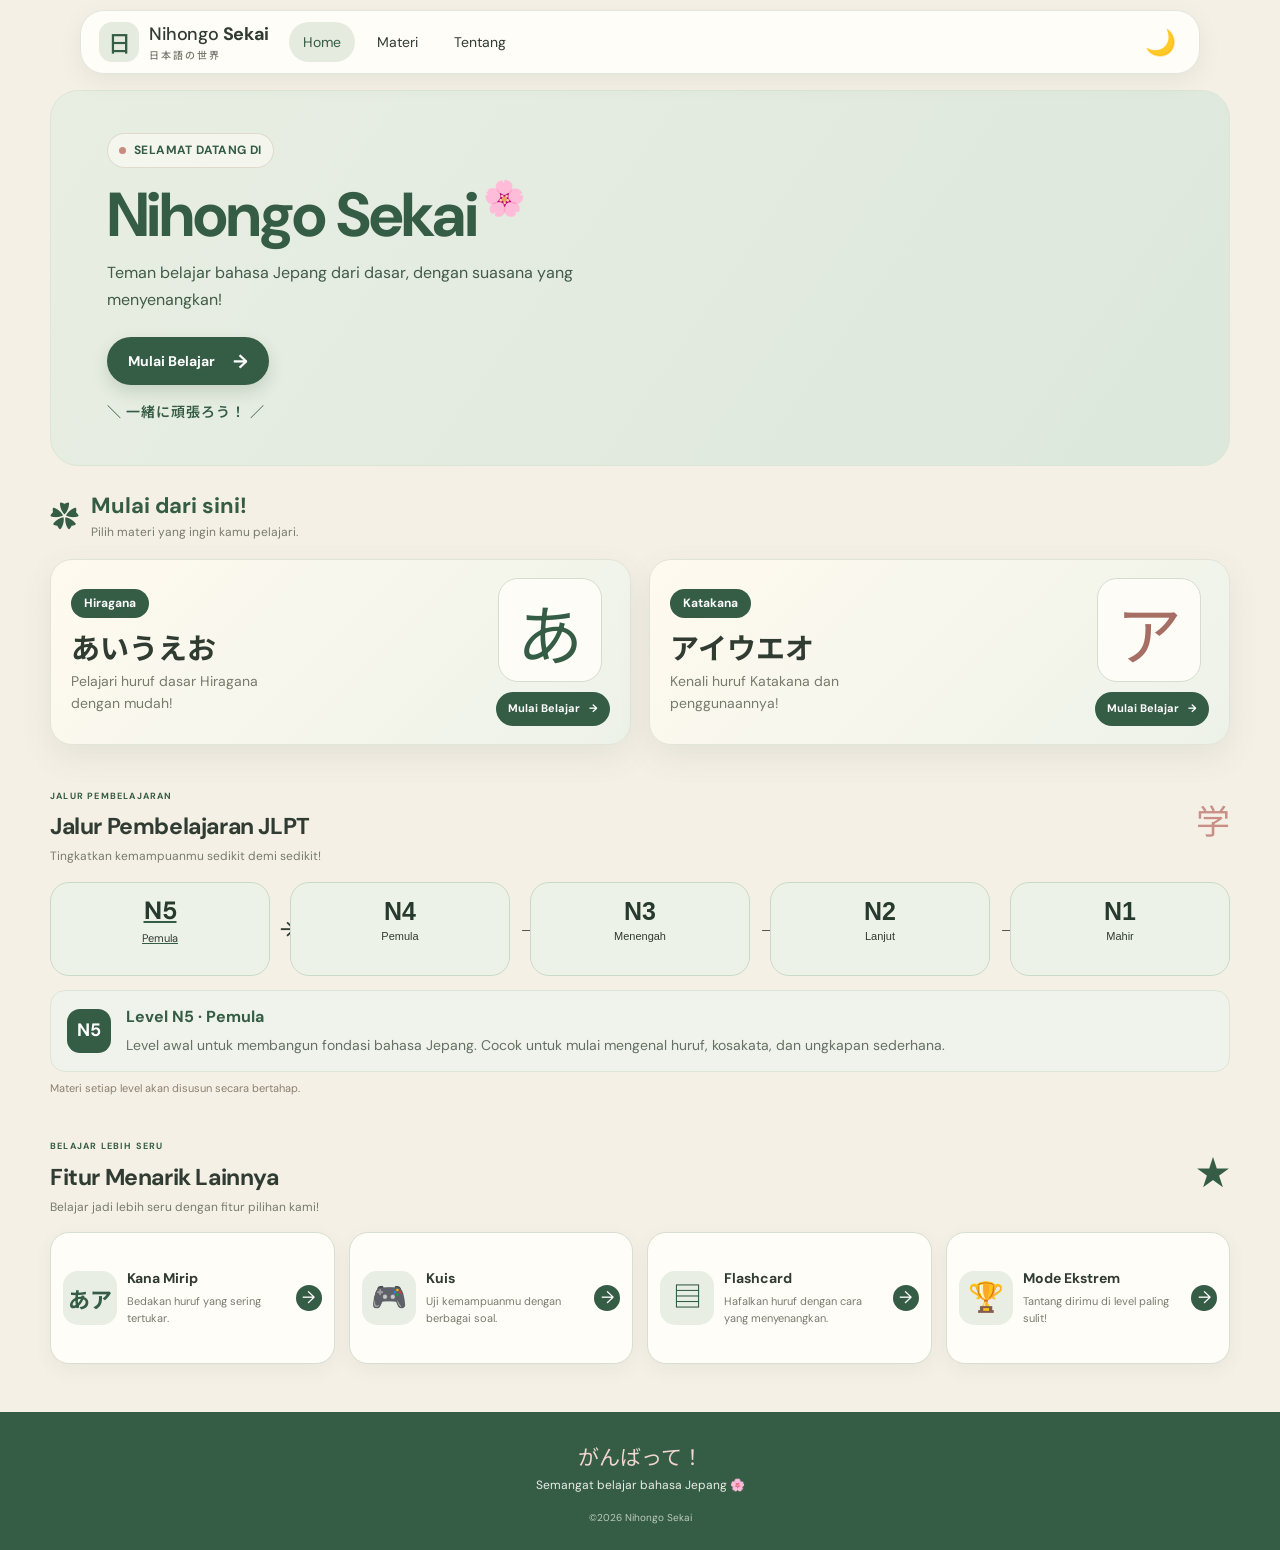
<file: Nihongo-Sekai/index.html>
<!DOCTYPE html>
<html lang="id">
<head>
  <meta charset="UTF-8">
  <meta name="viewport" content="width=device-width, initial-scale=1.0">
  <meta name="theme-color" content="#355C45">
  <meta name="description" content="Nihongo Sekai — teman belajar bahasa Jepang dari dasar dengan suasana yang menyenangkan.">

  <title>Nihongo Sekai — Selamat Datang</title>

  <!-- FONT -->
  <link rel="preconnect" href="https://fonts.googleapis.com">
  <link rel="preconnect" href="https://fonts.gstatic.com" crossorigin>
  <link href="https://fonts.googleapis.com/css2?family=DM+Sans:wght@400;500;600;700&family=Noto+Sans+JP:wght@500;600;700&display=swap" rel="stylesheet">

  <!-- CSS UTAMA -->
  <link rel="stylesheet" href="css/style.css">
</head>

<body>

  <!-- HEADER BARU — NAVIGASI UTAMA -->
  <header class="site-header" id="home">
    <nav class="navbar" aria-label="Navigasi utama">

      <!-- LOGO -->
      <a class="logo" href="#home" aria-label="Nihongo Sekai, kembali ke beranda">
        <span class="logo-mark" aria-hidden="true">日</span>
        <span>
          Nihongo <strong>Sekai</strong>
          <small>日本語の世界</small>
        </span>
      </a>

      <div class="nav-links" id="navLinks">
        <a class="active" href="#home">Home</a>
        <a href="materi.html">Materi</a>
        <a href="tentang.html">Tentang</a>
      </div>
      <div class="nav-actions">
        <!-- DARK MODE BARU -->
        <button class="theme-toggle" id="themeToggle" type="button" aria-label="Aktifkan mode gelap">
          <span id="themeIcon">🌙</span>
        </button>

        <!-- HAMBURGER -->
        <button class="menu-toggle" id="menuToggle" type="button" aria-label="Buka menu" aria-controls="navLinks" aria-expanded="false">
          ☰
        </button>
      </div>
    </nav>
  </header>


  <!-- MAIN — KONTEN UTAMA -->
  <main>

    <!-- HERO BARU — TEKS KIRI, ILUSTRASI KANAN -->
    <section class="hero page-width" aria-labelledby="heroTitle">

      <div class="hero-copy">

        <span class="eyebrow">
          <span class="eyebrow-dot" aria-hidden="true"></span>
          SELAMAT DATANG DI
        </span>

        <h1 id="heroTitle">
          Nihongo Sekai<span>🌸</span>
        </h1>

        <p class="hero-description">
          Teman belajar bahasa Jepang dari dasar,
          dengan suasana yang menyenangkan!
        </p>

        <!-- TOMBOL MULAI BELAJAR -->
        <a class="primary-button" href="#mulai-belajar">
          Mulai Belajar
          <span aria-hidden="true">→</span>
        </a>

        <p class="hero-note">＼ 一緒に頑張ろう！ ／</p>

      </div>

      <!-- AREA ILUSTRASI HERO — BACKGROUND MENYUSUL -->
      <div class="hero-visual" aria-hidden="true"></div>

    </section>


    <!-- KONTEN BERANDA -->
    <div class="page-width home-content">

      <!-- MULAI DARI SINI — PILIHAN MATERI -->
      <section
        class="home-section"
        id="mulai-belajar"
        aria-labelledby="learningTitle"
      >

        <div class="learning-heading">
          <span class="learning-heading-mark" aria-hidden="true">✿</span>

          <div>
            <h2 id="learningTitle">Mulai dari sini!</h2>
            <p>Pilih materi yang ingin kamu pelajari.</p>
          </div>
        </div>

        <!-- KARTU MATERI -->
        <div class="learning-materials">

          <!-- KARTU HIRAGANA -->
          <a class="item item-hiragana learning-card" href="hiragana.html">

            <div class="learning-card-copy">
              <span class="learning-card-label">Hiragana</span>
              <h3>あいうえお</h3>
              <p>Pelajari huruf dasar Hiragana dengan mudah!</p>
            </div>

            <span class="item-symbol learning-card-symbol" aria-hidden="true">
              あ
            </span>

            <span class="learning-card-action">
              Mulai Belajar
              <span aria-hidden="true">→</span>
            </span>

          </a>


          <!-- KARTU KATAKANA -->
          <a class="item item-katakana learning-card" href="katakana.html">

            <div class="learning-card-copy">
              <span class="learning-card-label">Katakana</span>
              <h3>アイウエオ</h3>
              <p>Kenali huruf Katakana dan penggunaannya!</p>
            </div>

            <span class="item-symbol learning-card-symbol" aria-hidden="true">
              ア
            </span>

            <span class="learning-card-action">
              Mulai Belajar
              <span aria-hidden="true">→</span>
            </span>

          </a>

        </div>
      </section>


      <!-- JALUR PEMBELAJARAN JLPT — N5 SAMPAI N1 -->
      <section
        class="jlpt-section home-section"
        aria-labelledby="jlptTitle"
      >

        <div class="section-heading">

          <div>
            <span class="section-kicker">JALUR PEMBELAJARAN</span>

            <h2 id="jlptTitle">Jalur Pembelajaran JLPT</h2>

            <p>Tingkatkan kemampuanmu sedikit demi sedikit!</p>
          </div>

          <span class="heading-flower" aria-hidden="true">学</span>

        </div>


        <!-- PILIHAN LEVEL JLPT -->
        <div class="jlpt-grid jlpt-path">

          <!-- MATERI BARU — TOMBOL MENUJU HALAMAN N5 -->
          <a href="n5.html" class="level-card">
            <strong>N5</strong>
            <span>Pemula</span>
          </a>

          <button
            class="level-card"
            type="button"
            data-level="N4"
            aria-pressed="false"
          >
            <strong>N4</strong>
            <span>Pemula</span>
          </button>

          <button
            class="level-card"
            type="button"
            data-level="N3"
            aria-pressed="false"
          >
            <strong>N3</strong>
            <span>Menengah</span>
          </button>

          <button
            class="level-card"
            type="button"
            data-level="N2"
            aria-pressed="false"
          >
            <strong>N2</strong>
            <span>Lanjut</span>
          </button>

          <button
            class="level-card"
            type="button"
            data-level="N1"
            aria-pressed="false"
          >
            <strong>N1</strong>
            <span>Mahir</span>
          </button>

        </div>


        <!-- INFORMASI LEVEL — DIGUNAKAN OLEH materi.js -->
        <div class="level-info" id="levelInfo" aria-live="polite">

          <span class="level-info-mark">N5</span>

          <div>
            <strong>Level N5 · Pemula</strong>

            <p>
              Level awal untuk membangun fondasi bahasa Jepang.
              Cocok untuk mulai mengenal huruf, kosakata,
              dan ungkapan sederhana.
            </p>
          </div>

        </div>

        <p class="coming-note">
          Materi setiap level akan disusun secara bertahap.
        </p>

      </section>


      <!-- FITUR MENARIK LAINNYA -->
      <section
        class="features-section home-section"
        id="fitur-unggulan"
        aria-labelledby="featuresTitle"
      >

        <div class="section-heading">

          <div>
            <span class="section-kicker">BELAJAR LEBIH SERU</span>

            <h2 id="featuresTitle">Fitur Menarik Lainnya</h2>

            <p>Belajar jadi lebih seru dengan fitur pilihan kami!</p>
          </div>

          <span
            class="heading-flower feature-heading-mark"
            aria-hidden="true"
          >★</span>

        </div>


        <!-- DAFTAR FITUR -->
        <div class="features-grid">

          <!-- FITUR KANA MIRIP — HALAMAN MENYUSUL -->
          <a href="kana-mirip.html" class="feature-card" id="kana-mirip">
            
            <span class="feature-card-icon kana-mirip-icon" aria-hidden="true">
              あア
            </span>
            
            <div class="feature-card-copy">
              <h3>Kana Mirip</h3>
              <p>Bedakan huruf yang sering tertukar.</p>
            </div>

            <span class="feature-card-arrow" aria-hidden="true">→</span>

          </a>

          <!-- FITUR KUIS -->
          <a class="feature-card" href="quiz-hiragana.html">

            <span class="feature-card-icon" aria-hidden="true">🎮</span>

            <div class="feature-card-copy">
              <h3>Kuis</h3>
              <p>Uji kemampuanmu dengan berbagai soal.</p>
            </div>

            <span class="feature-card-arrow" aria-hidden="true">→</span>

          </a>


          <!-- FITUR FLASHCARD — FUNGSI MENYUSUL -->
          <article class="feature-card">

            <span class="feature-card-icon" aria-hidden="true">▤</span>

            <div class="feature-card-copy">
              <h3>Flashcard</h3>
              <p>Hafalkan huruf dengan cara yang menyenangkan.</p>
            </div>

            <span class="feature-card-arrow" aria-hidden="true">→</span>

          </article>


          <!-- FITUR MODE EKSTREM — FUNGSI MENYUSUL -->
          <article class="feature-card">

            <span class="feature-card-icon" aria-hidden="true">🏆</span>

            <div class="feature-card-copy">
              <h3>Mode Ekstrem</h3>
              <p>Tantang dirimu di level paling sulit!</p>
            </div>

            <span class="feature-card-arrow" aria-hidden="true">→</span>

          </article>

        </div>
      </section>


      <!-- PROGRES BELAJAR — DISEMBUNYIKAN SEMENTARA -->
      <section
        class="progress-section home-section"
        aria-labelledby="progressTitle"
        hidden
      >

        <div class="progress-main">

          <div class="progress-heading">
            <span class="progress-heading-icon" aria-hidden="true">▥</span>

            <div>
              <h2 id="progressTitle">Progres Belajarmu</h2>
              <p>Terus semangat, kamu sudah sejauh ini!</p>
            </div>
          </div>


          <div class="progress-meter">

            <div
              class="progress-track"
              role="progressbar"
              aria-label="Contoh progres belajar"
              aria-valuemin="0"
              aria-valuemax="100"
              aria-valuenow="60"
            >
              <span></span>
            </div>

            <strong>60%</strong>

          </div>

          <p class="progress-demo-note">
            Contoh tampilan — belum terhubung ke data belajar.
          </p>

        </div>


        <p class="progress-quote">
          “Belajar hari ini,<br>
          untuk petualangan di Jepang nanti.”
          <span aria-hidden="true">♥</span>
        </p>

        <!-- AREA MASKOT PROGRES — ILUSTRASI MENYUSUL -->
        <div class="progress-visual" aria-hidden="true"></div>

      </section>
      <!-- AKHIR PROGRES BELAJAR — AKTIFKAN NANTI -->

    </div>
    <!-- AKHIR KONTEN BERANDA -->

  </main>


  <!-- FOOTER — ILUSTRASI/ORNAMEN MENYUSUL -->
  <!-- FOOTER — VERSI SEMULA -->
  <footer class="footer">
    <p class="footer-jp">がんばって！</p>
    <p>Semangat belajar bahasa Jepang 🌸</p>

    <small>©<span id="year">2026</span>
    Nihongo Sekai
  </small>
</footer>


  <!-- JAVASCRIPT UTAMA -->
  <script src="js/script.js"></script>
  <script src="js/materi.js"></script>

</body>
</html>
</file>
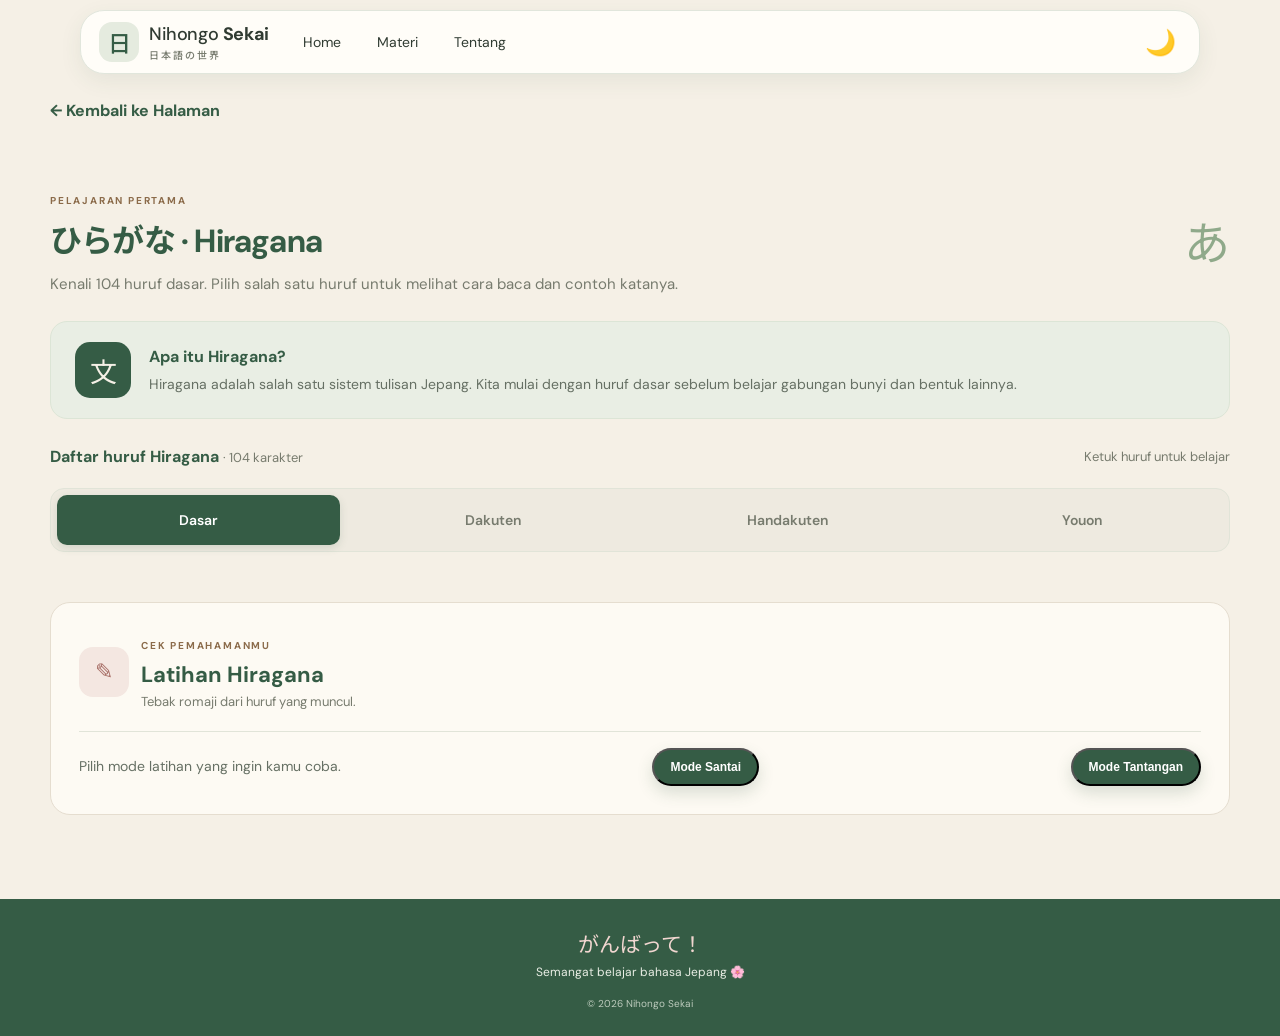
<file: Nihongo-Sekai/hiragana.html>
<!DOCTYPE html>
<html lang="id">
<head>
  <meta charset="UTF-8">
  <meta name="viewport" content="width=device-width, initial-scale=1.0">
  <meta name="theme-color" content="#355C45">
  <meta name="description" content="Nihongo Sekai — teman belajar bahasa Jepang dari dasar dengan suasana yang menyenangkan.">
  <title>Belajar Hiragana — Nihongo Sekai</title>
  <link rel="preconnect" href="https://fonts.googleapis.com">
  <link rel="preconnect" href="https://fonts.gstatic.com" crossorigin>
  <link href="https://fonts.googleapis.com/css2?family=DM+Sans:wght@400;500;600;700&family=Noto+Sans+JP:wght@500;600;700&display=swap" rel="stylesheet">
  <link rel="stylesheet" href="css/style.css">
</head>
<body>
  <header class="site-header" id="home">
    <nav class="navbar" aria-label="Navigasi utama">
      <a class="logo" href="index.html" aria-label="Nihongo Sekai, kembali ke beranda">
        <span class="logo-mark" aria-hidden="true">日</span>
        <span>Nihongo <strong>Sekai</strong><small>日本語の世界</small></span>
      </a>

      <div class="nav-links" id="navLinks">
        <a href="index.html">Home</a>
        <a href="materi.html">Materi</a>
        <a href="tentang.html">Tentang</a>
      </div>
      <div class="nav-actions">
        <!-- DARK MODE BARU -->
        <button class="theme-toggle" id="themeToggle" type="button" aria-label="Aktifkan mode gelap">
          <span id="themeIcon">🌙</span>
        </button>

        <!-- HAMBURGER -->
        <button class="menu-toggle" id="menuToggle" type="button" aria-label="Buka menu" aria-controls="navLinks" aria-expanded="false">
          ☰
        </button>
      </div>
    </nav>
  </header>

  <main>
    <div class="page-width" style="padding-top:24px">
      <a class="back-link" href="index.html">← Kembali ke Halaman</a>
    </div>
    <section class="hiragana-section page-width" id="hiragana" aria-labelledby="hiraganaTitle">
      <div class="section-heading hiragana-heading">
        <div>
          <span class="section-kicker">PELAJARAN PERTAMA</span>
          <h2 id="hiraganaTitle">ひらがな · Hiragana</h2>
          <p>Kenali 104 huruf dasar. Pilih salah satu huruf untuk melihat cara baca dan contoh katanya.</p>
        </div>
        <span class="heading-flower" aria-hidden="true">あ</span>
      </div>

      <div class="lesson-intro">
        <span class="lesson-intro-mark" aria-hidden="true">文</span>
        <div><strong>Apa itu Hiragana?</strong><p>Hiragana adalah salah satu sistem tulisan Jepang. Kita mulai dengan huruf dasar sebelum belajar gabungan bunyi dan bentuk lainnya.</p></div>
      </div>

      <div class="kana-toolbar">
        <div>
          <strong>Daftar huruf Hiragana</strong>
          <span id="kanaCount"> · 104 karakter</span>
        </div>
        <span class="tap-hint">Ketuk huruf untuk belajar</span>
      </div>

      <div class="kana-tabs" role="tablist" aria-label="Kategori Hiragana">
      <button class="kana-tab active" type="button"
        data-category="basic" aria-selected="true">
        Dasar
      </button>

      <button class="kana-tab" type="button"
        data-category="dakuten" aria-selected="false">
        Dakuten
      </button>

      <button class="kana-tab" type="button"
        data-category="handakuten" aria-selected="false">
        Handakuten
      </button>
      
      <button class="kana-tab" type="button"
        data-category="youon" aria-selected="false">
        Youon
      </button>

</div>

      <div class="kana-grid" id="kanaGrid"
      aria-label="Daftar huruf Hiragana"></div>
      <!-- HINA BARU — DETAIL HURUF DISEMBUNYIKAN SAAT AWAL -->
      
      <!-- HIRAGANA BARU — DETAIL HURUF + PANEL STROKE ORDER -->
      <article class="kana-detail" id="kanaDetail" aria-live="polite" hidden>
          <div class="kana-detail-character" id="detailKana">あ</div>

          <div class="kana-detail-copy">
            <span class="detail-label">HURUF YANG DIPILIH</span>
            <h3 id="detailRomaji">a</h3>

            <p id="detailDescription">
            Dibaca seperti bunyi “a” pada kata “anak”.
            </p>

          <div class="example-word">
            <span>CONTOH KATA</span>
              <strong id="detailWord">あさ · asa</strong>
            <small id="detailMeaning">pagi</small>
          </div>

          <!-- HIRAGANA BARU — AREA ANIMASI URUTAN CORETAN -->
          <div class="stroke-order-panel" id="strokeOrderPanel">
            <h4>URUTAN CORETAN</h4>

          <div class="stroke-order-animation" id="strokeAnimation">
            <!-- Animasi huruf akan ditampilkan melalui JavaScript -->
          </div>

          <p class="stroke-order-info" id="strokeInfo">
            Pelajari urutan penulisan huruf Jepang.
          </p>

            <button type="button" id="replayStroke">
        ↻ Ulangi Animasi
            </button>
          </div>
        </div>
      </article>

      <section class="hiragana-quiz" aria-labelledby="quizTitle">
        <div class="quiz-heading"><span class="quiz-icon" aria-hidden="true">✎</span><div><span class="section-kicker">CEK PEMAHAMANMU</span><h3 id="quizTitle">Latihan Hiragana</h3><p>Tebak romaji dari huruf yang muncul.</p></div></div>
        
<div class="quiz-content">

  <!-- HALAMAN 1: PILIH MODE -->
  <div class="quiz-start" id="quizStart">
    <p>Pilih mode latihan yang ingin kamu coba.</p>

    <button class="primary-button quiz-start-button"
      id="startRelaxedQuiz" type="button">
      Mode Santai
    </button>

    <button class="primary-button quiz-start-button"
      id="startChallengeQuiz" type="button">
      Mode Tantangan
    </button>
  </div>

  <!-- HALAMAN 2: PILIH JUMLAH SOAL -->
  <div id="quizCountSelect" hidden>
    <h3>Pilih Jumlah Soal</h3>
    <p id="quizModeDescription"></p>

    <div class="quiz-count-options">
      <button type="button" data-count="10">10 Soal</button>
      <button type="button" data-count="20">20 Soal</button>
      <button type="button" data-count="30">30 Soal</button>
      <button type="button" data-count="40">40 Soal</button>
      <button type="button" data-count="50">50 Soal</button>
      <button type="button" data-count="60">60 Soal</button>
      <button type="button" data-count="70">70 Soal</button>
      <button type="button" data-count="80">80 Soal</button>
      <button type="button" data-count="90">90 Soal</button>
      <button type="button" data-count="100">100 Soal</button>
    </div>

    <button type="button" id="backToQuizMode">
      ← Kembali
    </button>
  </div>

  <!-- HALAMAN 3: QUIZ -->
  <div id="quizContent" hidden></div>

</div>


      </section>
    </section>

  </main>
  <footer class="footer">
    <p class="footer-jp">がんばって！</p>
    <p>Semangat belajar bahasa Jepang 🌸</p>
    <small>© <span id="year">2026</span> Nihongo Sekai</small>
  </footer>
  <!-- COMMON — SCRIPT UTAMA -->
    <script src="js/script.js"></script>

<!-- HINA BARU — SCRIPT HIRAGANA -->
    <script src="js/hiragana.js"></script>
</body>
</html>
</file>
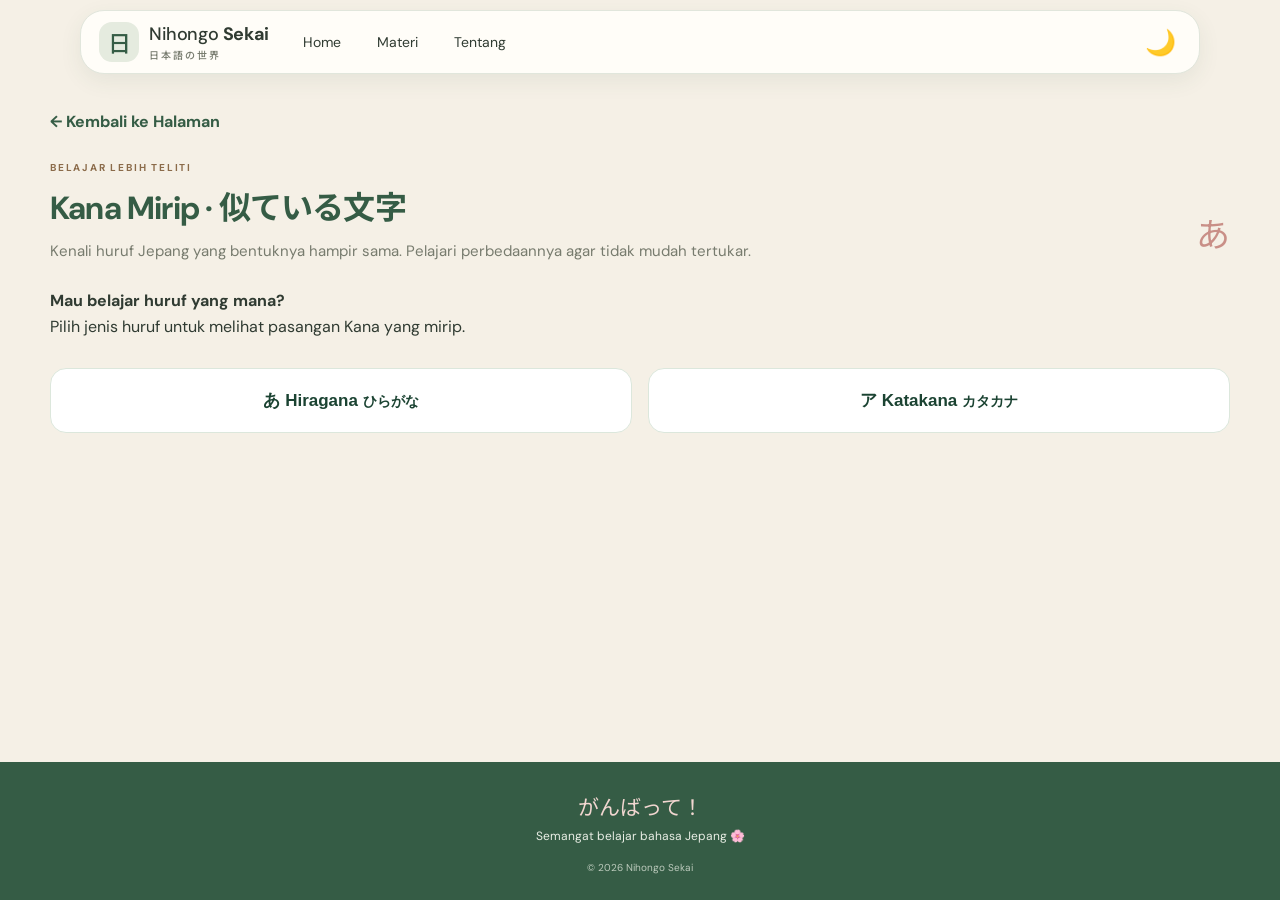
<file: Nihongo-Sekai/kana-mirip.html>
<!DOCTYPE html>
<html lang="id">
<head>
  <meta charset="UTF-8">
  <meta name="viewport" content="width=device-width, initial-scale=1.0">
  <meta name="theme-color" content="#355C45">
  <meta name="description" content="Belajar membedakan huruf Hiragana dan Katakana yang mirip di Nihongo Sekai.">

  <title>Kana Mirip — Nihongo Sekai</title>

  <link rel="preconnect" href="https://fonts.googleapis.com">
  <link rel="preconnect" href="https://fonts.gstatic.com" crossorigin>
  <link href="https://fonts.googleapis.com/css2?family=DM+Sans:wght@400;500;600;700&family=Noto+Sans+JP:wght@500;600;700&display=swap" rel="stylesheet">

  <link rel="stylesheet" href="css/style.css">
</head>

<body>

  <!-- KANA MIRIP BARU — HEADER -->
  <header class="site-header" id="home">
    <nav class="navbar" aria-label="Navigasi utama">

      <a class="logo" href="index.html" aria-label="Nihongo Sekai, kembali ke beranda">
        <span class="logo-mark" aria-hidden="true">日</span>
        <span>
          Nihongo <strong>Sekai</strong>
          <small>日本語の世界</small>
        </span>
      </a>

      <div class="nav-links" id="navLinks">
        <a href="index.html">Home</a>
        <a href="materi.html">Materi</a>
        <a href="tentang.html">Tentang</a>
      </div>
      <div class="nav-actions">
        <!-- DARK MODE BARU -->
        <button class="theme-toggle" id="themeToggle" type="button" aria-label="Aktifkan mode gelap">
          <span id="themeIcon">🌙</span>
        </button>

        <!-- HAMBURGER -->
        <button class="menu-toggle" id="menuToggle" type="button" aria-label="Buka menu" aria-controls="navLinks" aria-expanded="false">
          ☰
        </button>
      </div>
    </nav>
  </header>

  <main>

    <!-- KANA MIRIP BARU — KONTEN UTAMA -->
    <section class="kana-mirip-section page-width" id="kanaMirip">

      <div class="kana-mirip-back">
        <a class="back-link" href="index.html">← Kembali ke Halaman</a>
      </div>

      <!-- KANA MIRIP BARU — JUDUL UTAMA -->
      <div class="section-heading kana-mirip-heading">
        <div>
          <span class="section-kicker">BELAJAR LEBIH TELITI</span>
          <h2>Kana Mirip · 似ている文字</h2>
          <p>
            Kenali huruf Jepang yang bentuknya hampir sama.
            Pelajari perbedaannya agar tidak mudah tertukar.
          </p>
        </div>

        <span class="heading-flower" aria-hidden="true">あ</span>
      </div>

      <!-- KANA MIRIP BARU — PILIH JENIS KANA -->
      <div class="kana-mirip-intro">
        <strong>Mau belajar huruf yang mana?</strong>
        <p>Pilih jenis huruf untuk melihat pasangan Kana yang mirip.</p>

        <div class="kana-type-options" role="group" aria-label="Pilih jenis Kana">

          <button class="kana-type-button"
            id="chooseHiragana" type="button" data-type="hiragana"
            aria-pressed="false">
            <span>あ</span>
            <strong>Hiragana</strong>
            <small>ひらがな</small>
          </button>

          <button class="kana-type-button"
            id="chooseKatakana" type="button" data-type="katakana"
            aria-pressed="false">
            <span>ア</span>
            <strong>Katakana</strong>
            <small>カタカナ</small>
          </button>

        </div>
      </div>

      <!-- KANA MIRIP BARU — DAFTAR PASANGAN -->
      <div class="similar-kana-area">

        <!-- JUDUL DAFTAR DISEMBUNYIKAN SAAT PERTAMA MASUK -->
        <div class="kana-mirip-toolbar" id="similarPairHeading" hidden>
          <div>
            <span class="section-kicker">PILIH PASANGAN</span>
            <h3 id="pairListTitle">Pasangan Kana</h3>
          </div>

          <span class="tap-hint">Ketuk untuk mempelajari</span>
        </div>

        <!-- DAFTAR PASANGAN DISEMBUNYIKAN SAAT PERTAMA MASUK -->
        <div class="similar-kana-grid" id="similarKanaGrid" hidden></div>

      </div>

      <!-- KANA MIRIP BARU — PENJELASAN PASANGAN -->
      <article class="similar-kana-detail" id="similarKanaDetail"
        hidden aria-live="polite">

        <div class="kana-detail-heading">
          <span class="section-kicker">KENALI PERBEDAANNYA</span>
          <h3 id="similarDetailTitle">Perbedaan Huruf</h3>
          <p id="similarDetailIntro">
            Perhatikan bentuk kedua huruf berikut.
          </p>
        </div>

        <div class="similar-kana-comparison">

          <div class="similar-kana-character">
            <span class="similar-kana-symbol" id="similarKanaFirst">ぬ</span>
            <strong id="similarKanaFirstRomaji">NU</strong>
            <small>Huruf pertama</small>
          </div>

          <div class="similar-kana-divider">VS</div>

          <div class="similar-kana-character">
            <span class="similar-kana-symbol" id="similarKanaSecond">め</span>
            <strong id="similarKanaSecondRomaji">ME</strong>
            <small>Huruf kedua</small>
          </div>

        </div>

        <div class="similar-kana-explanation">
          <div>
            <strong>Perbedaan bentuk</strong>
            <p id="similarDifference">
              Penjelasan perbedaan kedua huruf akan muncul di sini.
            </p>
          </div>

          <div>
            <strong>Tips mengingat</strong>
            <p id="similarMemoryTip">
              Tips mengingat kedua huruf akan muncul di sini.
            </p>
          </div>
        </div>

        <!-- KANA MIRIP BARU — TOMBOL MENUJU KUIS -->
        <button class="primary-button" id="startSimilarQuiz" type="button">
          Coba Kuis Pasangan Ini →
        </button>

      </article>

      <!-- KANA MIRIP BARU — AREA KUIS -->
      <section class="similar-kana-quiz" id="similarKanaQuiz"
        aria-labelledby="similarQuizTitle" hidden>

        <div class="quiz-heading">
          <span class="quiz-icon" aria-hidden="true">✎</span>
          <div>
            <span class="section-kicker">UJI PEMAHAMANMU</span>
            <h3 id="similarQuizTitle">Kuis Kana Mirip</h3>
            <p>Pilih romaji yang sesuai dengan huruf di bawah ini.</p>
          </div>
        </div>

        <div class="similar-quiz-content">

          <!-- KANA MIRIP BARU — INFORMASI SOAL -->
          <div class="similar-quiz-progress">
            <span id="similarQuestionNumber">Soal 1</span>
            <span id="similarQuizScore">Poin: 0</span>
          </div>

          <!-- KANA MIRIP BARU — PEMBUNGKUS PERTANYAAN -->
          <div class="similar-quiz-question" id="similarQuizQuestion">

            <span class="detail-label">HURUF APAKAH INI?</span>

            <div class="similar-quiz-kana" id="similarQuizKana">
              め
            </div>

            <div class="similar-quiz-options" id="similarQuizOptions"></div>

          </div>

          <!-- KANA MIRIP BARU — FEEDBACK JAWABAN -->
          <div class="similar-quiz-feedback" id="similarQuizFeedback"
            aria-live="polite" hidden>

            <h4 id="similarFeedbackTitle">Hebat!</h4>

            <p id="similarFeedbackMessage">
              Jawabanmu benar.
            </p>

            <div class="similar-feedback-explanation"
              id="similarFeedbackExplanation">
              Penjelasan jawaban akan muncul di sini.
            </div>

            <!-- KANA MIRIP BARU — LANJUT MANUAL -->
            <button class="primary-button" id="nextSimilarQuestion"
              type="button">
              Berikutnya →
            </button>

          </div>

          <!-- KANA MIRIP BARU — HASIL AKHIR -->
          <div class="similar-quiz-result" id="similarQuizResult" hidden>

            <span class="section-kicker">LATIHAN SELESAI</span>
            <h3>おめでとう！</h3>

            <p id="similarResultMessage">
              Kamu sudah menyelesaikan latihan.
            </p>

            <div class="similar-result-stats">
              <div>
                <strong id="similarFinalScore">0</strong>
                <span>Total Poin</span>
              </div>

              <div>
                <strong id="similarCorrectCount">0</strong>
                <span>Jawaban Benar</span>
              </div>

              <div>
                <strong id="similarWrongCount">0</strong>
                <span>Jawaban Salah</span>
              </div>
            </div>

            <button class="primary-button" id="retrySimilarQuiz"
              type="button">
              Ulangi Kuis
            </button>

          </div>

        </div>
      </section>

    </section>

  </main>

  <!-- KANA MIRIP BARU — FOOTER -->
  <footer class="footer">
    <p class="footer-jp">がんばって！</p>
    <p>Semangat belajar bahasa Jepang 🌸</p>
    <small>© <span id="year">2026</span> Nihongo Sekai</small>
  </footer>

  <!-- KANA MIRIP BARU — SCRIPT -->
  <script src="js/script.js"></script>
  <script src="js/kana-mirip.js"></script>

</body>
</html>
</file>
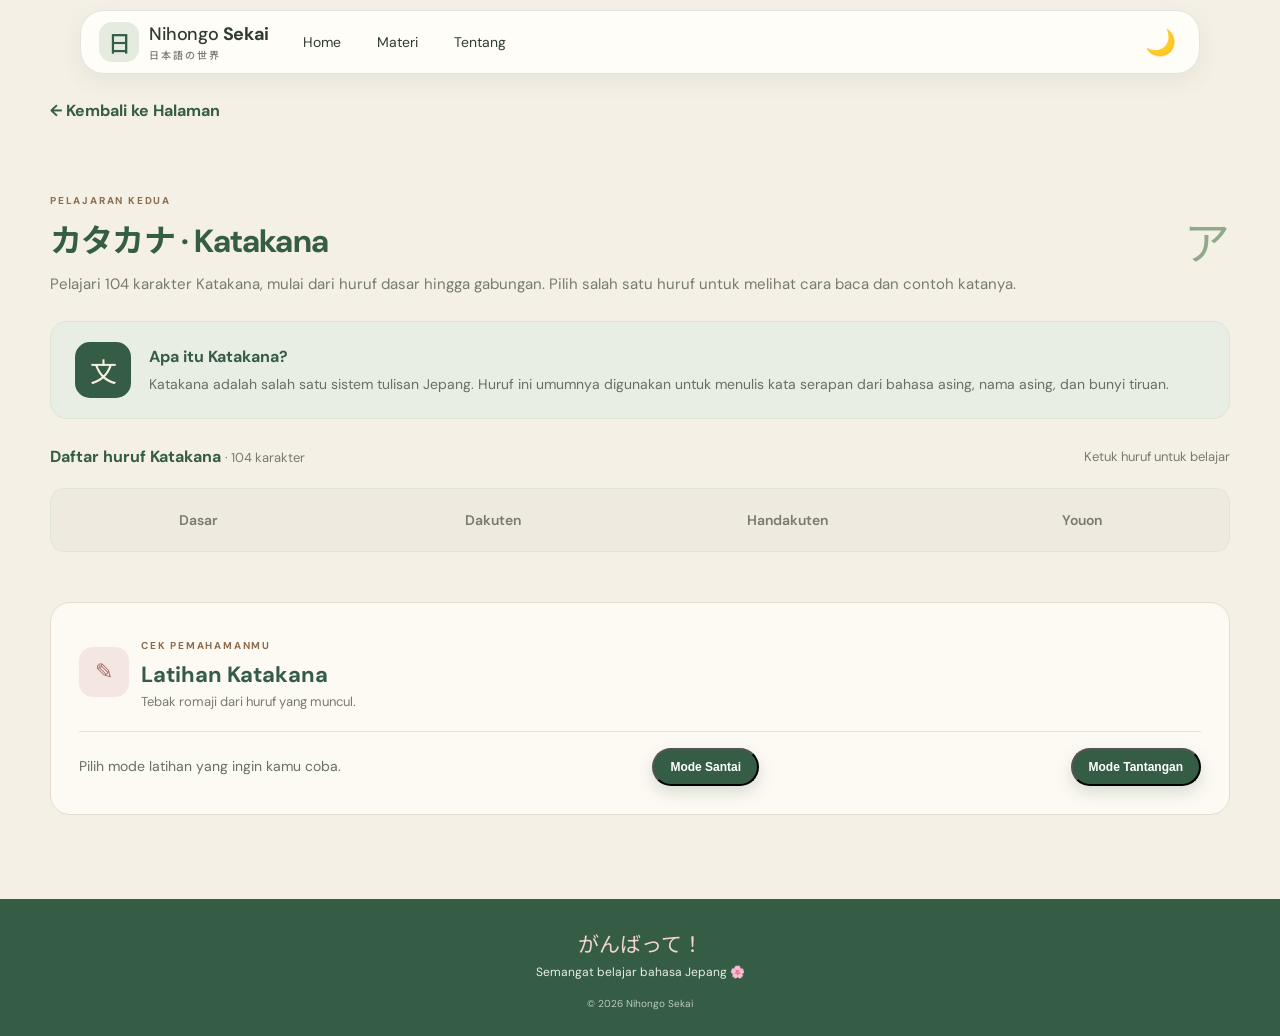
<file: Nihongo-Sekai/katakana.html>
<!DOCTYPE html>
<html lang="id">
<head>
  <meta charset="UTF-8">
  <meta name="viewport" content="width=device-width, initial-scale=1.0">
  <meta name="theme-color" content="#355C45">
  <meta name="description" content="Nihongo Sekai — teman belajar Katakana bahasa Jepang.">

  <title>Belajar Katakana — Nihongo Sekai</title>

  <link rel="preconnect" href="https://fonts.googleapis.com">
  <link rel="preconnect" href="https://fonts.gstatic.com" crossorigin>
  <link href="https://fonts.googleapis.com/css2?family=DM+Sans:wght@400;500;600;700&family=Noto+Sans+JP:wght@500;600;700&display=swap" rel="stylesheet">

  <link rel="stylesheet" href="css/style.css">
</head>
<body>

  <!-- KATAKANA BARU — HEADER DAN NAVIGASI -->
  <header class="site-header" id="home">
    <nav class="navbar" aria-label="Navigasi utama">
      <a class="logo" href="index.html" aria-label="Nihongo Sekai, kembali ke beranda">
        <span class="logo-mark" aria-hidden="true">日</span>
        <span>Nihongo <strong>Sekai</strong><small>日本語の世界</small></span>
      </a>

      <div class="nav-links" id="navLinks">
        <a href="index.html">Home</a>
        <a href="materi.html">Materi</a>
        <a href="tentang.html">Tentang</a>
      </div>
      <div class="nav-actions">
        <!-- DARK MODE BARU -->
        <button class="theme-toggle" id="themeToggle" type="button" aria-label="Aktifkan mode gelap">
          <span id="themeIcon">🌙</span>
        </button>

        <!-- HAMBURGER -->
        <button class="menu-toggle" id="menuToggle" type="button" aria-label="Buka menu" aria-controls="navLinks" aria-expanded="false">
          ☰
        </button>
      </div>
    </nav>
  </header>

  <main>

    <!-- KATAKANA BARU — TOMBOL KEMBALI -->
    <div class="page-width" style="padding-top:24px">
      <a class="back-link" href="index.html">← Kembali ke Halaman</a>
    </div>

    <!-- KATAKANA BARU — BAGIAN MATERI -->
    <section class="hiragana-section page-width" id="katakana"
      aria-labelledby="katakanaTitle">

      <div class="section-heading hiragana-heading">
        <div>
          <span class="section-kicker">PELAJARAN KEDUA</span>
          <h2 id="katakanaTitle">カタカナ · Katakana</h2>

          <!-- KATAKANA BARU — DESKRIPSI JUMLAH KARAKTER -->
          <p>Pelajari 104 karakter Katakana, mulai dari huruf dasar hingga gabungan. Pilih salah satu huruf untuk melihat cara baca dan contoh katanya.</p>
        </div>
        <span class="heading-flower" aria-hidden="true">ア</span>
      </div>

      <!-- KATAKANA BARU — PENJELASAN -->
      <div class="lesson-intro">
        <span class="lesson-intro-mark" aria-hidden="true">文</span>
        <div>
          <strong>Apa itu Katakana?</strong>
          <p>Katakana adalah salah satu sistem tulisan Jepang. Huruf ini umumnya digunakan untuk menulis kata serapan dari bahasa asing, nama asing, dan bunyi tiruan.</p>
        </div>
      </div>

      <!-- KATAKANA BARU — TOOLBAR -->
      <div class="kana-toolbar">
        <div>
          <strong>Daftar huruf Katakana</strong>
          <!-- KATAKANA BARU — JUMLAH HURUF -->
          <span id="kanaCount"> · 104 karakter</span>
        </div>
        <span class="tap-hint">Ketuk huruf untuk belajar</span>
      </div>

        
<!-- KATAKANA BARU — TAB KATEGORI -->

<div class="kana-tabs" aria-label="Kategori Katakana">

  <!-- KATAKANA BARU — TAB DASAR -->
  <button class="kana-tab" type="button"
    data-category="basic" aria-pressed="false">
    Dasar
  </button>

  <!-- KATAKANA BARU — TAB DAKUTEN -->
  <button class="kana-tab" type="button"
    data-category="dakuten" aria-pressed="false">
    Dakuten
  </button>

  <!-- KATAKANA BARU — TAB HANDAKUTEN -->
  <button class="kana-tab" type="button"
    data-category="handakuten" aria-pressed="false">
    Handakuten
  </button>

  <!-- KATAKANA BARU — TAB YOUON -->
  <button class="kana-tab" type="button"
    data-category="youon" aria-pressed="false">
    Youon
  </button>

      </div>

      <!-- KATAKANA BARU — GRID HURUF -->
      <div class="kana-grid" id="kanaGrid"
        aria-label="Daftar huruf Katakana"></div>


      <!-- KATAKANA BARU — DETAIL HURUF + PANEL STROKE ORDER -->
      <article class="kana-detail" id="kanaDetail" aria-live="polite" hidden>
        <div class="kana-detail-character" id="detailKana">ア</div>

        <div class="kana-detail-copy">
          <span class="detail-label">HURUF YANG DIPILIH</span>
          <h3 id="detailRomaji">a</h3>

          <p id="detailDescription">Dibaca seperti bunyi a.</p>

        <div class="example-word">
          <span>CONTOH KATA</span>
            <strong id="detailWord">アイス  </strong>
            <small id="detailMeaning">Es krim</small>
        </div>

        <!-- KATAKANA BARU — AREA ANIMASI URUTAN CORETAN -->
        <div class="stroke-order-panel" id="strokeOrderPanel">
          <h4>URUTAN CORETAN</h4>

        <div class="stroke-order-animation" id="strokeAnimation">
          <!-- Animasi ditampilkan melalui JavaScript -->
        </div>

            <p class="stroke-order-info" id="strokeInfo">
              Pelajari urutan penulisan huruf Jepang.
            </p>

            <button type="button" id="replayStroke">
               ↻ Ulangi Animasi
            </button>
          </div>
        </div>
      </article>


      <!-- KATAKANA BARU — BAGIAN LATIHAN -->
      <section class="hiragana-quiz" aria-labelledby="quizTitle">

        <div class="quiz-heading">
          <span class="quiz-icon" aria-hidden="true">✎</span>
          <div>
            <span class="section-kicker">CEK PEMAHAMANMU</span>
            <h3 id="quizTitle">Latihan Katakana</h3>
            <p>Tebak romaji dari huruf yang muncul.</p>
          </div>
        </div>

        <div class="quiz-content">

        <!-- KATAKANA BARU — TOMBOL PILIH MODE -->
        <div class="quiz-start" id="quizStart">
          <p>Pilih mode latihan yang ingin kamu coba.</p>

          <button class="primary-button quiz-start-button"
            id="startRelaxedKatakana" type="button">
            Mode Santai
          </button>

          <button class="primary-button quiz-start-button"
            id="startChallengeKatakana" type="button">
            Mode Tantangan
          </button>
        </div>
        </div>
      </section>

    </section>
  </main>

  <!-- KATAKANA BARU — FOOTER -->
  <footer class="footer">
    <p class="footer-jp">がんばって！</p>
    <p>Semangat belajar bahasa Jepang 🌸</p>
    <small>© <span id="year">2026</span> Nihongo Sekai</small>
  </footer>

  <!-- KATAKANA BARU — JAVASCRIPT -->
  <script src="js/script.js"></script>
  <script src="js/katakana.js"></script>

</body>
</html>
</file>
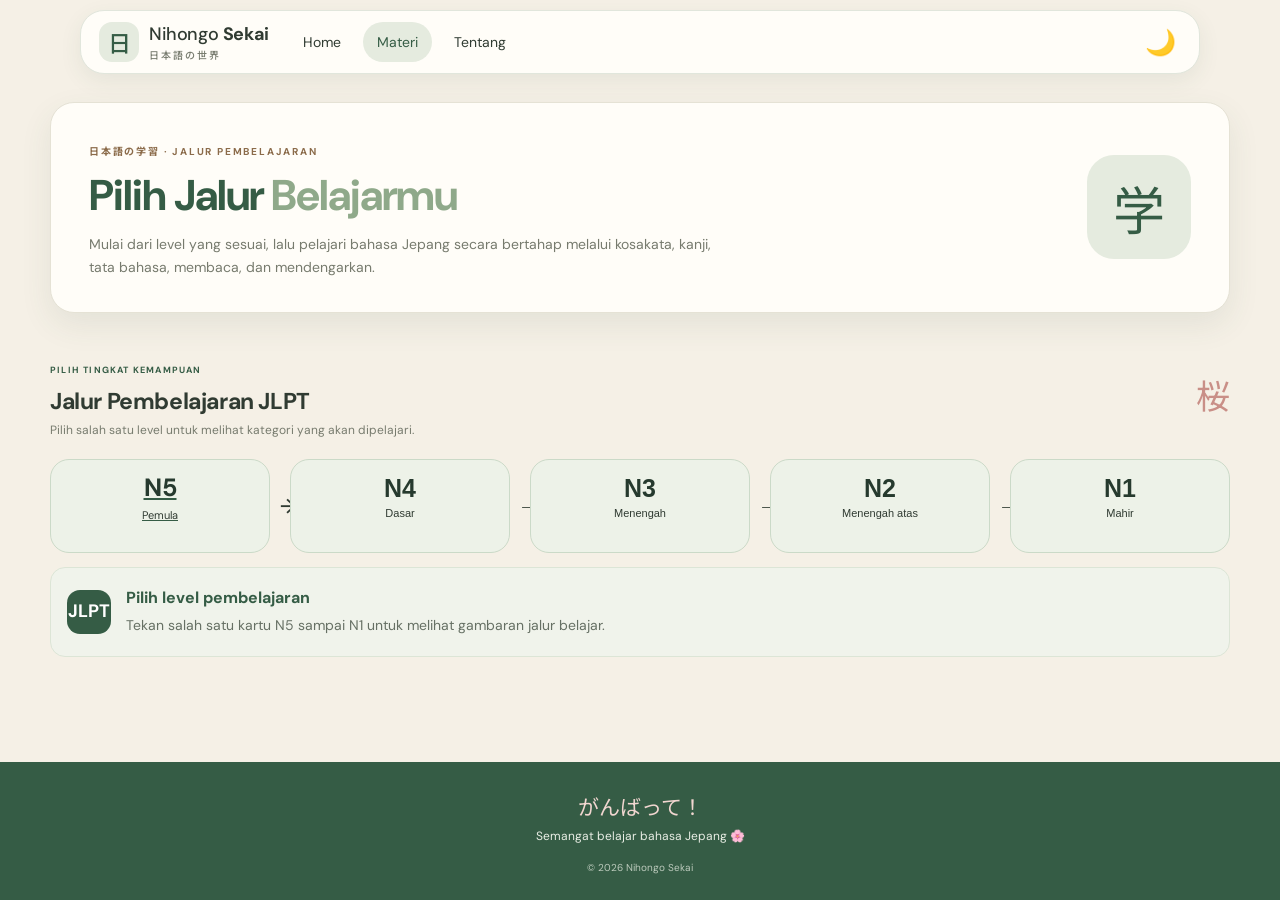
<file: Nihongo-Sekai/materi.html>
<!DOCTYPE html>
<html lang="id">
<head>
  <meta charset="UTF-8">
  <meta name="viewport" content="width=device-width, initial-scale=1.0">
  <meta name="theme-color" content="#355C45">
  <meta name="description" content="Pilih jalur pembelajaran JLPT N5 sampai N1 di Nihongo Sekai.">

  <title>Materi JLPT — Nihongo Sekai</title>

  <!-- MATERI BARU — FONT SAMA DENGAN HALAMAN V4.9 -->
  <link rel="preconnect" href="https://fonts.googleapis.com">
  <link rel="preconnect" href="https://fonts.gstatic.com" crossorigin>
  <link href="https://fonts.googleapis.com/css2?family=DM+Sans:wght@400;500;600;700&family=Noto+Sans+JP:wght@500;600;700&display=swap" rel="stylesheet">

  <!-- MATERI BARU — CSS UTAMA DAN CSS KHUSUS HALAMAN -->
  <link rel="stylesheet" href="css/style.css">
  <link rel="stylesheet" href="css/materi-page.css">
</head>

<body>

  <!-- MATERI BARU — HEADER MENGIKUTI STRUKTUR V4.9 -->
  <header class="site-header" id="home">
    <nav class="navbar" aria-label="Navigasi utama">
      <a class="logo" href="index.html" aria-label="Nihongo Sekai, kembali ke beranda">
        <span class="logo-mark" aria-hidden="true">日</span>
        <span>
          Nihongo <strong>Sekai</strong>
          <small>日本語の世界</small>
        </span>
      </a>

      <div class="nav-links" id="navLinks">
        <a href="index.html">Home</a>
        <a class="active" href="materi.html" aria-current="page">Materi</a>
        <a href="tentang.html">Tentang</a>
      </div>

      <div class="nav-actions">
        <!-- DARK MODE — FITUR BERSAMA -->
        <button class="theme-toggle" id="themeToggle" type="button" aria-label="Aktifkan mode gelap">
          <span id="themeIcon">🌙</span>
        </button>

        <!-- HAMBURGER — FITUR BERSAMA -->
        <button class="menu-toggle" id="menuToggle" type="button" aria-label="Buka menu" aria-controls="navLinks" aria-expanded="false">
          ☰
        </button>
      </div>
    </nav>
  </header>

  <main class="materi-main">

    <!-- MATERI BARU — PEMBUKA HALAMAN -->
    <section class="materi-hero page-width" aria-labelledby="materiTitle">
      <div class="materi-hero-copy">
        <span class="section-kicker">日本語の学習 · JALUR PEMBELAJARAN</span>
        <h1 id="materiTitle">Pilih Jalur <span>Belajarmu</span></h1>
        <p>
          Mulai dari level yang sesuai, lalu pelajari bahasa Jepang secara
          bertahap melalui kosakata, kanji, tata bahasa, membaca, dan mendengarkan.
        </p>
      </div>
      <span class="materi-hero-mark" aria-hidden="true">学</span>
    </section>

    <!-- MATERI BARU — PILIHAN LEVEL JLPT -->
    <section class="jlpt-section page-width materi-level-section" aria-labelledby="levelTitle">
      <div class="section-heading">
        <div>
          <span class="section-kicker">PILIH TINGKAT KEMAMPUAN</span>
          <h2 id="levelTitle">Jalur Pembelajaran JLPT</h2>
          <p>Pilih salah satu level untuk melihat kategori yang akan dipelajari.</p>
        </div>
        <span class="heading-flower" aria-hidden="true">桜</span>
      </div>

      <div class="jlpt-grid jlpt-path materi-level-grid" role="group" aria-label="Pilihan level JLPT">
        <!-- MATERI BARU — TOMBOL MENUJU HALAMAN N5 -->
          <a href="n5.html" class="level-card">
            <strong>N5</strong>
            <span>Pemula</span>
          </a>

        <button class="level-card" type="button" data-level="N4" aria-pressed="false">
          <strong>N4</strong>
          <span>Dasar</span>
        </button>

        <button class="level-card" type="button" data-level="N3" aria-pressed="false">
          <strong>N3</strong>
          <span>Menengah</span>
        </button>

        <button class="level-card" type="button" data-level="N2" aria-pressed="false">
          <strong>N2</strong>
          <span>Menengah atas</span>
        </button>

        <button class="level-card" type="button" data-level="N1" aria-pressed="false">
          <strong>N1</strong>
          <span>Mahir</span>
        </button>
      </div>

      <!-- MATERI BARU — INFORMASI LEVEL TERPILIH -->
      <div class="level-info materi-level-info" id="levelInfo" aria-live="polite">
        <span class="level-info-mark">JLPT</span>
        <div>
          <strong id="levelInfoTitle">Pilih level pembelajaran</strong>
          <p id="levelInfoDescription">
            Tekan salah satu kartu N5 sampai N1 untuk melihat gambaran jalur belajar.
          </p>
        </div>
      </div>

      <!-- MATERI BARU — LIMA KATEGORI, MUNCUL SETELAH LEVEL DIPILIH -->
      <section class="materi-categories" id="levelCategories" aria-labelledby="categoryTitle" hidden>
        <div class="materi-category-heading">
          <div>
            <span class="section-kicker">ISI PEMBELAJARAN</span>
            <h2 id="categoryTitle">Kategori Level N5</h2>
            <p>Lima bagian utama yang akan dipelajari secara bertahap.</p>
          </div>
          <span class="materi-category-mark" aria-hidden="true">五</span>
        </div>

        <div class="materi-category-grid">
          <article class="materi-category-card">
            <span class="materi-category-icon" aria-hidden="true">あ</span>
            <div>
              <h3>Kosakata</h3>
              <p>Mempelajari kata dan ungkapan berdasarkan kelompok tema.</p>
            </div>
            <span class="materi-category-note">Kategori belajar</span>
          </article>

          <article class="materi-category-card">
            <span class="materi-category-icon" aria-hidden="true">字</span>
            <div>
              <h3>Kanji</h3>
              <p>Mengenal bentuk, cara baca, arti, dan penggunaan kanji.</p>
            </div>
            <span class="materi-category-note">Kategori belajar</span>
          </article>

          <article class="materi-category-card">
            <span class="materi-category-icon" aria-hidden="true">文</span>
            <div>
              <h3>Tata Bahasa</h3>
              <p>Memahami partikel, pola kalimat, dan cara penggunaannya.</p>
            </div>
            <span class="materi-category-note">Kategori belajar</span>
          </article>

          <article class="materi-category-card">
            <span class="materi-category-icon" aria-hidden="true">読</span>
            <div>
              <h3>Membaca</h3>
              <p>Berlatih memahami kalimat, teks pendek, dan informasi tertulis.</p>
            </div>
            <span class="materi-category-note">Kategori belajar</span>
          </article>

          <article class="materi-category-card">
            <span class="materi-category-icon" aria-hidden="true">聴</span>
            <div>
              <h3>Mendengarkan</h3>
              <p>Berlatih memahami pengucapan, percakapan, dan informasi lisan.</p>
            </div>
            <span class="materi-category-note">Kategori belajar</span>
          </article>
        </div>

        <p class="coming-note materi-coming-note">
          Bab, materi, latihan, pembahasan, dan penanda perkembangan akan
          dihubungkan pada tahap pengembangan kategori berikutnya.
        </p>
      </section>
    </section>

  </main>

  <!-- MATERI BARU — FOOTER MENGIKUTI V4.9 -->
  <footer class="footer">
    <p class="footer-jp">がんばって！</p>
    <p>Semangat belajar bahasa Jepang 🌸</p>
    <small>© <span id="year">2026</span> Nihongo Sekai</small>
  </footer>

  <!-- MATERI BARU — SCRIPT BERSAMA DAN SCRIPT KHUSUS HALAMAN -->
  <script src="js/script.js"></script>
  <script src="js/materi-page.js"></script>

</body>
</html>
</file>
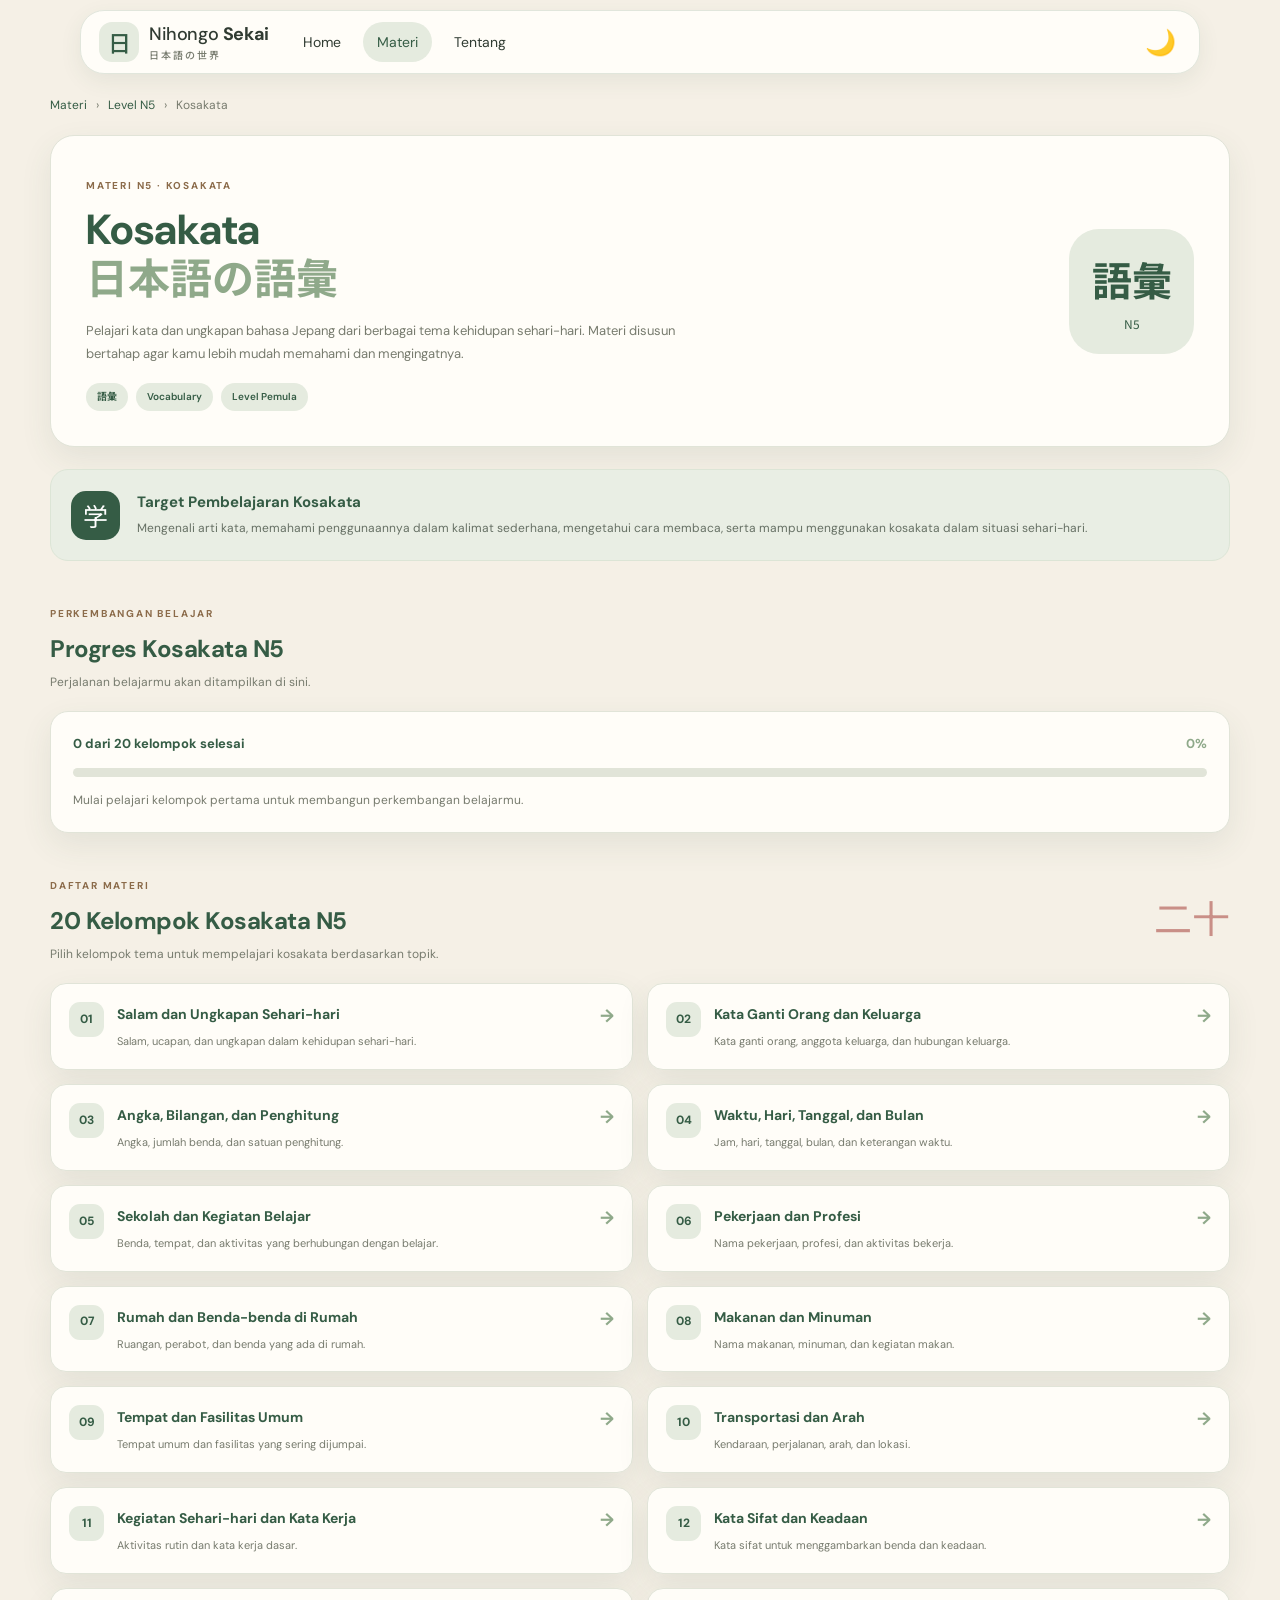
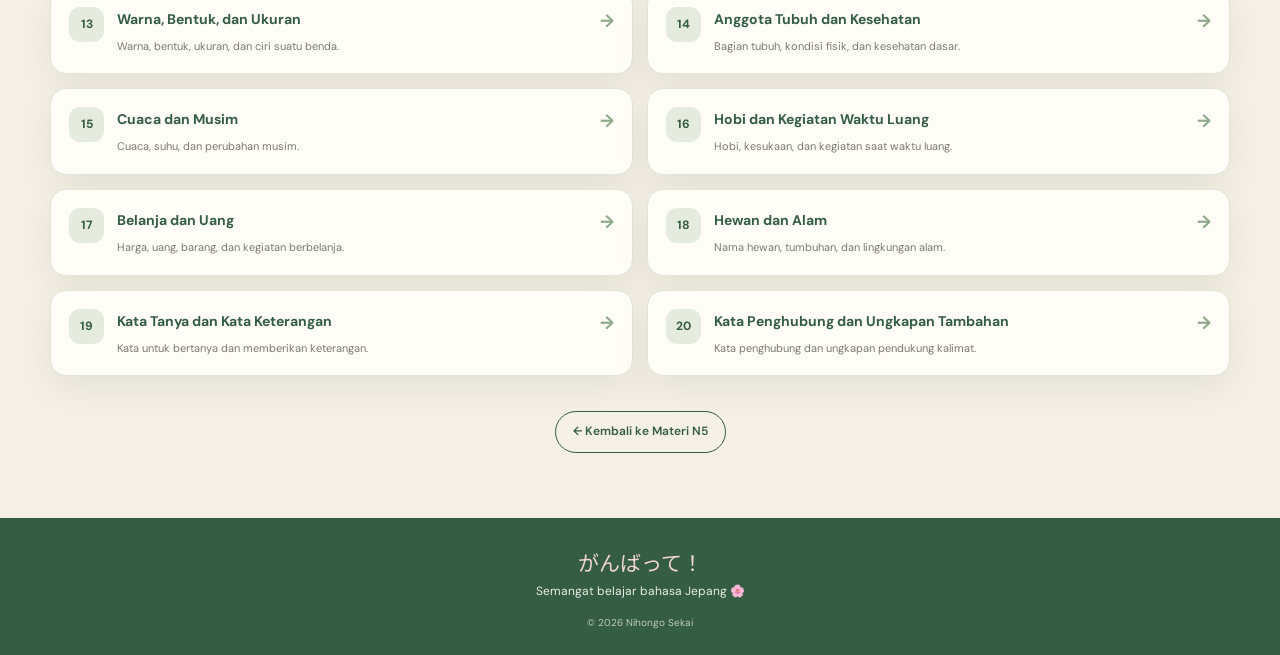
<file: Nihongo-Sekai/n5-kosakata.html>
<!DOCTYPE html>
<html lang="id">
<head>
  <meta charset="UTF-8">
  <meta name="viewport" content="width=device-width, initial-scale=1.0">
  <meta name="theme-color" content="#355C45">
  <meta name="description" content="Materi Kosakata N5 Nihongo Sekai.">

  <title>Kosakata N5 — Nihongo Sekai</title>

  <!-- KOSAKATA N5 BARU — FONT -->
  <link rel="preconnect" href="https://fonts.googleapis.com">
  <link rel="preconnect" href="https://fonts.gstatic.com" crossorigin>
  <link href="https://fonts.googleapis.com/css2?family=DM+Sans:wght@400;500;600;700&family=Noto+Sans+JP:wght@500;600;700&display=swap" rel="stylesheet">

  <!-- KOSAKATA N5 BARU — CSS -->
  <link rel="stylesheet" href="css/style.css">
  <link rel="stylesheet" href="css/n5-page.css">
  <link rel="stylesheet" href="css/n5-kosakata.css">
</head>

<body>

  <!-- KOSAKATA N5 BARU — HEADER -->
  <header class="site-header" id="home">
    <nav class="navbar" aria-label="Navigasi utama">

      <a class="logo" href="index.html" aria-label="Nihongo Sekai, kembali ke beranda">
        <span class="logo-mark" aria-hidden="true">日</span>
        <span>
          Nihongo <strong>Sekai</strong>
          <small>日本語の世界</small>
        </span>
      </a>

      <div class="nav-links" id="navLinks">
        <a href="index.html">Home</a>
        <a class="active" href="materi.html">Materi</a>
        <a href="tentang.html">Tentang</a>
      </div>

      <div class="nav-actions">
        <button class="theme-toggle" id="themeToggle" type="button" aria-label="Aktifkan mode gelap">
          <span id="themeIcon">🌙</span>
        </button>

        <button class="menu-toggle" id="menuToggle" type="button" aria-label="Buka menu" aria-controls="navLinks" aria-expanded="false">
          ☰
        </button>
      </div>

    </nav>
  </header>


  <main class="n5-main page-width">

    <!-- KOSAKATA N5 BARU — BREADCRUMB -->
    <nav class="n5-breadcrumb" aria-label="Breadcrumb">
      <a href="materi.html">Materi</a>
      <span aria-hidden="true">›</span>
      <a href="n5.html">Level N5</a>
      <span aria-hidden="true">›</span>
      <span aria-current="page">Kosakata</span>
    </nav>


    <!-- KOSAKATA N5 BARU — HERO -->
    <section class="n5-hero">

      <div class="n5-hero-content">

        <span class="section-kicker">MATERI N5 · KOSAKATA</span>

        <h1>
          Kosakata
          <span>日本語の語彙</span>
        </h1>

        <p>
          Pelajari kata dan ungkapan bahasa Jepang dari berbagai
          tema kehidupan sehari-hari. Materi disusun bertahap
          agar kamu lebih mudah memahami dan mengingatnya.
        </p>

        <div class="n5-hero-tags">
          <span>語彙</span>
          <span>Vocabulary</span>
          <span>Level Pemula</span>
        </div>

      </div>

      <div class="n5-hero-mark" aria-hidden="true">
        <span>語彙</span>
        <small>N5</small>
      </div>

    </section>


    <!-- KOSAKATA N5 BARU — TARGET -->
    <section class="n5-objective">

      <div class="n5-objective-icon" aria-hidden="true">学</div>

      <div>
        <h2>Target Pembelajaran Kosakata</h2>

        <p>
          Mengenali arti kata, memahami penggunaannya dalam
          kalimat sederhana, mengetahui cara membaca,
          serta mampu menggunakan kosakata dalam situasi sehari-hari.
        </p>
      </div>

    </section>


    <!-- KOSAKATA N5 BARU — RINGKASAN PERKEMBANGAN -->
    <section class="vocab-progress">

      <div class="n5-section-heading">
        <div>
          <span class="section-kicker">PERKEMBANGAN BELAJAR</span>
          <h2>Progres Kosakata N5</h2>
          <p>Perjalanan belajarmu akan ditampilkan di sini.</p>
        </div>
      </div>

      <div class="vocab-progress-card">
        <div class="vocab-progress-info">
          <strong>0 dari 20 kelompok selesai</strong>
          <span>0%</span>
        </div>

        <div class="vocab-progress-track">
          <div class="vocab-progress-fill"></div>
        </div>

        <p>
          Mulai pelajari kelompok pertama untuk membangun
          perkembangan belajarmu.
        </p>
      </div>

    </section>


    <!-- KOSAKATA N5 BARU — DAFTAR 20 KELOMPOK -->
    <section class="vocab-groups">

      <div class="n5-section-heading">
        <div>
          <span class="section-kicker">DAFTAR MATERI</span>
          <h2>20 Kelompok Kosakata N5</h2>
          <p>
            Pilih kelompok tema untuk mempelajari kosakata
            berdasarkan topik.
          </p>
        </div>

        <span class="n5-heading-mark" aria-hidden="true">二十</span>
      </div>


      <div class="vocab-group-grid">

        <article class="vocab-group-card">
          <span class="vocab-group-number">01</span>
          <div>
            <h3>Salam dan Ungkapan Sehari-hari</h3>
            <p>Salam, ucapan, dan ungkapan dalam kehidupan sehari-hari.</p>
          </div>
          <span class="vocab-group-arrow">→</span>
        </article>

        <article class="vocab-group-card">
          <span class="vocab-group-number">02</span>
          <div>
            <h3>Kata Ganti Orang dan Keluarga</h3>
            <p>Kata ganti orang, anggota keluarga, dan hubungan keluarga.</p>
          </div>
          <span class="vocab-group-arrow">→</span>
        </article>

        <article class="vocab-group-card">
          <span class="vocab-group-number">03</span>
          <div>
            <h3>Angka, Bilangan, dan Penghitung</h3>
            <p>Angka, jumlah benda, dan satuan penghitung.</p>
          </div>
          <span class="vocab-group-arrow">→</span>
        </article>

        <article class="vocab-group-card">
          <span class="vocab-group-number">04</span>
          <div>
            <h3>Waktu, Hari, Tanggal, dan Bulan</h3>
            <p>Jam, hari, tanggal, bulan, dan keterangan waktu.</p>
          </div>
          <span class="vocab-group-arrow">→</span>
        </article>

        <article class="vocab-group-card">
          <span class="vocab-group-number">05</span>
          <div>
            <h3>Sekolah dan Kegiatan Belajar</h3>
            <p>Benda, tempat, dan aktivitas yang berhubungan dengan belajar.</p>
          </div>
          <span class="vocab-group-arrow">→</span>
        </article>

        <article class="vocab-group-card">
          <span class="vocab-group-number">06</span>
          <div>
            <h3>Pekerjaan dan Profesi</h3>
            <p>Nama pekerjaan, profesi, dan aktivitas bekerja.</p>
          </div>
          <span class="vocab-group-arrow">→</span>
        </article>

        <article class="vocab-group-card">
          <span class="vocab-group-number">07</span>
          <div>
            <h3>Rumah dan Benda-benda di Rumah</h3>
            <p>Ruangan, perabot, dan benda yang ada di rumah.</p>
          </div>
          <span class="vocab-group-arrow">→</span>
        </article>

        <article class="vocab-group-card">
          <span class="vocab-group-number">08</span>
          <div>
            <h3>Makanan dan Minuman</h3>
            <p>Nama makanan, minuman, dan kegiatan makan.</p>
          </div>
          <span class="vocab-group-arrow">→</span>
        </article>

        <article class="vocab-group-card">
          <span class="vocab-group-number">09</span>
          <div>
            <h3>Tempat dan Fasilitas Umum</h3>
            <p>Tempat umum dan fasilitas yang sering dijumpai.</p>
          </div>
          <span class="vocab-group-arrow">→</span>
        </article>

        <article class="vocab-group-card">
          <span class="vocab-group-number">10</span>
          <div>
            <h3>Transportasi dan Arah</h3>
            <p>Kendaraan, perjalanan, arah, dan lokasi.</p>
          </div>
          <span class="vocab-group-arrow">→</span>
        </article>

        <article class="vocab-group-card">
          <span class="vocab-group-number">11</span>
          <div>
            <h3>Kegiatan Sehari-hari dan Kata Kerja</h3>
            <p>Aktivitas rutin dan kata kerja dasar.</p>
          </div>
          <span class="vocab-group-arrow">→</span>
        </article>

        <article class="vocab-group-card">
          <span class="vocab-group-number">12</span>
          <div>
            <h3>Kata Sifat dan Keadaan</h3>
            <p>Kata sifat untuk menggambarkan benda dan keadaan.</p>
          </div>
          <span class="vocab-group-arrow">→</span>
        </article>

        <article class="vocab-group-card">
          <span class="vocab-group-number">13</span>
          <div>
            <h3>Warna, Bentuk, dan Ukuran</h3>
            <p>Warna, bentuk, ukuran, dan ciri suatu benda.</p>
          </div>
          <span class="vocab-group-arrow">→</span>
        </article>

        <article class="vocab-group-card">
          <span class="vocab-group-number">14</span>
          <div>
            <h3>Anggota Tubuh dan Kesehatan</h3>
            <p>Bagian tubuh, kondisi fisik, dan kesehatan dasar.</p>
          </div>
          <span class="vocab-group-arrow">→</span>
        </article>

        <article class="vocab-group-card">
          <span class="vocab-group-number">15</span>
          <div>
            <h3>Cuaca dan Musim</h3>
            <p>Cuaca, suhu, dan perubahan musim.</p>
          </div>
          <span class="vocab-group-arrow">→</span>
        </article>

        <article class="vocab-group-card">
          <span class="vocab-group-number">16</span>
          <div>
            <h3>Hobi dan Kegiatan Waktu Luang</h3>
            <p>Hobi, kesukaan, dan kegiatan saat waktu luang.</p>
          </div>
          <span class="vocab-group-arrow">→</span>
        </article>

        <article class="vocab-group-card">
          <span class="vocab-group-number">17</span>
          <div>
            <h3>Belanja dan Uang</h3>
            <p>Harga, uang, barang, dan kegiatan berbelanja.</p>
          </div>
          <span class="vocab-group-arrow">→</span>
        </article>

        <article class="vocab-group-card">
          <span class="vocab-group-number">18</span>
          <div>
            <h3>Hewan dan Alam</h3>
            <p>Nama hewan, tumbuhan, dan lingkungan alam.</p>
          </div>
          <span class="vocab-group-arrow">→</span>
        </article>

        <article class="vocab-group-card">
          <span class="vocab-group-number">19</span>
          <div>
            <h3>Kata Tanya dan Kata Keterangan</h3>
            <p>Kata untuk bertanya dan memberikan keterangan.</p>
          </div>
          <span class="vocab-group-arrow">→</span>
        </article>

        <article class="vocab-group-card">
          <span class="vocab-group-number">20</span>
          <div>
            <h3>Kata Penghubung dan Ungkapan Tambahan</h3>
            <p>Kata penghubung dan ungkapan pendukung kalimat.</p>
          </div>
          <span class="vocab-group-arrow">→</span>
        </article>

      </div>

    </section>


    <!-- KOSAKATA N5 BARU — KEMBALI -->
    <div class="n5-back-area">
      <a href="n5.html" class="n5-back-link">
        ← Kembali ke Materi N5
      </a>
    </div>

  </main>


  <!-- KOSAKATA N5 BARU — FOOTER -->
  <footer class="footer">
    <p class="footer-jp">がんばって！</p>
    <p>Semangat belajar bahasa Jepang 🌸</p>
    <small>© <span id="year">2026</span> Nihongo Sekai</small>
  </footer>

  <script src="js/script.js"></script>
  <script src="js/n5-kosakata.js"></script>

</body>
</html>
</file>
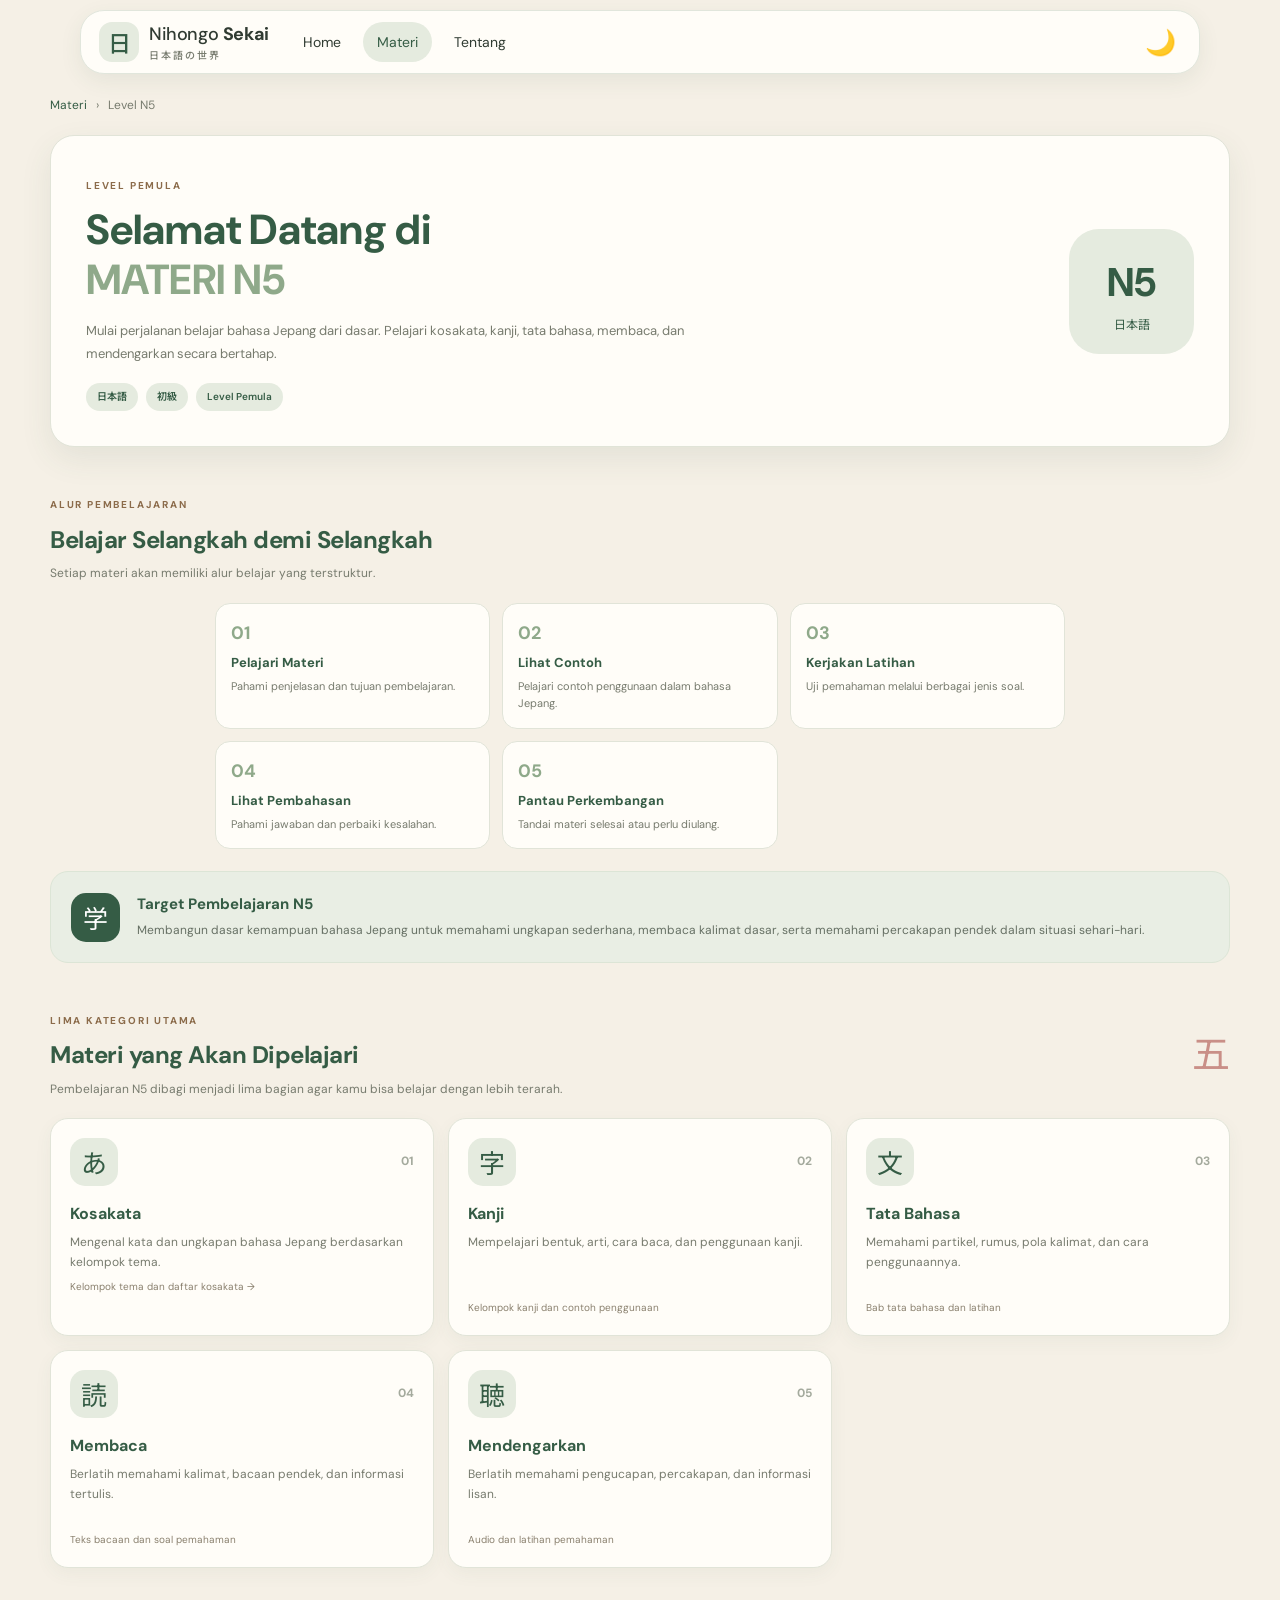
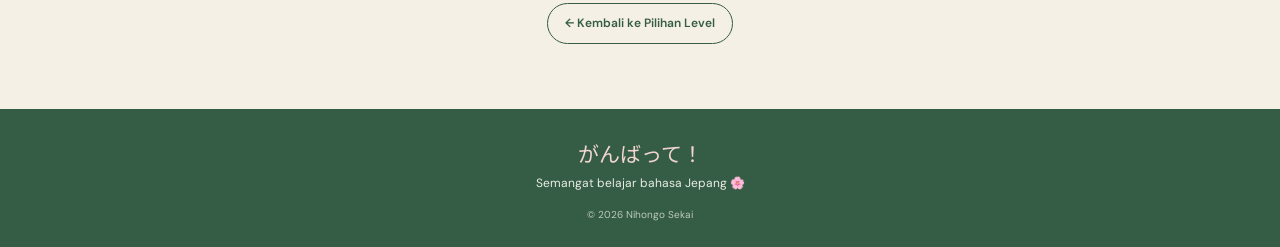
<file: Nihongo-Sekai/n5.html>
<!DOCTYPE html>
<html lang="id">
<head>
  <meta charset="UTF-8">
  <meta name="viewport" content="width=device-width, initial-scale=1.0">
  <meta name="theme-color" content="#355C45">
  <meta name="description" content="Jalur pembelajaran materi N5 Nihongo Sekai.">

  <title>MATERI N5 — Nihongo Sekai</title>

  <!-- N5 BARU — FONT -->
  <link rel="preconnect" href="https://fonts.googleapis.com">
  <link rel="preconnect" href="https://fonts.gstatic.com" crossorigin>
  <link href="https://fonts.googleapis.com/css2?family=DM+Sans:wght@400;500;600;700&family=Noto+Sans+JP:wght@500;600;700&display=swap" rel="stylesheet">

  <!-- N5 BARU — CSS -->
  <link rel="stylesheet" href="css/style.css">
  <link rel="stylesheet" href="css/n5-page.css">
</head>

<body>

  <!-- N5 BARU — HEADER -->
  <header class="site-header" id="home">
    <nav class="navbar" aria-label="Navigasi utama">

      <a class="logo" href="index.html" aria-label="Nihongo Sekai, kembali ke beranda">
        <span class="logo-mark" aria-hidden="true">日</span>
        <span>
          Nihongo <strong>Sekai</strong>
          <small>日本語の世界</small>
        </span>
      </a>

      <div class="nav-links" id="navLinks">
        <a href="index.html">Home</a>
        <a class="active" href="materi.html">Materi</a>
        <a href="tentang.html">Tentang</a>
      </div>

      <div class="nav-actions">

        <button class="theme-toggle" id="themeToggle" type="button" aria-label="Aktifkan mode gelap">
          <span id="themeIcon">🌙</span>
        </button>

        <button class="menu-toggle" id="menuToggle" type="button" aria-label="Buka menu" aria-controls="navLinks" aria-expanded="false">
          ☰
        </button>

      </div>
    </nav>
  </header>


  <main class="n5-main page-width">

    <!-- N5 BARU — BREADCRUMB -->
    <nav class="n5-breadcrumb" aria-label="Breadcrumb">
      <a href="materi.html">Materi</a>
      <span aria-hidden="true">›</span>
      <span aria-current="page">Level N5</span>
    </nav>


    <!-- 01 — SELAMAT DATANG DI Materi N5 -->
    <section class="n5-hero">

      <div class="n5-hero-content">

        <span class="section-kicker">LEVEL PEMULA</span>

        <h1>
          Selamat Datang di
          <span>MATERI N5</span>
        </h1>

        <p>
          Mulai perjalanan belajar bahasa Jepang dari dasar.
          Pelajari kosakata, kanji, tata bahasa, membaca,
          dan mendengarkan secara bertahap.
        </p>

        <div class="n5-hero-tags">
          <span>日本語</span>
          <span>初級</span>
          <span>Level Pemula</span>
        </div>

      </div>

      <div class="n5-hero-mark" aria-hidden="true">
        <span>N5</span>
        <small>日本語</small>
      </div>

    </section>


    <!-- 02 — ALUR PEMBELAJARAN -->
    <section class="n5-learning-flow">

      <div class="n5-section-heading">
        <div>
          <span class="section-kicker">ALUR PEMBELAJARAN</span>
          <h2>Belajar Selangkah demi Selangkah</h2>
          <p>
            Setiap materi akan memiliki alur belajar yang terstruktur.
          </p>
        </div>
      </div>

      <div class="n5-flow-grid">

        <article class="n5-flow-item">
          <span>01</span>
          <h3>Pelajari Materi</h3>
          <p>Pahami penjelasan dan tujuan pembelajaran.</p>
        </article>

        <article class="n5-flow-item">
          <span>02</span>
          <h3>Lihat Contoh</h3>
          <p>Pelajari contoh penggunaan dalam bahasa Jepang.</p>
        </article>

        <article class="n5-flow-item">
          <span>03</span>
          <h3>Kerjakan Latihan</h3>
          <p>Uji pemahaman melalui berbagai jenis soal.</p>
        </article>

        <article class="n5-flow-item">
          <span>04</span>
          <h3>Lihat Pembahasan</h3>
          <p>Pahami jawaban dan perbaiki kesalahan.</p>
        </article>

        <article class="n5-flow-item">
          <span>05</span>
          <h3>Pantau Perkembangan</h3>
          <p>Tandai materi selesai atau perlu diulang.</p>
        </article>

      </div>

    </section>


    <!-- 03 — TARGET PEMBELAJARAN N5 -->
    <section class="n5-objective">

      <div class="n5-objective-icon" aria-hidden="true">学</div>

      <div>
        <h2>Target Pembelajaran N5</h2>

        <p>
          Membangun dasar kemampuan bahasa Jepang untuk memahami
          ungkapan sederhana, membaca kalimat dasar, serta memahami
          percakapan pendek dalam situasi sehari-hari.
        </p>
      </div>

    </section>


    <!-- 04 — PILIHAN LIMA KATEGORI MATERI -->
    <section class="n5-category-section">

      <div class="n5-section-heading">
        <div>
          <span class="section-kicker">LIMA KATEGORI UTAMA</span>
          <h2>Materi yang Akan Dipelajari</h2>

          <p>
            Pembelajaran N5 dibagi menjadi lima bagian agar
            kamu bisa belajar dengan lebih terarah.
          </p>
        </div>

        <span class="n5-heading-mark" aria-hidden="true">五</span>
      </div>


      <div class="n5-category-grid">

        <!-- KATEGORI 1 — KOSAKATA BARU: BISA DIKLIK -->
        <a href="n5-kosakata.html" class="n5-category-card">
          <div class="n5-card-top">
            <span class="n5-card-icon" aria-hidden="true">あ</span>
            <span class="n5-card-number">01</span>
          </div>

          <h3>Kosakata</h3>

          <p>
            Mengenal kata dan ungkapan bahasa Jepang
            berdasarkan kelompok tema.
          </p>

          <span class="n5-card-detail">
            Kelompok tema dan daftar kosakata →
          </span>
        </a>


        <!-- KATEGORI 2 — KANJI -->
        <article class="n5-category-card">
          <div class="n5-card-top">
            <span class="n5-card-icon" aria-hidden="true">字</span>
            <span class="n5-card-number">02</span>
          </div>

          <h3>Kanji</h3>

          <p>
            Mempelajari bentuk, arti, cara baca,
            dan penggunaan kanji.
          </p>

          <span class="n5-card-detail">
            Kelompok kanji dan contoh penggunaan
          </span>
        </article>


        <!-- KATEGORI 3 — TATA BAHASA -->
        <article class="n5-category-card">
          <div class="n5-card-top">
            <span class="n5-card-icon" aria-hidden="true">文</span>
            <span class="n5-card-number">03</span>
          </div>

          <h3>Tata Bahasa</h3>

          <p>
            Memahami partikel, rumus, pola kalimat,
            dan cara penggunaannya.
          </p>

          <span class="n5-card-detail">
            Bab tata bahasa dan latihan
          </span>
        </article>


        <!-- KATEGORI 4 — MEMBACA -->
        <article class="n5-category-card">
          <div class="n5-card-top">
            <span class="n5-card-icon" aria-hidden="true">読</span>
            <span class="n5-card-number">04</span>
          </div>

          <h3>Membaca</h3>

          <p>
            Berlatih memahami kalimat, bacaan pendek,
            dan informasi tertulis.
          </p>

          <span class="n5-card-detail">
            Teks bacaan dan soal pemahaman
          </span>
        </article>


        <!-- KATEGORI 5 — MENDENGARKAN -->
        <article class="n5-category-card">
          <div class="n5-card-top">
            <span class="n5-card-icon" aria-hidden="true">聴</span>
            <span class="n5-card-number">05</span>
          </div>

          <h3>Mendengarkan</h3>

          <p>
            Berlatih memahami pengucapan,
            percakapan, dan informasi lisan.
          </p>

          <span class="n5-card-detail">
            Audio dan latihan pemahaman
          </span>
        </article>

      </div>

    </section>


    <!-- N5 BARU — KEMBALI KE MATERI -->
    <div class="n5-back-area">
      <a href="materi.html" class="n5-back-link">
        ← Kembali ke Pilihan Level
      </a>
    </div>

  </main>


  <!-- N5 BARU — FOOTER -->
  <footer class="footer">
    <p class="footer-jp">がんばって！</p>
    <p>Semangat belajar bahasa Jepang 🌸</p>
    <small>© <span id="year">2026</span> Nihongo Sekai</small>
  </footer>


  <!-- N5 BARU — JAVASCRIPT BERSAMA -->
  <script src="js/script.js"></script>

</body>
</html>
</file>
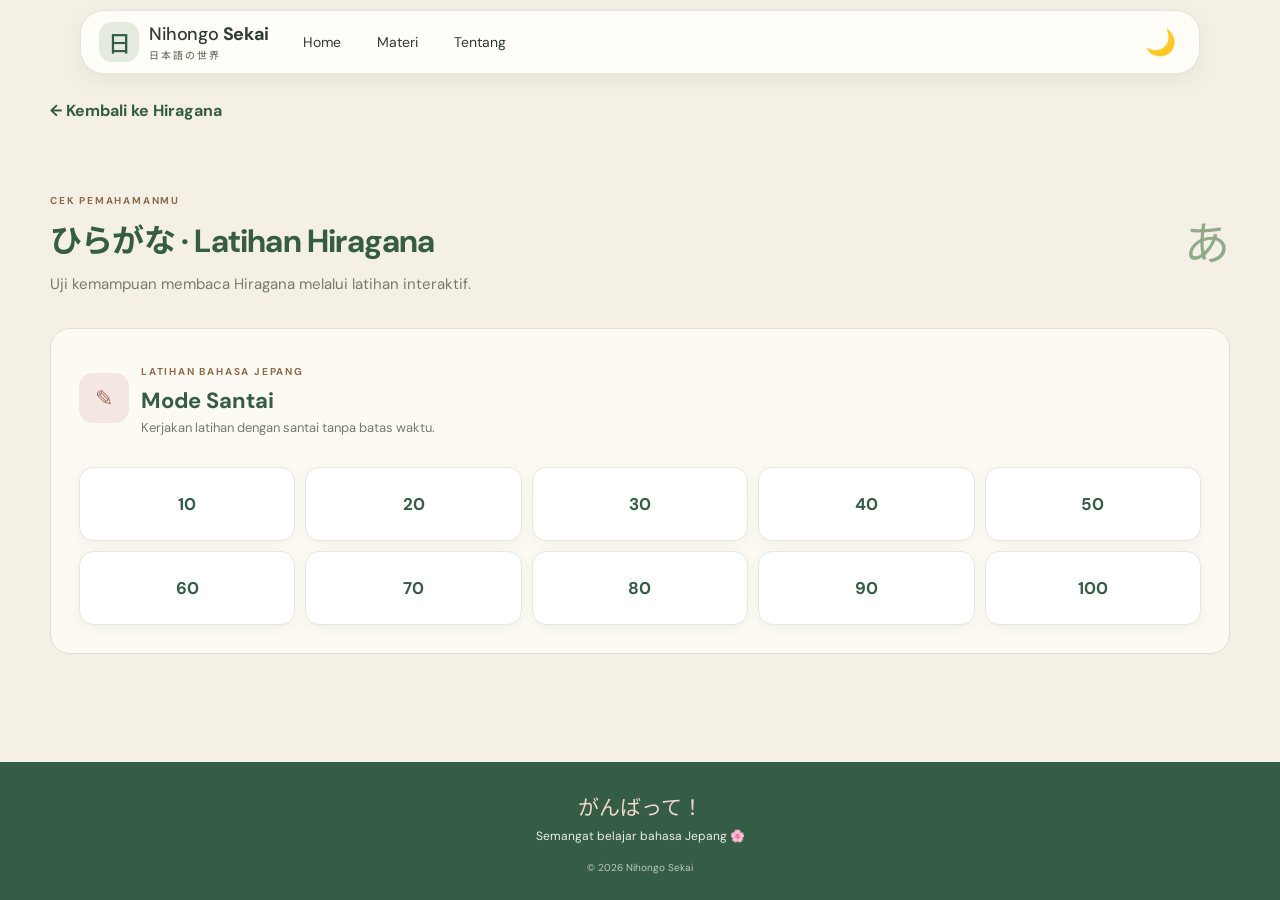
<file: Nihongo-Sekai/quiz-hiragana.html>
<!DOCTYPE html>
<html lang="id">
<head>
  <meta charset="UTF-8">
  <meta name="viewport" content="width=device-width, initial-scale=1.0">
  <meta name="theme-color" content="#355C45">
  <meta name="description" content="Latihan Hiragana Nihongo Sekai.">
  <title>Latihan Hiragana — Nihongo Sekai</title>

  <link rel="preconnect" href="https://fonts.googleapis.com">
  <link rel="preconnect" href="https://fonts.gstatic.com" crossorigin>
  <link href="https://fonts.googleapis.com/css2?family=DM+Sans:wght@400;500;600;700&family=Noto+Sans+JP:wght@500;600;700&display=swap" rel="stylesheet">

  <link rel="stylesheet" href="css/style.css">
</head>
<body>

  <header class="site-header">
    <nav class="navbar" aria-label="Navigasi utama">
      <a class="logo" href="index.html">
        <span class="logo-mark" aria-hidden="true">日</span>
        <span>
          Nihongo <strong>Sekai</strong>
          <small>日本語の世界</small>
        </span>
      </a>

      <div class="nav-links" id="navLinks">
        <a href="index.html">Home</a>
        <a href="materi.html">Materi</a>
        <a href="tentang.html">Tentang</a>
      </div>
      <div class="nav-actions">
        <!-- DARK MODE BARU -->
        <button class="theme-toggle" id="themeToggle" type="button" aria-label="Aktifkan mode gelap">
          <span id="themeIcon">🌙</span>
        </button>

        <!-- HAMBURGER -->
        <button class="menu-toggle" id="menuToggle" type="button" aria-label="Buka menu" aria-controls="navLinks" aria-expanded="false">
          ☰
        </button>
      </div>
    </nav>
  </header>

  <main>
    <div class="page-width" style="padding-top:24px">
      <a class="back-link" href="hiragana.html">
        ← Kembali ke Hiragana
      </a>
    </div>

    <section class="hiragana-section page-width">

      <div class="section-heading hiragana-heading">
        <div>
          <span class="section-kicker">CEK PEMAHAMANMU</span>
          <h2>ひらがな · Latihan Hiragana</h2>
          <p>Uji kemampuan membaca Hiragana melalui latihan interaktif.</p>
        </div>
        <span class="heading-flower" aria-hidden="true">あ</span>
      </div>

      <section class="hiragana-quiz">
        <div class="quiz-heading">
          <span class="quiz-icon" aria-hidden="true">✎</span>
          <div>
            <span class="section-kicker">LATIHAN BAHASA JEPANG</span>
            <h3 id="quizTitle">Mulai Latihan</h3>
            <p id="quizModeDescription">
              Pilih jumlah quiz yang ingin kamu kerjakan.
            </p>
          </div>
        </div>

<div class="quiz-content">

  <!-- PILIH JUMLAH SOAL -->
  <div id="quizSetup">
    <div class="quiz-count-options" id="questionCountOptions">
      <button type="button" data-count="10">10</button>
      <button type="button" data-count="20">20</button>
      <button type="button" data-count="30">30</button>
      <button type="button" data-count="40">40</button>
      <button type="button" data-count="50">50</button>
      <button type="button" data-count="60">60</button>
      <button type="button" data-count="70">70</button>
      <button type="button" data-count="80">80</button>
      <button type="button" data-count="90">90</button>
      <button type="button" data-count="100">100</button>
    </div>
  </div>

  <!-- TEMPAT PERTANYAAN DAN HASIL -->
  <div id="quizContent" hidden></div>

</div>

      </section>

    </section>
  </main>

  <footer class="footer">
    <p class="footer-jp">がんばって！</p>
    <p>Semangat belajar bahasa Jepang 🌸</p>
    <small>© <span id="year">2026</span> Nihongo Sekai</small>
  </footer>

  <script src="js/script.js"></script>
  <script src="js/quiz-hiragana.js"></script>
</body>
</html>
</file>
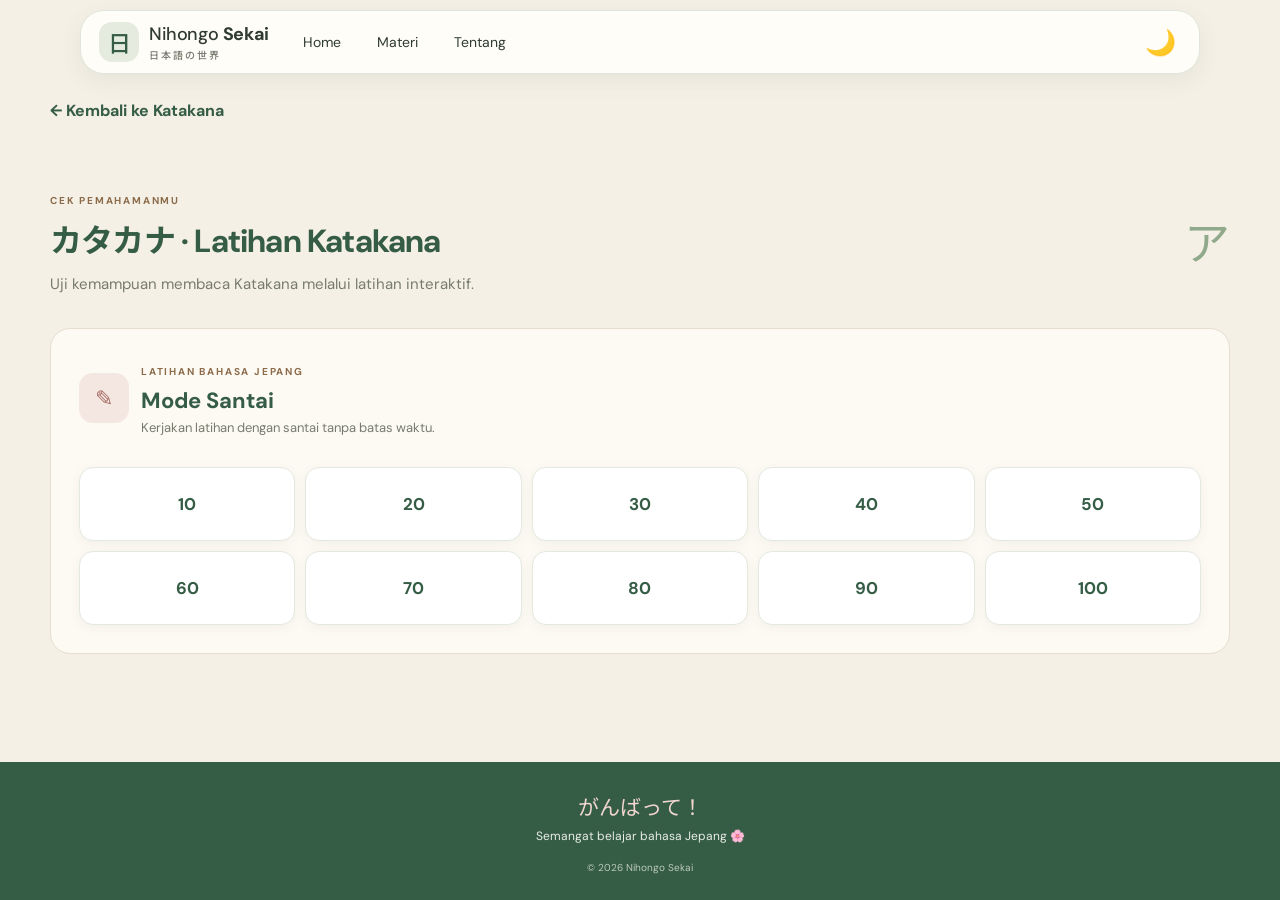
<file: Nihongo-Sekai/quiz-katakana.html>
<!DOCTYPE html>
<html lang="id">
<head>
  <meta charset="UTF-8">
  <meta name="viewport" content="width=device-width, initial-scale=1.0">
  <meta name="theme-color" content="#355C45">

  <!-- KUIS KATAKANA BARU — IDENTITAS HALAMAN -->
  <meta name="description" content="Latihan Katakana Nihongo Sekai.">
  <title>Latihan Katakana — Nihongo Sekai</title>

  <link rel="preconnect" href="https://fonts.googleapis.com">
  <link rel="preconnect" href="https://fonts.gstatic.com" crossorigin>
  <link href="https://fonts.googleapis.com/css2?family=DM+Sans:wght@400;500;600;700&family=Noto+Sans+JP:wght@500;600;700&display=swap" rel="stylesheet">

  <link rel="stylesheet" href="css/style.css">
</head>
<body>

  <!-- NAVIGASI -->
  <header class="site-header">
    <nav class="navbar" aria-label="Navigasi utama">
      <a class="logo" href="index.html">
        <span class="logo-mark" aria-hidden="true">日</span>
        <span>
          Nihongo <strong>Sekai</strong>
          <small>日本語の世界</small>
        </span>
      </a>

      <div class="nav-links" id="navLinks">
        <a href="index.html">Home</a>
        <a href="materi.html">Materi</a>
        <a href="tentang.html">Tentang</a>
      </div>
      <div class="nav-actions">
        <!-- DARK MODE BARU -->
        <button class="theme-toggle" id="themeToggle" type="button" aria-label="Aktifkan mode gelap">
          <span id="themeIcon">🌙</span>
        </button>

        <!-- HAMBURGER -->
        <button class="menu-toggle" id="menuToggle" type="button" aria-label="Buka menu" aria-controls="navLinks" aria-expanded="false">
          ☰
        </button>
      </div>
    </nav>
  </header>

  <main>
    <div class="page-width" style="padding-top:24px">

      <!-- KUIS KATAKANA BARU — TOMBOL KEMBALI -->
      <a class="back-link" href="katakana.html">
        ← Kembali ke Katakana
      </a>

    </div>

    <section class="hiragana-section page-width">

      <!-- KUIS KATAKANA BARU — JUDUL HALAMAN -->
      <div class="section-heading hiragana-heading">
        <div>
          <span class="section-kicker">CEK PEMAHAMANMU</span>
          <h2>カタカナ · Latihan Katakana</h2>
          <p>Uji kemampuan membaca Katakana melalui latihan interaktif.</p>
        </div>
        <span class="heading-flower" aria-hidden="true">ア</span>
      </div>

      <section class="hiragana-quiz">

        <div class="quiz-heading">
          <span class="quiz-icon" aria-hidden="true">✎</span>
          <div>
            <span class="section-kicker">LATIHAN BAHASA JEPANG</span>

            <!-- KUIS KATAKANA BARU — ID KHUSUS -->
            <h3 id="katakanaQuizTitle">Mulai Latihan</h3>
            <p id="katakanaQuizModeDescription">
              Pilih jumlah soal yang ingin kamu kerjakan.
            </p>
          </div>
        </div>

        <div class="quiz-content">

          <!-- KUIS KATAKANA BARU — PILIH JUMLAH SOAL -->
          <div id="katakanaQuizSetup">
            <div class="quiz-count-options" id="katakanaQuestionCountOptions">
              <button type="button" data-count="10">10</button>
              <button type="button" data-count="20">20</button>
              <button type="button" data-count="30">30</button>
              <button type="button" data-count="40">40</button>
              <button type="button" data-count="50">50</button>
              <button type="button" data-count="60">60</button>
              <button type="button" data-count="70">70</button>
              <button type="button" data-count="80">80</button>
              <button type="button" data-count="90">90</button>
              <button type="button" data-count="100">100</button>
            </div>
          </div>

          <!-- KUIS KATAKANA BARU — TEMPAT PERTANYAAN DAN HASIL -->
          <div id="katakanaQuizContent" hidden></div>

        </div>
      </section>
    </section>
  </main>

  <!-- FOOTER -->
  <footer class="footer">
    <p class="footer-jp">がんばって！</p>
    <p>Semangat belajar bahasa Jepang 🌸</p>
    <small>© <span id="year">2026</span> Nihongo Sekai</small>
  </footer>

  <!-- KUIS KATAKANA BARU — JAVASCRIPT -->
  <script src="js/script.js"></script>
  <script src="js/quiz-katakana.js"></script>

</body>
</html>
</file>
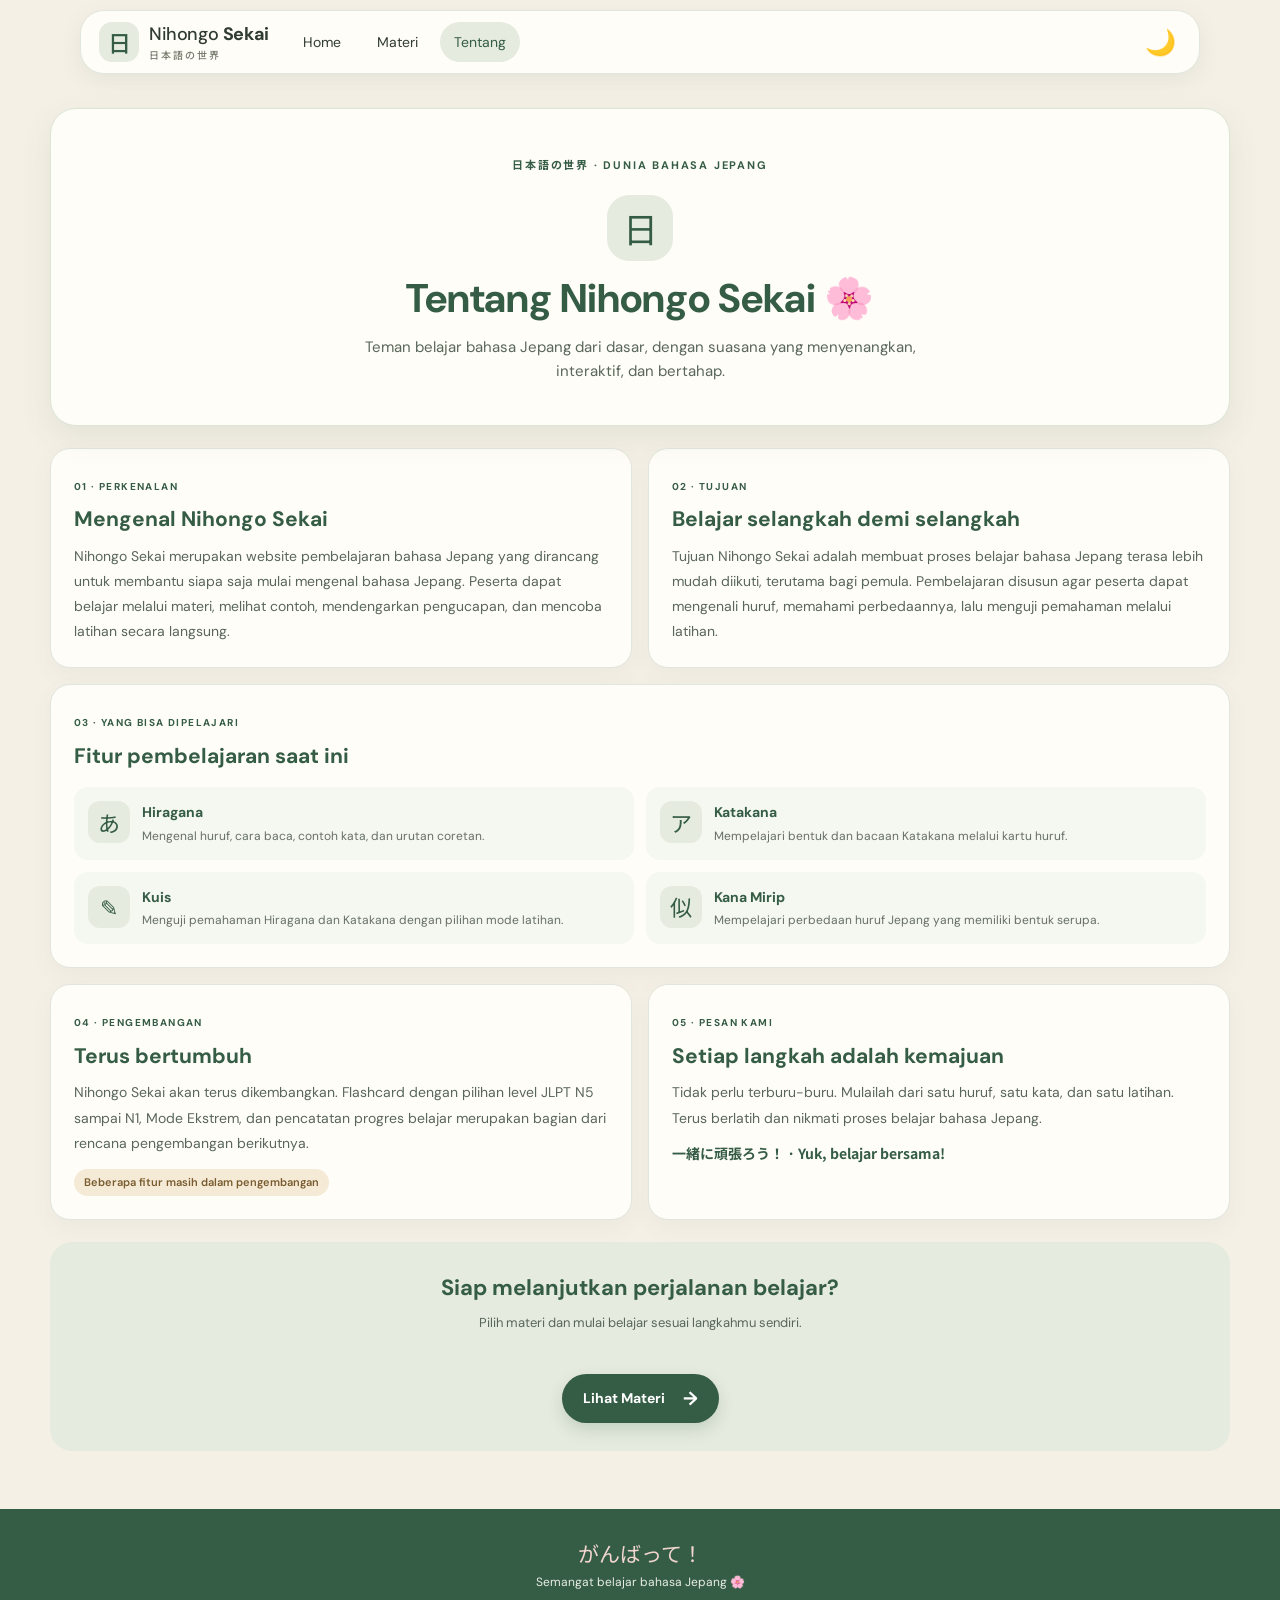
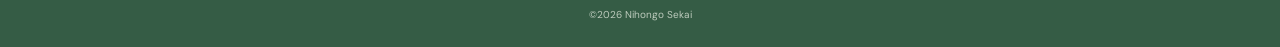
<file: Nihongo-Sekai/tentang.html>
<!DOCTYPE html>
<html lang="id">
<head>
  <meta charset="UTF-8">
  <meta name="viewport" content="width=device-width, initial-scale=1.0">
  <meta name="theme-color" content="#355C45">
  <meta name="description" content="Kenali Nihongo Sekai, website belajar bahasa Jepang dari dasar dengan cara yang menyenangkan.">
  <title>Tentang Nihongo Sekai</title>

  <!-- FONT — SAMA DENGAN HALAMAN LAIN -->
  <link rel="preconnect" href="https://fonts.googleapis.com">
  <link rel="preconnect" href="https://fonts.gstatic.com" crossorigin>
  <link href="https://fonts.googleapis.com/css2?family=DM+Sans:wght@400;500;600;700&family=Noto+Sans+JP:wght@500;600;700&display=swap" rel="stylesheet">

  <!-- CSS UTAMA -->
  <link rel="stylesheet" href="css/style.css">
</head>

<body>
  <!-- TENTANG BARU — HEADER DAN NAVIGASI -->
  <header class="site-header" id="home">
    <nav class="navbar" aria-label="Navigasi utama">
      <a class="logo" href="index.html" aria-label="Nihongo Sekai, kembali ke beranda">
        <span class="logo-mark" aria-hidden="true">日</span>
        <span>Nihongo <strong>Sekai</strong><small>日本語の世界</small></span>
      </a>

      <div class="nav-links" id="navLinks">
        <a href="index.html">Home</a>
        <a href="materi.html">Materi</a>
        <a class="active" href="tentang.html" aria-current="page">Tentang</a>
      </div>

      <div class="nav-actions">
        <!-- DARK MODE — FITUR BERSAMA -->
        <button class="theme-toggle" id="themeToggle" type="button" aria-label="Aktifkan mode gelap">
          <span id="themeIcon">🌙</span>
        </button>

        <!-- HAMBURGER — FITUR BERSAMA -->
        <button class="menu-toggle" id="menuToggle" type="button" aria-label="Buka menu" aria-controls="navLinks" aria-expanded="false">
          ☰
        </button>
      </div>
    </nav>
  </header>

  <main class="about-page">
    <!-- TENTANG BARU — PEMBUKA -->
    <section class="about-hero page-width" aria-labelledby="aboutTitle">
      <span class="about-kicker">日本語の世界 · DUNIA BAHASA JEPANG</span>
      <div class="about-hero-mark" aria-hidden="true">日</div>
      <h1 id="aboutTitle">Tentang <span>Nihongo Sekai</span> 🌸</h1>
      <p>
        Teman belajar bahasa Jepang dari dasar, dengan suasana yang
        menyenangkan, interaktif, dan bertahap.
      </p>
    </section>

    <!-- TENTANG BARU — IDENTITAS DAN TUJUAN -->
    <section class="about-content page-width" aria-label="Tentang Nihongo Sekai">
      <article class="about-panel">
        <span class="about-number">01 · PERKENALAN</span>
        <h2>Mengenal Nihongo Sekai</h2>
        <p>
          Nihongo Sekai merupakan website pembelajaran bahasa Jepang yang
          dirancang untuk membantu siapa saja mulai mengenal bahasa Jepang.
          Peserta dapat belajar melalui materi, melihat contoh, mendengarkan
          pengucapan, dan mencoba latihan secara langsung.
        </p>
      </article>

      <article class="about-panel">
        <span class="about-number">02 · TUJUAN</span>
        <h2>Belajar selangkah demi selangkah</h2>
        <p>
          Tujuan Nihongo Sekai adalah membuat proses belajar bahasa Jepang
          terasa lebih mudah diikuti, terutama bagi pemula. Pembelajaran
          disusun agar peserta dapat mengenali huruf, memahami perbedaannya,
          lalu menguji pemahaman melalui latihan.
        </p>
      </article>

      <article class="about-panel about-panel-wide">
        <span class="about-number">03 · YANG BISA DIPELAJARI</span>
        <h2>Fitur pembelajaran saat ini</h2>
        <div class="about-feature-grid">
          <div class="about-feature">
            <span aria-hidden="true">あ</span>
            <div><h3>Hiragana</h3><p>Mengenal huruf, cara baca, contoh kata, dan urutan coretan.</p></div>
          </div>
          <div class="about-feature">
            <span aria-hidden="true">ア</span>
            <div><h3>Katakana</h3><p>Mempelajari bentuk dan bacaan Katakana melalui kartu huruf.</p></div>
          </div>
          <div class="about-feature">
            <span aria-hidden="true">✎</span>
            <div><h3>Kuis</h3><p>Menguji pemahaman Hiragana dan Katakana dengan pilihan mode latihan.</p></div>
          </div>
          <div class="about-feature">
            <span aria-hidden="true">似</span>
            <div><h3>Kana Mirip</h3><p>Mempelajari perbedaan huruf Jepang yang memiliki bentuk serupa.</p></div>
          </div>
        </div>
      </article>

      <!-- TENTANG BARU — FITUR MASA DEPAN DITANDAI JELAS -->
      <article class="about-panel">
        <span class="about-number">04 · PENGEMBANGAN</span>
        <h2>Terus bertumbuh</h2>
        <p>
          Nihongo Sekai akan terus dikembangkan. Flashcard dengan pilihan
          level JLPT N5 sampai N1, Mode Ekstrem, dan pencatatan progres belajar
          merupakan bagian dari rencana pengembangan berikutnya.
        </p>
        <span class="about-status">Beberapa fitur masih dalam pengembangan</span>
      </article>

      <article class="about-panel">
        <span class="about-number">05 · PESAN KAMI</span>
        <h2>Setiap langkah adalah kemajuan</h2>
        <p>
          Tidak perlu terburu-buru. Mulailah dari satu huruf, satu kata, dan
          satu latihan. Terus berlatih dan nikmati proses belajar bahasa Jepang.
        </p>
        <p class="about-closing">一緒に頑張ろう！ · Yuk, belajar bersama!</p>
      </article>
    </section>

    <!-- TENTANG BARU — AJAKAN KEMBALI BELAJAR -->
    <section class="about-cta page-width">
      <h2>Siap melanjutkan perjalanan belajar?</h2>
      <p>Pilih materi dan mulai belajar sesuai langkahmu sendiri.</p>
      <a class="primary-button" href="index.html#mulai-belajar">
        Lihat Materi <span aria-hidden="true">→</span>
      </a>
    </section>
  </main>

  <!-- FOOTER — KONSISTEN DENGAN HALAMAN LAIN -->
  <footer class="footer">
    <p class="footer-jp">がんばって！</p>
    <p>Semangat belajar bahasa Jepang 🌸</p>
    <small>©<span id="year">2026</span> Nihongo Sekai</small>
  </footer>

  <!-- JAVASCRIPT BERSAMA: NAVIGASI, TEMA, DAN TAHUN -->
  <script src="js/script.js"></script>
</body>
</html>
</file>
<file: Nihongo-Sekai/css/style.css>
:root {
  --forest: #355c45;
  --forest-deep: #294a38;
  --sage: #8fa98a;
  --sage-light: #e5ebdf;
  --cream: #f5f0e6;
  --paper: #fffdf8;
  --brown: #8b6b4a;
  --ink: #303b32;
  --muted: #777b6e;
  --line: #e1e4d8;
  --shadow: 0 12px 32px rgba(53, 92, 69, .09);
}

* {
  margin: 0;
  padding: 0;
  box-sizing: border-box;
}

html {
  min-height: 100%;
  scroll-behavior: smooth;
  scroll-padding-top: 84px;
  -webkit-text-size-adjust: 100%;
  text-size-adjust: 100%;
}

body {
  min-width: 320px;
  min-height: 100vh;
  min-height: 100svh;
  display: flex;
  flex-direction: column;
  background: var(--cream);
  color: var(--ink);
  font-family: "DM Sans", "Noto Sans JP", sans-serif;
  line-height: 1.6;
}

body > main {
  flex: 1 0 auto;
}

a {
  color: inherit;
}

.page-width {
  width: min(1080px, calc(100% - 40px));
  margin-inline: auto;
}

.site-header {
  position: sticky;
  top: 0;
  z-index: 20;
  background: var(--forest);
  color: var(--cream);
  box-shadow: 0 3px 16px rgba(30, 55, 39, .12);
}

.navbar {
  width: min(1120px, calc(100% - 40px));
  min-height: 76px;
  margin: auto;
  display: flex;
  align-items: center;
  justify-content: space-between;
  gap: 20px;
}

.logo {
  display: inline-flex;
  align-items: center;
  gap: 10px;
  font-size: 18px;
  font-weight: 500;
  line-height: 1.15;
  letter-spacing: -.4px;
  text-decoration: none;
}

.logo strong {
  font-weight: 700;
}

.logo small {
  display: block;
  margin-top: 4px;
  color: #d5dfd0;
  font-family: "Noto Sans JP", sans-serif;
  font-size: 10px;
  letter-spacing: 2px;
}

.logo-mark {
  display: grid;
  place-items: center;
  width: 40px;
  height: 40px;
  border: 1px solid rgba(245, 240, 230, .45);
  border-radius: 13px;
  color: #f3d9d4;
  font-family: "Noto Sans JP", sans-serif;
  font-size: 23px;
}



.hero {
  position: relative;
  display: grid;
  grid-template-columns: 1fr;
  align-items: center;
  min-height: 0;
  margin-top: 34px;
  padding: 38px 42px 30px 52px;
  overflow: hidden;
  border: 1px solid #dce5d6;
  border-radius: 30px;
  background: linear-gradient(125deg, #e8eee2 0%, #e2eadf 58%, #dce8dc 100%);
}

.hero-copy {
  position: relative;
  z-index: 2;
}

.eyebrow,
.section-kicker {
  color: var(--brown);
  font-size: 10px;
  font-weight: 700;
  letter-spacing: 1.8px;
}

.eyebrow {
  display: inline-flex;
  align-items: center;
  gap: 8px;
  padding: 7px 11px;
  border: 1px solid rgba(139, 107, 74, .2);
  border-radius: 30px;
  background: rgba(255, 253, 248, .56);
}

.eyebrow-dot {
  width: 7px;
  height: 7px;
  border-radius: 50%;
  background: #c78b82;
}

.hero h1 {
  margin-top: 20px;
  color: var(--forest);
  font-family: "Noto Sans JP", sans-serif;
  font-size: clamp(42px, 6vw, 64px);
  line-height: 1.13;
  letter-spacing: -2px;
}

.hero h1 span {
  color: #c47e78;
}

.hero h1 em {
  display: block;
  margin-top: 8px;
  color: #718a70;
  font-family: "DM Sans", sans-serif;
  font-size: 17px;
  font-style: normal;
  font-weight: 600;
  letter-spacing: 1px;
}

.hero-description {
  max-width: 620px;
  margin-top: 17px;
  color: #596458;
  font-size: 14px;
  line-height: 1.85;
}

.primary-button {
  display: inline-flex;
  align-items: center;
  gap: 18px;
  margin-top: 24px;
  padding: 13px 21px;
  border-radius: 28px;
  background: var(--forest);
  color: white;
  box-shadow: 0 7px 16px rgba(53, 92, 69, .18);
  font-size: 14px;
  font-weight: 700;
  text-decoration: none;
  transition: transform .2s, background .2s;
}

.primary-button:hover {
  transform: translateY(-2px);
  background: var(--forest-deep);
}

.primary-button span {
  font-size: 19px;
  line-height: 1;
}

.hero-note {
  margin-top: 16px;
  color: #748071;
  font-size: 11px;
}

.decor {
  position: absolute;
  color: rgba(196, 126, 120, .45);
  pointer-events: none;
}

.decor-one {
  top: 23px;
  right: 34%;
  font-size: 27px;
}

.decor-two {
  bottom: 20px;
  left: 24px;
  font-family: "Noto Sans JP", sans-serif;
  font-size: 12px;
  letter-spacing: 5px;
  writing-mode: vertical-rl;
}

.welcome-strip {
  display: flex;
  align-items: center;
  gap: 14px;
  margin-top: 22px;
  padding: 15px 21px;
  border: 1px solid #e6dfd1;
  border-radius: 17px;
  background: rgba(255, 253, 248, .72);
}

.welcome-icon {
  font-size: 24px;
}

.welcome-strip p {
  flex: 1;
  color: var(--forest);
  font-size: 13px;
}

.welcome-strip p strong {
  margin-right: 7px;
  font-family: "Noto Sans JP", sans-serif;
}

.welcome-strip p span {
  color: var(--muted);
}

.welcome-jp {
  color: #d7cbb6;
  font-family: "Noto Sans JP", sans-serif;
  font-size: 27px;
}

.materi {
  padding-top: 76px;
  padding-bottom: 64px;
}

.section-heading {
  display: flex;
  justify-content: space-between;
  align-items: end;
  margin-bottom: 25px;
}

.section-heading h2,
.about h2 {
  margin-top: 5px;
  color: var(--forest);
  font-size: 29px;
  letter-spacing: -.8px;
}

.section-heading p {
  margin-top: 5px;
  color: var(--muted);
  font-size: 13px;
}

.heading-flower {
  color: #c98f87;
  font-size: 34px;
}

.menu {
  display: grid;
  grid-template-columns: repeat(2, minmax(0, 1fr));
  gap: 16px;
}

.item {
  position: relative;
  display: flex;
  align-items: center;
  gap: 17px;
  min-height: 124px;
  padding: 20px;
  overflow: hidden;
  border: 1px solid var(--line);
  border-radius: 20px;
  background: var(--paper);
  box-shadow: var(--shadow);
  color: inherit;
  text-decoration: none;
  transition: transform .2s, box-shadow .2s;
}

.item:hover {
  transform: translateY(-3px);
  box-shadow: 0 16px 32px rgba(53, 92, 69, .13);
}

.item-symbol {
  display: grid;
  flex: 0 0 68px;
  place-items: center;
  width: 68px;
  height: 68px;
  border-radius: 19px;
  color: var(--forest);
  font-family: "Noto Sans JP", sans-serif;
  font-size: 37px;
}

.item-hiragana .item-symbol {
  background: #e7eee3;
}

.item-katakana .item-symbol {
  background: #f5e8e2;
  color: #a76e66;
}

.item-kanji .item-symbol {
  background: #eee9d9;
  color: #88724d;
}

.item-vocab .item-symbol {
  background: #e5eceb;
  color: #547b75;
}

.item h3 {
  color: var(--forest);
  font-size: 16px;
}

.item p {
  margin-top: 3px;
  color: var(--muted);
  font-size: 11px;
}

.item-arrow {
  align-self: flex-start;
  margin-left: auto;
  color: #a1ae9c;
  font-size: 19px;
}

.coming-note {
  margin-top: 19px;
  color: #8a806e;
  font-size: 11px;
  text-align: center;
}

.coming-note span {
  color: #c58c83;
}

.about {
  display: flex;
  align-items: center;
  gap: 25px;
  margin-bottom: 66px;
  padding: 27px 30px;
  border: 1px solid #e5ddcf;
  border-radius: 22px;
  background: #eee9dc;
}

.about-mark {
  display: grid;
  flex: 0 0 94px;
  place-items: center;
  width: 94px;
  height: 94px;
  border-radius: 50%;
  background: var(--forest);
  color: #f3eadd;
  font-family: "Noto Sans JP", sans-serif;
  font-size: 17px;
  writing-mode: vertical-rl;
  letter-spacing: 5px;
}

.about h2 {
  font-size: 22px;
}

.about p {
  max-width: 650px;
  margin-top: 5px;
  color: #687064;
  font-size: 12px;
  line-height: 1.8;
}

.learning-page {
  padding-top: 42px;
  padding-bottom: 72px;
}

.learning-heading {
  margin-bottom: 25px;
  padding: 27px 28px;
  border: 1px solid #dce5d6;
  border-radius: 23px;
  background: linear-gradient(125deg, #e8eee2, #f0f1e6);
}

.learning-heading h1 {
  margin-top: 5px;
  color: var(--forest);
  font-size: clamp(25px, 5vw, 34px);
  letter-spacing: -.8px;
}

.learning-heading p {
  max-width: 620px;
  margin-top: 7px;
  color: #687064;
  font-size: 13px;
  line-height: 1.8;
}

.learning-materials {
  display: grid;
  grid-template-columns: repeat(2, minmax(0, 1fr));
  gap: 16px;
}

.learning-materials .item {
  min-height: 150px;
  padding: 22px;
  gap: 17px;
}

.learning-materials .item h2 {
  color: var(--forest);
  font-size: 19px;
}

.learning-materials .item p {
  margin-top: 5px;
  color: var(--muted);
  font-size: 13px;
}

.material-disabled {
  cursor: default;
}

.material-disabled small {
  display: inline-block;
  margin-top: 7px;
  color: #a17a6e;
  font-size: 10px;
  font-weight: 700;
}

.jlpt-section {
  padding-top: 62px;
}

.jlpt-section .section-heading {
  margin-bottom: 19px;
}

.jlpt-grid {
  display: grid;
  grid-template-columns: repeat(5, minmax(0, 1fr));
  gap: 12px;
}

.level-card {
  display: flex;
  flex-direction: column;
  align-items: center;
  gap: 4px;
  min-height: 102px;
  padding: 16px 8px;
  border: 1px solid var(--line);
  border-radius: 17px;
  background: var(--paper);
  color: var(--forest);
  box-shadow: 0 6px 18px rgba(53, 92, 69, .06);
  cursor: pointer;
  transition: .18s ease;
}

.level-card strong {
  font-size: 27px;
}

.level-card span {
  color: var(--muted);
  font-size: 11px;
}

.level-card.selected {
  border: 2px solid var(--forest);
  background: #e8eee4;
  transform: translateY(-2px);
}

.level-info {
  display: flex;
  align-items: center;
  gap: 15px;
  margin-top: 17px;
  padding: 18px;
  border: 1px solid #dce5d6;
  border-radius: 17px;
  background: #e9eee4;
}

.level-info-mark {
  display: grid;
  flex: 0 0 54px;
  place-items: center;
  width: 54px;
  height: 54px;
  border-radius: 16px;
  background: var(--forest);
  color: white;
  font-size: 18px;
  font-weight: 700;
}

.level-info strong {
  color: var(--forest);
  font-size: 14px;
}

.level-info p {
  margin-top: 4px;
  color: #667064;
  font-size: 12px;
  line-height: 1.7;
}

.coming-note {
  margin-top: 19px;
  color: #8a806e;
  font-size: 11px;
  text-align: center;
}

.hiragana-section {
  padding: 10px 0 72px;
  scroll-margin-top: 90px;
}

.hiragana-section.page-width {
  margin-top: 20px;
}

.hiragana-heading {
  align-items: center;
}

.hiragana-heading .heading-flower {
  color: var(--sage);
  font-family: "Noto Sans JP", sans-serif;
  font-size: 42px;
}

.lesson-intro {
  display: flex;
  align-items: center;
  gap: 15px;
  margin: 0 0 25px;
  padding: 17px 19px;
  border: 1px solid #dce5d6;
  border-radius: 17px;
  background: #e9eee4;
}

.lesson-intro-mark {
  display: grid;
  flex: 0 0 48px;
  place-items: center;
  width: 48px;
  height: 48px;
  border-radius: 15px;
  background: var(--forest);
  color: var(--cream);
  font-family: "Noto Sans JP", sans-serif;
  font-size: 23px;
}

.lesson-intro strong {
  color: var(--forest);
  font-size: 14px;
}

.lesson-intro p {
  margin-top: 3px;
  color: #667064;
  font-size: 12px;
  line-height: 1.7;
}

.kana-toolbar {
  display: flex;
  justify-content: space-between;
  align-items: center;
  gap: 12px;
  margin-bottom: 12px;
  color: var(--forest);
  font-size: 14px;
}

.kana-toolbar span {
  color: var(--muted);
  font-size: 11px;
  font-weight: 400;
}

.kana-toolbar .tap-hint {
  text-align: right;
}

.kana-tabs {
  display: flex;
  gap: 9px;
  margin: 18px 0;
  padding: 5px;
  border: 1px solid var(--line);
  border-radius: 14px;
  background: #eeeae0;
}

.kana-tab {
  flex: 1;
  min-height: 42px;
  padding: 9px 5px;
  border: 0;
  border-radius: 10px;
  background: transparent;
  color: var(--muted);
  font-family: inherit;
  font-size: 12px;
  font-weight: 600;
  cursor: pointer;
  transition: .2s ease;
}

.kana-tab.active {
  background: var(--forest);
  color: white;
  box-shadow: 0 3px 9px rgba(53, 92, 69, .15);
}

.kana-tab:focus-visible {
  outline: 3px solid #c98f87;
  outline-offset: 2px;
}

.kana-grid {
  display: grid;
  grid-template-columns: repeat(5, minmax(0, 1fr));
  gap: clamp(3px, 1.2vw, 9px);
}

.kana-grid:not(.youon-layout) .kana-card:nth-child(36) {
  grid-column: 1;
}

.kana-grid:not(.youon-layout) .kana-card:nth-child(37) {
  grid-column: 3;
}

.kana-grid:not(.youon-layout) .kana-card:nth-child(38) {
  grid-column: 5;
}

.kana-grid:not(.youon-layout) .kana-card:nth-child(39) {
  grid-column: 1;
}

.kana-grid:not(.youon-layout) .kana-card:nth-child(44) {
  grid-column: 1;
}

.kana-grid:not(.youon-layout) .kana-card:nth-child(45) {
  grid-column: 3;
}

.kana-grid:not(.youon-layout) .kana-card:nth-child(46) {
  grid-column: 5;
}

.kana-grid.youon-layout {
  grid-template-columns: repeat(3, minmax(0, 1fr));
}

.kana-card {
  display: flex;
  flex-direction: column;
  align-items: center;
  justify-content: center;
  min-height: clamp(45px, 12vw, 63px);
  gap: 2px;
  border: 1px solid var(--line);
  border-radius: 10px;
  background: var(--paper);
  color: var(--forest);
  box-shadow: 0 5px 15px rgba(53, 92, 69, .055);
  cursor: pointer;
  transition: transform .16s, border-color .16s, background .16s;
}

.kana-card:active {
  transform: scale(.96);
}

.kana-card.selected {
  border: 2px solid var(--forest);
  background: #e8eee4;
  box-shadow: 0 5px 15px rgba(53, 92, 69, .12);
}

.kana-character {
  font-family: "Noto Sans JP", sans-serif;
  font-size: 29px;
  line-height: 1.25;
}

.kana-romaji {
  color: var(--muted);
  font-size: 11px;
}

.kana-detail[hidden] {
  display: none !important;
}

.kana-detail {
  display: flex;
  align-items: center;
  gap: 20px;
  margin-top: 19px;
  padding: 20px;
  border: 1px solid #dce5d6;
  border-radius: 20px;
  background: linear-gradient(120deg, #e8eee3, #f3f1e7);
  scroll-margin-top: 100px;
}

.kana-detail-character {
  display: grid;
  flex: 0 0 100px;
  place-items: center;
  width: 100px;
  height: 100px;
  border-radius: 18px;
  background: var(--paper);
  color: var(--forest);
  font-family: "Noto Sans JP", sans-serif;
  font-size: 48px;
  white-space: nowrap;
  overflow: hidden;
  box-shadow: 0 5px 16px rgba(53, 92, 69, .08);
}

.kana-detail-copy {
  min-width: 0;
  flex: 1;
}

.stroke-order-panel {
  width: 100%;
  margin-top: 18px;
  padding: 14px;
  border: 1px solid #dce5d6;
  border-radius: 14px;
  background: rgba(255, 255, 255, 0.65);
}

.stroke-order-panel h4 {
  margin-bottom: 12px;
  color: var(--forest);
  font-size: 12px;
  letter-spacing: 1px;
}

.stroke-order-animation {
  display: grid;
  place-items: center;
  min-height: 150px;
  border-radius: 12px;
  background: var(--paper);
}

.stroke-order-info {
  margin-top: 10px;
  color: var(--muted);
  font-size: 11px;
  text-align: center;
}

#replayStroke {
  display: block;
  width: 100%;
  margin-top: 12px;
  padding: 10px;
  border: none;
  border-radius: 10px;
  background: var(--forest);
  color: white;
  font-size: 12px;
  font-weight: 600;
  cursor: pointer;
}

.detail-label,
.example-word span {
  color: var(--brown);
  font-size: 9px;
  font-weight: 700;
  letter-spacing: 1.5px;
}

.kana-detail-copy h3 {
  margin-top: 1px;
  color: var(--forest);
  font-size: 25px;
}

.kana-detail-copy > p {
  margin-top: 2px;
  color: #626e61;
  font-size: 12px;
}

.example-word {
  display: flex;
  flex-wrap: wrap;
  align-items: baseline;
  gap: 5px 9px;
  margin-top: 10px;
}

.example-word strong {
  color: var(--forest);
  font-family: "Noto Sans JP", sans-serif;
  font-size: 14px;
}

.example-word small {
  color: var(--muted);
  font-size: 11px;
}

.back-link {
  display: inline-flex;
  margin: 0 0 18px;
  color: var(--forest);
  font-weight: 700;
  text-decoration: none;
}

.back-link:hover {
  text-decoration: underline;
}

.hiragana-quiz {
  margin-top: 25px;
  padding: 20px;
  border: 1px solid #e5ddcf;
  border-radius: 20px;
  background: rgba(255, 253, 248, .78);
}

.quiz-heading {
  display: flex;
  align-items: center;
  gap: 12px;
}

.quiz-icon {
  display: grid;
  flex: 0 0 43px;
  place-items: center;
  width: 43px;
  height: 43px;
  border-radius: 14px;
  background: #f4e7e1;
  color: #a76e66;
  font-size: 22px;
}

.quiz-heading h3 {
  color: var(--forest);
  font-size: 19px;
}

.quiz-heading p {
  color: var(--muted);
  font-size: 11px;
}

.quiz-start {
  display: flex;
  align-items: center;
  justify-content: space-between;
  gap: 12px;
  margin-top: 18px;
  padding-top: 16px;
  border-top: 1px solid var(--line);
}

.quiz-start p {
  color: #667064;
  font-size: 12px;
}

.quiz-start-button {
  margin: 0;
  padding: 10px 16px;
  font-size: 12px;
  cursor: pointer;
}

.quiz-question {
  display: flex;
  flex-direction: column;
  align-items: center;
  margin-top: 18px;
  padding-top: 16px;
  border-top: 1px solid var(--line);
}

.quiz-progress {
  align-self: stretch;
  color: var(--muted);
  font-size: 11px;
  text-align: center;
}

.quiz-kana {
  margin: 8px 0 13px;
  color: var(--forest);
  font-family: "Noto Sans JP", sans-serif;
  font-size: 66px;
  line-height: 1.2;
}

.quiz-prompt {
  color: #667064;
  font-size: 12px;
}

.quiz-options {
  display: grid;
  grid-template-columns: repeat(2, minmax(0, 1fr));
  gap: 9px;
  width: 100%;
  margin-top: 14px;
}

.quiz-option {
  min-height: 44px;
  border: 1px solid var(--line);
  border-radius: 12px;
  background: white;
  color: var(--forest);
  font-size: 14px;
  font-weight: 700;
  cursor: pointer;
}

.quiz-option:disabled {
  cursor: default;
  opacity: 1;
}

.quiz-option.correct {
  border-color: #6d9875;
  background: #e5efe4;
  color: #315d3f;
}

.quiz-option.wrong {
  border-color: #cf9189;
  background: #f7e8e4;
  color: #995b55;
}

.quiz-feedback {
  min-height: 22px;
  margin-top: 11px;
  color: var(--forest);
  font-size: 12px;
  font-weight: 600;
  text-align: center;
}

.quiz-next {
  margin-top: 8px;
  padding: 10px 18px;
  border: 0;
  border-radius: 22px;
  background: var(--forest);
  color: white;
  font-size: 12px;
  font-weight: 700;
  cursor: pointer;
}

.quiz-result {
  padding-top: 18px;
  text-align: center;
}

.quiz-result-score {
  color: var(--forest);
  font-size: 32px;
  font-weight: 700;
}

.quiz-result p {
  color: var(--muted);
  font-size: 12px;
}

.quiz-result button {
  margin-top: 12px;
  padding: 10px 18px;
  border: 0;
  border-radius: 22px;
  background: var(--forest);
  color: white;
  font-weight: 700;
  cursor: pointer;
}

.quiz-count-options {
  display: grid;
  grid-template-columns: repeat(5, minmax(0, 1fr));
  gap: 10px;
  margin-top: 24px;
}

.quiz-count-options button {
  min-height: 65px;
  padding: 10px 4px;
  border: 1px solid #e3e9df;
  border-radius: 14px;
  background: #fff;
  color: #355c45;
  font-family: inherit;
  font-size: 15px;
  font-weight: 700;
  cursor: pointer;
  box-shadow: 0 3px 12px rgba(53, 92, 69, .06);
  transition: .2s ease;
}

.quiz-count-options button:hover {
  border-color: #78977e;
  background: #edf4ed;
  transform: translateY(-3px);
  box-shadow: 0 7px 16px rgba(53, 92, 69, .12);
}

.quiz-count-options button:active {
  transform: scale(.97);
}

.item:focus-visible,
.kana-card:focus-visible,
.quiz-option:focus-visible,
.primary-button:focus-visible {
  outline: 3px solid #c98f87;
  outline-offset: 3px;
}

.footer {
  flex-shrink: 0;
  margin-top: auto;
  padding: 28px 20px 24px;
  background: var(--forest);
  color: #e9eee5;
  text-align: center;
}

.footer-jp {
  color: #f1d6d0;
  font-family: "Noto Sans JP", sans-serif;
  font-size: 21px;
}

.footer p:not(.footer-jp) {
  margin-top: 3px;
  font-size: 12px;
}

.footer small {
  display: block;
  margin-top: 14px;
  color: #bdcbbd;
  font-size: 10px;
}

@media (min-width: 651px) and (max-width: 899px) {
  .page-width {
    width: min(760px, calc(100% - 40px));
  }

  .navbar {
    width: calc(100% - 40px);
  }

  .hero {
    padding: 42px 38px 34px;
  }

  .hero-description {
    font-size: 15px;
  }

  .item {
    min-height: 132px;
    padding: 20px;
  }

  .item h3 {
    font-size: 17px;
  }

  .item p {
    font-size: 12px;
  }

  .learning-page {
    padding-top: 36px;
    padding-bottom: 60px;
  }

  .learning-heading {
    padding: 25px;
  }

  .learning-heading p {
    font-size: 14px;
  }

  .hiragana-section {
    padding-bottom: 60px;
  }

  .kana-card {
    min-height: 68px;
  }

  .kana-character {
    font-size: 32px;
  }

  .kana-romaji {
    font-size: 12px;
  }

  .kana-detail-character {
    flex-basis: 90px;
    width: 90px;
    height: 90px;
    font-size: 43px;
  }

  .hiragana-quiz {
    padding: 22px;
  }

  .quiz-kana {
    font-size: 72px;
  }

  .quiz-option {
    min-height: 48px;
    font-size: 15px;
  }
}

@media (min-width: 900px) {
  .page-width {
    width: min(1180px, calc(100% - 64px));
  }

  .navbar {
    width: min(1220px, calc(100% - 64px));
  }

  .hero {
    padding: 54px 64px 44px;
  }

  .hero h1 {
    font-size: clamp(54px, 5vw, 72px);
  }

  .hero h1 em {
    font-size: 20px;
  }

  .hero-description {
    max-width: 700px;
    font-size: 16px;
  }

  .welcome-strip {
    padding: 18px 24px;
  }

  .welcome-strip p {
    font-size: 14px;
  }

  .materi {
    padding-top: 88px;
    padding-bottom: 72px;
  }

  .section-heading h2,
  .about h2 {
    font-size: 32px;
  }

  .section-heading p {
    font-size: 15px;
  }

  .menu {
    gap: 20px;
  }

  .item {
    min-height: 148px;
    padding: 24px;
    gap: 20px;
  }

  .item-symbol {
    flex-basis: 76px;
    width: 76px;
    height: 76px;
    font-size: 42px;
  }

  .item h3 {
    font-size: 18px;
  }

  .item p {
    font-size: 13px;
  }

  .about {
    gap: 32px;
    padding: 34px;
  }

  .about-mark {
    flex-basis: 104px;
    width: 104px;
    height: 104px;
  }

  .about h2 {
    font-size: 25px;
  }

  .about p {
    font-size: 14px;
  }

  .learning-page {
    padding-top: 56px;
    padding-bottom: 84px;
  }

  .learning-heading {
    padding: 34px 36px;
  }

  .learning-heading h1 {
    font-size: clamp(32px, 3vw, 42px);
  }

  .learning-heading p {
    font-size: 15px;
  }

  .learning-materials {
    gap: 20px;
  }

  .learning-materials .item {
    min-height: 168px;
    padding: 26px;
  }

  .learning-materials .item h2 {
    font-size: 21px;
  }

  .learning-materials .item p {
    font-size: 14px;
  }

  .jlpt-section {
    padding-top: 72px;
  }

  .jlpt-grid {
    gap: 16px;
  }

  .level-card {
    min-height: 120px;
    padding: 20px 12px;
  }

  .level-card strong {
    font-size: 32px;
  }

  .level-card span {
    font-size: 13px;
  }

  .level-info {
    padding: 22px;
  }

  .level-info-mark {
    flex-basis: 60px;
    width: 60px;
    height: 60px;
  }

  .level-info strong {
    font-size: 16px;
  }

  .level-info p {
    font-size: 14px;
  }

  .hiragana-section {
    padding: 20px 0 84px;
  }

  .hiragana-section.page-width {
    margin-top: 24px;
  }

  .hiragana-heading .heading-flower {
    font-size: 46px;
  }

  .lesson-intro {
    gap: 18px;
    padding: 20px 24px;
  }

  .lesson-intro-mark {
    flex-basis: 56px;
    width: 56px;
    height: 56px;
    font-size: 27px;
  }

  .lesson-intro strong {
    font-size: 16px;
  }

  .lesson-intro p {
    font-size: 14px;
  }

  .kana-toolbar {
    font-size: 16px;
  }

  .kana-toolbar span {
    font-size: 13px;
  }

  .kana-tabs {
    gap: 12px;
    padding: 6px;
  }

  .kana-tab {
    min-height: 50px;
    font-size: 14px;
  }

  .kana-grid {
    gap: 12px;
  }

  .kana-card {
    min-height: 82px;
    border-radius: 14px;
  }

  .kana-character {
    font-size: 40px;
  }

  .kana-romaji {
    font-size: 13px;
  }

  .kana-detail {
    gap: 26px;
    padding: 26px;
  }

  .kana-detail-character {
    flex-basis: 120px;
    width: 120px;
    height: 120px;
    font-size: 58px;
  }

  .kana-detail-copy h3 {
    font-size: 29px;
  }

  .kana-detail-copy > p {
    font-size: 14px;
  }

  .example-word strong {
    font-size: 17px;
  }

  .example-word small {
    font-size: 13px;
  }

  .hiragana-quiz {
    margin-top: 32px;
    padding: 28px;
  }

  .quiz-heading h3 {
    font-size: 22px;
  }

  .quiz-heading p {
    font-size: 13px;
  }

  .quiz-icon {
    flex-basis: 50px;
    width: 50px;
    height: 50px;
  }

  .quiz-start p {
    font-size: 14px;
  }

  .quiz-kana {
    font-size: 82px;
  }

  .quiz-progress {
    font-size: 13px;
  }

  .quiz-prompt {
    font-size: 14px;
  }

  .quiz-options {
    gap: 12px;
    margin-top: 18px;
  }

  .quiz-option {
    min-height: 54px;
    font-size: 16px;
  }

  .quiz-feedback {
    font-size: 14px;
  }

  .quiz-next {
    padding: 12px 22px;
    font-size: 14px;
  }

  .quiz-result-score {
    font-size: 38px;
  }

  .quiz-result p {
    font-size: 14px;
  }

  .quiz-result button {
    min-height: 44px;
    font-size: 14px;
  }

  .quiz-count-options {
    gap: 12px;
    margin-top: 28px;
  }

  .quiz-count-options button {
    min-height: 74px;
    font-size: 17px;
  }
}

@media (max-width: 650px) {
  .page-width {
    width: min(100% - 28px, 520px);
  }

  .navbar {
    width: calc(100% - 28px);
    min-height: 68px;
  }

  .logo {
    font-size: 16px;
  }

  .logo-mark {
    width: 36px;
    height: 36px;
    font-size: 20px;
  }


  .hero {
    grid-template-columns: 1fr;
    gap: 6px;
    min-height: 0;
    margin-top: 17px;
    padding: 28px 23px 18px;
    border-radius: 23px;
  }

  .hero h1 {
    margin-top: 16px;
    font-size: 48px;
  }

  .hero-description {
    max-width: 100%;
    margin-top: 12px;
    font-size: 13px;
  }

  .primary-button {
    margin-top: 18px;
  }

  .hero-note {
    margin-top: 12px;
  }

  .decor-one {
    top: 16px;
    right: 25px;
  }

  .decor-two {
    display: none;
  }

  .welcome-strip {
    gap: 10px;
    margin-top: 14px;
    padding: 12px 14px;
  }

  .welcome-strip p {
    font-size: 11px;
  }

  .welcome-strip p strong {
    display: block;
    margin: 0 0 2px;
  }

  .welcome-jp {
    font-size: 22px;
  }

  .materi {
    padding-top: 54px;
    padding-bottom: 48px;
  }

  .section-heading {
    margin-bottom: 18px;
  }

  .section-heading h2 {
    font-size: 25px;
  }

  .section-heading p {
    font-size: 11px;
  }

  .menu {
    gap: 11px;
  }

  .item {
    min-height: 112px;
    flex-direction: column;
    align-items: flex-start;
    gap: 8px;
    padding: 14px;
    border-radius: 17px;
  }

  .item-symbol {
    flex-basis: auto;
    width: 49px;
    height: 49px;
    border-radius: 14px;
    font-size: 28px;
  }

  .item h3 {
    font-size: 14px;
  }

  .item p {
    font-size: 10px;
  }

  .item-arrow {
    position: absolute;
    top: 13px;
    right: 14px;
  }

  .about {
    gap: 16px;
    margin-bottom: 45px;
    padding: 19px;
  }

  .about-mark {
    flex-basis: 65px;
    width: 65px;
    height: 65px;
    font-size: 13px;
  }

  .about h2 {
    font-size: 18px;
  }

  .about p {
    font-size: 11px;
  }

  .learning-page {
    padding-top: 22px;
    padding-bottom: 48px;
  }

  .learning-heading {
    margin-bottom: 17px;
    padding: 21px 19px;
    border-radius: 19px;
  }

  .learning-heading p {
    font-size: 12px;
  }

  .learning-materials {
    gap: 11px;
  }

  .learning-materials .item {
    min-height: 145px;
    flex-direction: column;
    align-items: flex-start;
    gap: 9px;
    padding: 14px;
    border-radius: 17px;
  }

  .learning-materials .item .item-symbol {
    flex-basis: auto;
    width: 54px;
    height: 54px;
    font-size: 30px;
  }

  .learning-materials .item h2 {
    font-size: 15px;
  }

  .learning-materials .item p {
    font-size: 10px;
  }

  .learning-materials .item-arrow {
    position: absolute;
    top: 13px;
    right: 14px;
  }

  .jlpt-section {
    padding-top: 45px;
  }

  .jlpt-grid {
    grid-template-columns: repeat(3, minmax(0, 1fr));
    gap: 9px;
  }

  .level-card {
    min-height: 85px;
    padding: 12px 5px;
  }

  .level-card strong {
    font-size: 24px;
  }

  .level-info {
    align-items: flex-start;
    padding: 14px;
  }

  .hiragana-section {
    padding: 5px 0 50px;
  }

  .hiragana-heading {
    align-items: center;
  }

  .hiragana-heading .heading-flower {
    font-size: 32px;
  }

  .lesson-intro {
    gap: 11px;
    padding: 13px;
  }

  .lesson-intro-mark {
    flex-basis: 42px;
    width: 42px;
    height: 42px;
  }

  .lesson-intro p {
    font-size: 11px;
  }

  .kana-character {
    font-size: 23px;
  }

  .kana-romaji {
    font-size: clamp(8px, 2.2vw, 10px);
    text-transform: uppercase;
    font-weight: 600;
    color: var(--forest);
  }

  .kana-detail {
    gap: 13px;
    padding: 14px;
  }

  .kana-detail-character {
    flex-basis: 78px;
    width: 78px;
    height: 78px;
    font-size: 36px;
  }

  .kana-detail-copy h3 {
    margin-top: 1px;
    color: var(--forest);
    font-size: 25px;
    text-transform: uppercase;
  }

  .kana-detail-copy > p {
    font-size: 11px;
  }

  .kana-detail[hidden] {
    display: none !important;
  }

  .hiragana-quiz {
    padding: 15px;
  }

  .quiz-start {
    align-items: flex-start;
    flex-direction: column;
  }

  .quiz-start-button {
    align-self: stretch;
    justify-content: center;
  }
}

@media (max-width: 360px) {
  .hero h1 {
    font-size: 42px;
  }

  .item {
    padding: 12px;
  }

  .item-symbol {
    width: 44px;
    height: 44px;
  }

  .kana-tabs {
    gap: 5px;
  }

  .kana-tab {
    font-size: 10px;
  }

  .kana-grid {
    gap: 5px;
  }
}

/* PENYESUAIAN RESPONSIF TAMBAHAN — TABLET DAN HP */

@media (min-width: 651px) and (max-width: 899px) {
  .hero {
    padding: 38px 32px;
    border-radius: 25px;
  }

  .learning-page {
    padding-top: 32px;
  }

  .learning-materials {
    grid-template-columns: repeat(2, minmax(0, 1fr));
    gap: 14px;
  }

  .learning-materials .item {
    min-width: 0;
  }

  .jlpt-grid {
    grid-template-columns: repeat(5, minmax(0, 1fr));
    gap: 10px;
  }

  .level-card {
    min-width: 0;
    padding-inline: 5px;
  }

  .level-card span {
    text-align: center;
  }
}

@media (max-width: 650px) {
  .page-width {
    width: calc(100% - 28px);
  }

  .hero {
    width: calc(100% - 28px);
    min-height: 0;
    padding: 25px 20px 22px;
    border-radius: 22px;
  }

  .hero-copy {
    min-width: 0;
  }

  .hero h1 {
    font-size: clamp(39px, 11vw, 48px);
    letter-spacing: -1.5px;
  }

  .hero-description {
    max-width: 100%;
    line-height: 1.75;
  }

  .welcome-strip {
    align-items: center;
    padding: 12px;
  }

  .welcome-strip p {
    min-width: 0;
    line-height: 1.6;
  }

  .learning-materials {
    grid-template-columns: repeat(2, minmax(0, 1fr));
    gap: 10px;
  }

  .learning-materials .item {
    min-width: 0;
    min-height: 138px;
    padding: 13px;
  }

  .learning-materials .item-symbol {
    flex-shrink: 0;
  }

  .learning-materials .item h2 {
    font-size: 14px;
    overflow-wrap: anywhere;
  }

  .learning-materials .item p {
    font-size: 10px;
    line-height: 1.5;
    overflow-wrap: anywhere;
  }

  .jlpt-section {
    padding-top: 42px;
  }

  .jlpt-grid {
    grid-template-columns: repeat(3, minmax(0, 1fr));
    gap: 9px;
  }

  .level-card {
    min-width: 0;
    min-height: 82px;
    padding: 10px 4px;
  }

  .level-card strong {
    font-size: 23px;
  }

  .level-card span {
    font-size: 10px;
    text-align: center;
    line-height: 1.35;
  }

  .level-info {
    gap: 11px;
    padding: 13px;
  }

  .level-info-mark {
    flex-shrink: 0;
  }

  .level-info > div {
    min-width: 0;
  }

  .level-info p {
    line-height: 1.65;
  }

  .menu {
    grid-template-columns: repeat(2, minmax(0, 1fr));
    gap: 10px;
  }

  .menu .item {
    min-width: 0;
  }

  .about {
    align-items: center;
    min-width: 0;
  }

  .about > div {
    min-width: 0;
  }

  .kana-detail {
    align-items: flex-start;
    min-width: 0;
  }

  .kana-detail-character {
    flex-shrink: 0;
  }

  .kana-detail-copy {
    min-width: 0;
  }

  .quiz-count-options {
    grid-template-columns: repeat(3, minmax(0, 1fr));
    gap: 8px;
  }

  .quiz-count-options button {
    min-width: 0;
  }

  .footer {
    padding: 25px 14px 22px;
  }
}

@media (max-width: 360px) {
  .page-width {
    width: calc(100% - 24px);
  }

  .hero {
    width: calc(100% - 24px);
    padding: 22px 17px;
  }

  .learning-materials .item {
    padding: 11px;
  }

  .learning-materials .item h2 {
    font-size: 13px;
  }

  .level-card strong {
    font-size: 21px;
  }

  .section-heading h2 {
    font-size: 22px;
  }

  .kana-detail {
    gap: 10px;
    padding: 11px;
  }

  .kana-detail-character {
    flex-basis: 68px;
    width: 68px;
    height: 68px;
    font-size: 32px;
  }
}

/* ======================================================
   BERANDA BARU — SUSUNAN MENGIKUTI MOCKUP NIHONGO SEKAI
   Background ilustrasi dan ornamen akan ditambahkan nanti.
   ====================================================== */

/* HEADER DAN NAVIGASI */
.site-header {
  background: transparent;
  color: var(--ink);
  box-shadow: none;
}

.navbar {
  width: min(1120px, calc(100% - 40px));
  min-height: 64px;
  margin: 10px auto 0;
  padding: 8px 18px;
  border: 1px solid #e1e6dc;
  border-radius: 24px;
  background: var(--paper);
  box-shadow: 0 7px 22px rgba(53, 92, 69, .08);
}

.logo-mark {
  border-color: transparent;
  background: var(--sage-light);
  color: var(--forest);
}

.logo small {
  color: var(--muted);
}


/* HERO — TEKS DI KIRI, RUANG MASKOT DI KANAN */
.hero {
  width: min(1180px, calc(100% - 64px));
  grid-template-columns: minmax(0, 1fr) minmax(280px, .95fr);
  gap: 24px;
  min-height: 350px;
  margin-top: 16px;
  padding: 42px 56px;
  border-radius: 28px;
}

.hero-copy {
  max-width: 560px;
}

.eyebrow {
  color: var(--forest);
  font-size: 12px;
  letter-spacing: .4px;
}

.hero h1 {
  margin-top: 12px;
  font-family: "DM Sans", "Noto Sans JP", sans-serif;
  font-size: clamp(42px, 5vw, 62px);
  letter-spacing: -1.8px;
}

.hero h1 span {
  display: inline-block;
  margin-left: 5px;
  font-size: .55em;
  vertical-align: top;
}

.hero-description {
  max-width: 500px;
  margin-top: 10px;
  color: #425b49;
  font-size: 16px;
  line-height: 1.65;
}

.hero-note {
  margin-top: 15px;
  color: var(--forest);
  font-family: "Noto Sans JP", sans-serif;
  font-size: 14px;
  font-weight: 600;
  letter-spacing: 1px;
}

.hero-visual {
  min-width: 0;
  min-height: 270px;
}

/* WRAPPER DAN JUDUL BAGIAN BERANDA */
.home-content {
  padding-top: 26px;
  padding-bottom: 48px;
}

.home-section {
  scroll-margin-top: 90px;
}

.learning-heading {
  display: flex;
  align-items: center;
  gap: 12px;
  margin: 0 0 15px;
  padding: 0;
  border: 0;
  background: transparent;
}

.learning-heading-mark {
  flex: 0 0 auto;
  color: var(--forest);
  font-size: 29px;
  line-height: 1;
}

.learning-heading h2 {
  color: var(--forest);
  font-size: 22px;
  line-height: 1.3;
}

.learning-heading p {
  margin-top: 2px;
  color: var(--muted);
  font-size: 12px;
}

/* KARTU HIRAGANA DAN KATAKANA */
.learning-materials {
  grid-template-columns: repeat(2, minmax(0, 1fr));
  gap: 18px;
}

.learning-materials .learning-card {
  display: grid;
  grid-template-columns: minmax(0, 1fr) 112px;
  grid-template-rows: 1fr auto;
  align-items: center;
  gap: 10px 14px;
  min-width: 0;
  min-height: 180px;
  padding: 18px 20px;
  border-radius: 22px;
  background: linear-gradient(135deg, #fffaf0 0%, #edf2e8 100%);
}

.learning-card-copy {
  grid-column: 1;
  grid-row: 1 / 3;
  min-width: 0;
  align-self: center;
}

.learning-card-label {
  display: inline-block;
  padding: 5px 13px;
  border-radius: 20px;
  background: var(--forest);
  color: #fff;
  font-size: 12px;
  font-weight: 700;
}

.learning-card-copy h3 {
  margin-top: 9px;
  color: var(--ink);
  font-family: "Noto Sans JP", sans-serif;
  font-size: clamp(21px, 2.5vw, 29px);
  line-height: 1.35;
  overflow-wrap: anywhere;
}

.learning-card-copy p {
  max-width: 230px;
  margin-top: 5px;
  color: #596458;
  font-size: 12px;
  line-height: 1.55;
}

.learning-materials .learning-card .learning-card-symbol {
  grid-column: 2;
  grid-row: 1;
  flex: none;
  width: 104px;
  height: 104px;
  border: 1px solid #d3dece;
  border-radius: 20px;
  background: rgba(255, 253, 248, .9);
  font-size: 66px;
}

.learning-card-action {
  grid-column: 2;
  grid-row: 2;
  justify-self: end;
  display: inline-flex;
  align-items: center;
  gap: 9px;
  padding: 8px 12px;
  border-radius: 20px;
  background: var(--forest);
  color: white;
  font-size: 11px;
  font-weight: 700;
  white-space: nowrap;
}

/* JALUR PEMBELAJARAN JLPT */
.jlpt-section {
  padding-top: 36px;
}

.jlpt-section .section-heading {
  align-items: center;
  margin-bottom: 16px;
}

.jlpt-section .section-heading h2,
.features-section .section-heading h2 {
  margin-top: 2px;
  color: var(--ink);
  font-size: 23px;
  letter-spacing: -.4px;
}

.jlpt-section .section-heading p,
.features-section .section-heading p {
  margin-top: 2px;
  font-size: 12px;
}

.jlpt-section .section-kicker,
.features-section .section-kicker {
  color: var(--forest);
  font-size: 9px;
  letter-spacing: 1.2px;
}

.jlpt-grid.jlpt-path {
  display: flex;
  align-items: stretch;
  gap: 20px;
}

.jlpt-path .level-card {
  position: relative;
  flex: 1 1 0;
  min-width: 0;
  min-height: 94px;
  padding: 13px 7px;
  border: 1px solid #cbdac8;
  border-radius: 19px;
  background: #edf2e8;
  box-shadow: none;
}

.jlpt-path .level-card:not(:last-child)::after {
  position: absolute;
  top: 50%;
  right: -19px;
  color: var(--ink);
  content: "→";
  font-size: 20px;
  font-weight: 500;
  transform: translate(50%, -50%);
}

.jlpt-path .level-card strong {
  color: #263a2e;
  font-size: 25px;
  line-height: 1.2;
}

.jlpt-path .level-card span {
  color: var(--ink);
  font-size: 11px;
}

.jlpt-path .level-card.selected {
  border: 2px solid #a8c5a4;
  background: #e2eedc;
  transform: none;
}

.level-info {
  margin-top: 14px;
  padding: 13px 16px;
  border-radius: 15px;
  background: #f0f3eb;
}

.level-info-mark {
  flex-basis: 44px;
  width: 44px;
  height: 44px;
  border-radius: 13px;
}

.coming-note {
  margin-top: 8px;
  text-align: left;
}

/* FITUR MENARIK LAINNYA */
.features-section {
  padding-top: 34px;
}

.features-section .section-heading {
  align-items: center;
  margin-bottom: 15px;
}

.feature-heading-mark {
  color: var(--forest);
}

.features-grid {
  display: grid;
  grid-template-columns: repeat(4, minmax(0, 1fr));
  gap: 14px;
}

.feature-card {
  display: grid;
  grid-template-columns: 54px minmax(0, 1fr) 26px;
  align-items: center;
  gap: 10px;
  min-width: 0;
  min-height: 132px;
  padding: 15px 12px;
  border: 1px solid #d8dfd2;
  border-radius: 19px;
  background: #fffdf8;
  color: inherit;
  text-decoration: none;
  box-shadow: 0 6px 18px rgba(53, 92, 69, .06);
}

.feature-card-icon {
  display: grid;
  place-items: center;
  width: 54px;
  height: 54px;
  border-radius: 15px;
  background: #e8eee3;
  color: var(--forest);
  font-size: 29px;
  line-height: 1;
}

.kana-mirip-icon {
  font-family: "Noto Sans JP", sans-serif;
  font-size: 22px;
  font-weight: 700;
}

.feature-card-copy {
  min-width: 0;
}

.feature-card-copy h3 {
  color: var(--ink);
  font-size: 14px;
  line-height: 1.3;
}

.feature-card-copy p {
  margin-top: 6px;
  color: var(--muted);
  font-size: 11px;
  line-height: 1.5;
}

.feature-card-arrow {
  display: grid;
  place-items: center;
  width: 26px;
  height: 26px;
  border-radius: 50%;
  background: var(--forest);
  color: white;
  font-size: 17px;
  line-height: 1;
}

.feature-card[href]:hover {
  transform: translateY(-2px);
  box-shadow: 0 10px 22px rgba(53, 92, 69, .1);
}

/* PANEL PROGRES BELAJAR */
.progress-section {
  display: grid;
  grid-template-columns: minmax(0, 1.2fr) minmax(180px, .85fr) 100px;
  align-items: center;
  gap: 20px;
  min-height: 125px;
  margin-top: 28px;
  padding: 18px 22px;
  border: 1px solid #cfdfc9;
  border-radius: 23px;
  background: #e8f0e1;
}

.progress-heading {
  display: flex;
  align-items: center;
  gap: 11px;
}

.progress-heading-icon {
  color: #477c55;
  font-size: 27px;
  line-height: 1;
}

.progress-heading h2 {
  color: var(--forest);
  font-size: 16px;
  line-height: 1.35;
}

.progress-heading p {
  margin-top: 2px;
  color: #5f6f60;
  font-size: 11px;
}

.progress-meter {
  display: flex;
  align-items: center;
  gap: 12px;
  margin: 13px 0 0 36px;
}

.progress-track {
  flex: 1;
  height: 13px;
  overflow: hidden;
  border: 1px solid #9db69a;
  border-radius: 20px;
  background: #fffdf8;
}

.progress-track span {
  display: block;
  width: 60%;
  height: 100%;
  border-radius: inherit;
  background: var(--forest);
}

.progress-meter strong {
  color: var(--forest);
  font-size: 19px;
  white-space: nowrap;
}

.progress-demo-note {
  margin: 5px 0 0 36px;
  color: #788473;
  font-size: 9px;
}

.progress-quote {
  color: var(--ink);
  font-size: 11px;
  line-height: 1.6;
  text-align: center;
}

.progress-quote span {
  color: #d9827e;
}

.progress-visual {
  min-height: 72px;
}

/* FOOTER BARU — POSISI TENGAH */
.footer-inner {
  display: flex;
  flex-direction: column;
  align-items: center;
  text-align: center;
  justify-content: center;
}

.footer-message,
.footer-credit {
  width: 100%;
  text-align: center;
}

.footer-message {
  text-align: left;
  margin: 0;
}

.footer-credit {
  display: block;
  text-align: left;
  margin: 0;
}

.footer-message .footer-jp {
  font-size: 21px;
}

.footer-message p:not(.footer-jp) {
  margin-top: 2px;
  font-size: 11px;
}

.footer-social {
  display: flex;
  justify-content: flex-end;
  align-items: center;
  gap: 18px;
  color: #f4f3e9;
  font-size: 20px;
}

/* Posisi navbar untuk dropdown diatur pada bagian NAVIGASI RESPONSIF di bawah. */
/* HP */
@media (max-width: 650px) {
  .navbar {
    width: calc(100% - 24px);
    min-height: 60px;
    margin-top: 7px;
    padding: 7px 12px;
    border-radius: 19px;
  }

  .hero {
    width: calc(100% - 24px);
    grid-template-columns: 1fr;
    min-height: 0;
    margin-top: 12px;
    padding: 27px 22px;
    border-radius: 22px;
  }

  .hero-visual {
    display: none;
  }

  .hero h1 {
    font-size: clamp(36px, 10vw, 48px);
    line-height: 1.2;
  }

  .hero-description {
    font-size: 13px;
  }

  .home-content {
    padding-top: 22px;
    padding-bottom: 35px;
  }

  .learning-heading h2,
  .jlpt-section .section-heading h2,
  .features-section .section-heading h2 {
    font-size: 19px;
  }

  .learning-materials {
    grid-template-columns: 1fr;
    gap: 11px;
  }

  .learning-materials .learning-card {
    grid-template-columns: minmax(0, 1fr) 84px;
    min-height: 150px;
    padding: 14px;
    gap: 8px 10px;
  }

  .learning-card-copy h3 {
    font-size: 21px;
  }

  .learning-card-copy p {
    font-size: 11px;
  }

  .learning-materials .learning-card .learning-card-symbol {
    width: 78px;
    height: 78px;
    border-radius: 15px;
    font-size: 49px;
  }

  .learning-card-action {
    gap: 5px;
    padding: 7px 9px;
    font-size: 10px;
  }

  .jlpt-section {
    padding-top: 33px;
  }

  .jlpt-grid.jlpt-path {
    display: grid;
    grid-template-columns: repeat(3, minmax(0, 1fr));
    gap: 9px;
  }

  .jlpt-path .level-card {
    min-height: 78px;
    padding: 10px 4px;
  }

  .jlpt-path .level-card::after {
    display: none;
  }

  .jlpt-path .level-card strong {
    font-size: 22px;
  }

  .jlpt-path .level-card span {
    font-size: 10px;
    text-align: center;
  }

  .level-info {
    align-items: flex-start;
    gap: 10px;
  }

  .level-info p {
    font-size: 11px;
  }

  .features-section {
    padding-top: 29px;
  }

  .features-grid {
    grid-template-columns: repeat(2, minmax(0, 1fr));
    gap: 9px;
  }

  .feature-card {
    grid-template-columns: 42px minmax(0, 1fr);
    grid-template-rows: auto 1fr;
    gap: 8px;
    min-height: 145px;
    padding: 12px;
  }

  .feature-card-icon {
    width: 42px;
    height: 42px;
    border-radius: 12px;
    font-size: 23px;
  }

  .kana-mirip-icon {
    font-size: 17px;
  }

  .feature-card-copy {
    align-self: center;
  }

  .feature-card-copy h3 {
    font-size: 12px;
  }

  .feature-card-copy p {
    margin-top: 5px;
    font-size: 10px;
  }

  .feature-card-arrow {
    grid-column: 2;
    justify-self: end;
    width: 23px;
    height: 23px;
    font-size: 15px;
  }

  .progress-section {
    grid-template-columns: 1fr;
    gap: 12px;
    min-height: 0;
    margin-top: 22px;
    padding: 16px;
  }

  .progress-meter {
    margin-left: 0;
  }

  .progress-demo-note {
    margin-left: 0;
  }

  .progress-quote {
    text-align: left;
  }

  .progress-visual {
    display: none;
  }

  .footer {
    padding: 23px 14px;
  }

  .footer-inner {
    grid-template-columns: 1fr auto;
    gap: 14px;
  }

  .footer-credit {
    grid-column: 1 / -1;
    grid-row: 2;
    text-align: left;
  }

  .footer-social {
    grid-column: 2;
    grid-row: 1;
    gap: 12px;
    font-size: 17px;
  }
}

@media (max-width: 360px) {
  .features-grid {
    grid-template-columns: 1fr;
  }

  .feature-card {
    min-height: 105px;
    grid-template-columns: 46px minmax(0, 1fr) 24px;
    grid-template-rows: 1fr;
  }

  .feature-card-arrow {
    grid-column: 3;
    grid-row: 1;
  }
}
.progress-section[hidden] {
  display: none !important;
}
.quiz-count-options {
  display: grid !important;
  grid-template-columns: repeat(5, minmax(0, 1fr)) !important;
  gap: 10px !important;
}


/* ==========================================
   KANA MIRIP BARU — TAMPILAN UTAMA
========================================== */

.kana-mirip-section {
  padding-top: 35px;
  padding-bottom: 70px;
}

.kana-mirip-section [hidden] {
  display: none !important;
}

/* PILIH JENIS KANA */

.kana-type-options {
  display: grid;
  grid-template-columns: repeat(2, minmax(0, 1fr));
  gap: 16px;
  margin: 28px 0;
}

.kana-type-button {
  padding: 20px;
  border: 1px solid #dce7dc;
  border-radius: 16px;
  background: #fff;
  color: #1b4332;
  font-size: 17px;
  font-weight: 700;
  cursor: pointer;
  transition: 0.2s ease;
}

.kana-type-button:hover,
.kana-type-button.active {
  background: #1b4332;
  color: #fff;
  border-color: #1b4332;
}

/* DAFTAR PASANGAN HURUF */

.similar-kana-grid {
  display: grid;
  grid-template-columns: repeat(3, minmax(0, 1fr));
  gap: 18px;
  margin-top: 22px;
}

.similar-kana-card {
  display: flex;
  flex-direction: column;
  align-items: center;
  gap: 12px;
  padding: 24px 16px;
  border: 1px solid #dce7dc;
  border-radius: 18px;
  background: #fff;
  color: #1b4332;
  cursor: pointer;
  transition: 0.2s ease;
}

.similar-kana-card:hover,
.similar-kana-card.selected {
  border-color: #355c45;
  background: #f0f5f0;
  transform: translateY(-3px);
}

.similar-card-characters {
  display: flex;
  align-items: center;
  gap: 18px;
}

.similar-card-characters > span {
  font-family: "Noto Sans JP", sans-serif;
  font-size: 38px;
  font-weight: 600;
}

.similar-card-characters small {
  color: #8b9b8d;
  font-size: 12px;
  font-weight: 700;
}

.similar-kana-card strong {
  font-size: 15px;
}

.similar-card-hint {
  color: #718477;
  font-size: 13px;
}



/* ==========================================
   KANA MIRIP BARU — DETAIL PASANGAN HURUF
========================================== */

.similar-kana-detail {
  box-sizing: border-box;
  width: 100%;
  max-width: 100%;
  margin-top: 35px;
  padding: 28px;
  border: 1px solid #dce7dc;
  border-radius: 22px;
  background: #f8faf7;
  scroll-margin-top: 25px;
}

/* SUSUNAN HURUF PERTAMA - VS - HURUF KEDUA */

.similar-kana-comparison {
  display: grid;
  grid-template-columns: minmax(0, 1fr) auto minmax(0, 1fr);
  align-items: center;
  gap: 12px;
  width: 100%;
  margin: 25px 0;
}

.similar-kana-character {
  display: flex;
  flex-direction: column;
  align-items: center;
  justify-content: center;
  gap: 10px;
  min-width: 0;
  box-sizing: border-box;
  padding: 20px 8px;
  border-radius: 16px;
  background: #fff;
  color: #1b4332;
  text-align: center;
}

.similar-kana-symbol {
  display: block;
  font-family: "Noto Sans JP", sans-serif;
  font-size: 64px;
  font-weight: 600;
}

.similar-kana-character strong {
  font-size: 16px;
}

.similar-kana-character small {
  color: #718477;
  font-size: 12px;
}

.similar-kana-divider {
  font-size: 13px;
  font-weight: 800;
  color: #8b9b8d;
}

/* PENJELASAN PERBEDAAN HURUF */

.similar-kana-explanation {
  display: grid;
  gap: 15px;
  margin-top: 20px;
}

.similar-kana-explanation > div {
  box-sizing: border-box;
  width: 100%;
  padding: 18px;
  border-radius: 14px;
  background: #fff;
  line-height: 1.7;
}

.similar-kana-explanation strong {
  display: block;
  margin-bottom: 7px;
  color: #1b4332;
}

#startSimilarQuiz {
  margin-top: 22px;
  cursor: pointer;
}

/* RESPONSIVE HP */

@media (max-width: 480px) {
  .similar-kana-comparison {
    grid-template-columns: minmax(0, 1fr) auto minmax(0, 1fr);
    gap: 6px;
  }

  .similar-kana-character {
    padding: 14px 4px;
    gap: 7px;
  }

  .similar-kana-symbol {
    font-size: 42px;
  }

  .similar-kana-character strong {
    font-size: 14px;
  }

  .similar-kana-character small {
    font-size: 11px;
  }

  .similar-kana-divider {
    font-size: 11px;
  }

  .similar-kana-explanation > div {
    padding: 14px;
  }
}

/* KUIS KANA MIRIP */

.similar-kana-quiz {
  margin-top: 40px;
  padding: 28px;
  border: 1px solid #dce7dc;
  border-radius: 22px;
  background: #fff;
  scroll-margin-top: 25px;
}

.similar-quiz-content {
  margin-top: 25px;
}

.similar-quiz-question {
  text-align: center;
}

.similar-quiz-kana {
  margin: 25px 0;
  color: #1b4332;
  font-family: "Noto Sans JP", sans-serif;
  font-size: 90px;
  font-weight: 600;
  line-height: 1.3;
}

.similar-quiz-options {
  display: grid;
  grid-template-columns: repeat(2, minmax(0, 1fr));
  gap: 16px;
  max-width: 500px;
  margin: 0 auto;
}

.similar-answer-button {
  padding: 18px;
  border: 2px solid #dce7dc;
  border-radius: 14px;
  background: #f8faf7;
  color: #1b4332;
  font-size: 19px;
  font-weight: 700;
  cursor: pointer;
  transition: 0.2s ease;
}

.similar-answer-button:hover:not(:disabled) {
  border-color: #355c45;
  background: #edf4ed;
}

.similar-answer-button.correct {
  border-color: #39845b;
  background: #e5f5e9;
  color: #24633b;
}

.similar-answer-button.wrong {
  border-color: #d66b6b;
  background: #fff0f0;
  color: #a83232;
}

.similar-answer-button:disabled {
  cursor: default;
  opacity: 1;
}

/* UMPAN BALIK JAWABAN */

.similar-quiz-feedback {
  padding: 24px;
  border-radius: 16px;
  background: #f0f5f0;
  text-align: center;
  line-height: 1.7;
}

.similar-quiz-feedback h3 {
  margin-bottom: 10px;
  color: #1b4332;
}

.similar-feedback-explanation {
  margin-top: 12px;
  color: #52695a;
}

#nextSimilarQuestion,
#retrySimilarQuiz {
  margin-top: 20px;
  cursor: pointer;
}

/* HASIL AKHIR KUIS */

.similar-quiz-result {
  padding: 28px;
  border-radius: 18px;
  background: #f0f5f0;
  text-align: center;
}

.similar-result-stats {
  display: grid;
  grid-template-columns: repeat(3, minmax(0, 1fr));
  gap: 12px;
  margin: 25px 0;
}

.similar-result-stats > div {
  padding: 18px 10px;
  border-radius: 14px;
  background: #fff;
}

.similar-result-stats strong {
  display: block;
  margin-bottom: 6px;
  color: #1b4332;
  font-size: 25px;
}

/* RESPONSIVE — TABLET DAN HP */

@media (max-width: 768px) {
  .similar-kana-grid {
    grid-template-columns: repeat(2, minmax(0, 1fr));
  }

  .similar-kana-detail,
  .similar-kana-quiz {
    padding: 22px 16px;
  }
}

@media (max-width: 480px) {
  .kana-type-options {
    gap: 10px;
  }

  .kana-type-button {
    padding: 16px 10px;
    font-size: 15px;
  }

  .similar-kana-grid {
    gap: 12px;
  }

  .similar-kana-card {
    padding: 18px 10px;
  }

  .similar-card-characters {
    gap: 10px;
  }

  .similar-card-characters > span {
    font-size: 30px;
  }

/* ==========================================
   KANA MIRIP BARU — UKURAN KOTAK HP
========================================== */

  .similar-quiz-kana {
    font-size: 76px;
  }

  .similar-answer-button {
    padding: 16px 8px;
    font-size: 17px;
  }

  .similar-result-stats {
    gap: 8px;
  }

  .similar-result-stats > div {
    padding: 14px 5px;
  }
}
.kana-mirip-section [hidden] {
  display: none !important;
}

/* PERBAIKAN — SEMBUNYIKAN JUDUL PASANGAN KANA */
.kana-mirip-toolbar[hidden] {
  display: none !important;
}

/* KANA MIRIP BARU — TAUTAN KARTU */
a.feature-card {
  text-decoration: none;
  color: inherit;
  cursor: pointer;
}

/* ======================================================
   KOMPONEN HEADER — DARK MODE DAN NAVIGASI
   Bagian ini menjadi satu-satunya pengaturan untuk
   tombol tema, hamburger, dan dropdown navigasi.
====================================================== */

/* DARK MODE — IKON TANPA KOTAK */
.theme-toggle {
  display: inline-flex;
  align-items: center;
  justify-content: center;
  flex: 0 0 42px;
  width: 42px;
  height: 40px;
  padding: 0;
  border: 0;
  border-radius: 50%;
  background: transparent;
  color: var(--forest);
  font-size: 25px;
  cursor: pointer;
  transition: transform 0.2s ease;
}

.theme-toggle:hover {
  background: transparent;
  transform: scale(1.1);
}

/* TOMBOL TEMA DAN HAMBURGER */
.nav-actions {
  display: flex;
  align-items: center;
  flex: 0 0 auto;
  gap: 10px;
  margin-left: auto;
}

.menu-toggle {
  display: none;
  align-items: center;
  justify-content: center;
  flex: 0 0 42px;
  width: 42px;
  height: 40px;
  padding: 0;
  border: 1px solid #d8e0d5;
  border-radius: 10px;
  background: #f7f8f2;
  color: var(--forest);
  font-size: 23px;
  line-height: 1;
  cursor: pointer;
}

/* NAVIGASI DESKTOP */
.nav-links {
  display: flex;
  align-items: center;
  gap: 8px;
}

.nav-links a {
  display: inline-flex;
  align-items: center;
  padding: 9px 14px;
  border-radius: 22px;
  color: var(--ink);
  font-size: 14px;
  text-decoration: none;
  transition: background 0.2s ease, color 0.2s ease;
}

.nav-links a:hover,
.nav-links a.active {
  background: var(--sage-light);
  color: var(--forest);
}

/* DARK MODE — WARNA DASAR YANG SUDAH ADA */
body.dark-mode {
  background-color: #171b27;
  color: #f1f1f1;
}

/* NAVIGASI RESPONSIF — TABLET DAN HP */
@media (max-width: 1000px) {
  .navbar {
    position: relative;
  }

  .menu-toggle {
    display: inline-flex;
  }

  .nav-links {
    position: absolute;
    top: calc(100% + 8px);
    right: 0;
    left: auto;
    z-index: 1000;

    display: none;
    flex-direction: column;
    align-items: stretch;
    gap: 3px;

    width: 180px;
    max-width: calc(100vw - 32px);
    box-sizing: border-box;
    margin: 0;
    padding: 8px;

    border: 1px solid #e1e6dc;
    border-radius: 14px;
    background: var(--paper);
    box-shadow: 0 10px 24px rgba(30, 55, 39, 0.12);
  }

  .nav-links.open {
    display: flex;
  }

  .nav-links a {
    display: block;
    width: 100%;
    box-sizing: border-box;
    padding: 10px 12px;
    border-radius: 8px;
    color: var(--ink);
    font-size: 13px;
    white-space: nowrap;
  }

  .nav-links a:hover,
  .nav-links a.active {
    background: var(--forest);
    color: #fff;
  }
}


/* ==========================================
   TENTANG BARU — HALAMAN TENTANG
   Gaya khusus halaman tentang.html.
========================================== */

.about-page {
  padding: 34px 0 58px;
}

.about-hero {
  position: relative;
  overflow: hidden;
  padding: 42px 28px;
  border: 1px solid #dce5d6;
  border-radius: 26px;
  background: var(--paper);
  text-align: center;
  box-shadow: var(--shadow);
}

.about-kicker {
  color: var(--forest);
  font-size: 11px;
  font-weight: 700;
  letter-spacing: 1.8px;
}

.about-hero-mark {
  display: grid;
  place-items: center;
  width: 66px;
  height: 66px;
  margin: 18px auto 12px;
  border-radius: 22px;
  background: var(--sage-light);
  color: var(--forest);
  font-family: "Noto Sans JP", sans-serif;
  font-size: 35px;
}

.about-hero h1 {
  color: var(--forest);
  font-size: clamp(27px, 4vw, 40px);
  line-height: 1.25;
}

.about-hero h1 span {
  white-space: nowrap;
}

.about-hero > p {
  max-width: 620px;
  margin: 12px auto 0;
  color: #59665a;
  font-size: 15px;
}

.about-content {
  display: grid;
  grid-template-columns: repeat(2, minmax(0, 1fr));
  gap: 16px;
  padding-top: 22px;
}

.about-panel {
  min-width: 0;
  padding: 23px;
  border: 1px solid #e1e6dc;
  border-radius: 20px;
  background: var(--paper);
  box-shadow: 0 8px 22px rgba(53, 92, 69, .05);
}

.about-panel-wide {
  grid-column: 1 / -1;
}

.about-number {
  color: var(--forest);
  font-size: 10px;
  font-weight: 700;
  letter-spacing: 1.4px;
}

.about-panel h2 {
  margin-top: 8px;
  color: var(--forest);
  font-size: 21px;
  line-height: 1.35;
}

.about-panel > p {
  margin-top: 10px;
  color: #59665a;
  font-size: 14px;
  line-height: 1.8;
}

.about-feature-grid {
  display: grid;
  grid-template-columns: repeat(2, minmax(0, 1fr));
  gap: 12px;
  margin-top: 17px;
}

.about-feature {
  display: flex;
  align-items: flex-start;
  gap: 12px;
  padding: 14px;
  border-radius: 14px;
  background: #f5f7f1;
}

.about-feature > span {
  display: grid;
  flex: 0 0 42px;
  place-items: center;
  width: 42px;
  height: 42px;
  border-radius: 12px;
  background: var(--sage-light);
  color: var(--forest);
  font-family: "Noto Sans JP", sans-serif;
  font-size: 22px;
}

.about-feature h3 {
  color: var(--forest);
  font-size: 14px;
}

.about-feature p {
  margin-top: 3px;
  color: #667064;
  font-size: 12px;
  line-height: 1.6;
}

.about-status {
  display: inline-block;
  margin-top: 13px;
  padding: 5px 10px;
  border-radius: 20px;
  background: #f4ead6;
  color: #795b2e;
  font-size: 11px;
  font-weight: 600;
}

.about-panel .about-closing {
  color: var(--forest);
  font-family: "Noto Sans JP", sans-serif;
  font-weight: 700;
}

.about-cta {
  margin-top: 22px;
  padding: 28px 22px;
  border-radius: 22px;
  background: var(--sage-light);
  text-align: center;
}

.about-cta h2 {
  color: var(--forest);
  font-size: 22px;
}

.about-cta p {
  margin: 7px 0 17px;
  color: #59665a;
  font-size: 13px;
}

.about-cta .primary-button {
  display: inline-flex;
}

/* DARK MODE — HALAMAN TENTANG */
body.dark-mode .about-hero,
body.dark-mode .about-panel {
  border-color: #394354;
  background: #222938;
}

body.dark-mode .about-hero h1,
body.dark-mode .about-panel h2,
body.dark-mode .about-number,
body.dark-mode .about-feature h3,
body.dark-mode .about-panel .about-closing {
  color: #dce9d8;
}

body.dark-mode .about-hero > p,
body.dark-mode .about-panel > p,
body.dark-mode .about-feature p {
  color: #c1c9c3;
}

body.dark-mode .about-feature {
  background: #2b3545;
}

body.dark-mode .about-feature > span,
body.dark-mode .about-hero-mark {
  background: #394b43;
  color: #e1eee0;
}

body.dark-mode .about-cta {
  background: #2b3b35;
}

body.dark-mode .about-cta h2,
body.dark-mode .about-cta p {
  color: #e1eee0;
}

/* RESPONSIF — HALAMAN TENTANG */
@media (max-width: 700px) {
  .about-page {
    padding-top: 20px;
    padding-bottom: 38px;
  }

  .about-hero {
    padding: 30px 18px;
    border-radius: 20px;
  }

  .about-hero h1 {
    font-size: clamp(25px, 7vw, 32px);
  }

  .about-hero h1 span {
    white-space: normal;
  }

  .about-hero > p {
    font-size: 13px;
  }

  .about-content {
    grid-template-columns: 1fr;
    gap: 12px;
    padding-top: 14px;
  }

  .about-panel-wide {
    grid-column: auto;
  }

  .about-panel {
    padding: 18px;
    border-radius: 16px;
  }

  .about-panel h2 {
    font-size: 19px;
  }

  .about-feature-grid {
    grid-template-columns: 1fr;
    gap: 9px;
  }

  .about-cta {
    padding: 24px 17px;
  }

  .about-cta h2 {
    font-size: 19px;
  }
}
</file>
<file: Nihongo-Sekai/css/materi-page.css>
/* ==========================================
   MATERI BARU — HALAMAN JALUR PEMBELAJARAN
   CSS khusus halaman materi.html
========================================== */

.materi-main {
  padding-bottom: 70px;
}

/* MATERI BARU — PEMBUKA HALAMAN */
.materi-hero {
  display: flex;
  align-items: center;
  justify-content: space-between;
  gap: 28px;
  margin-top: 28px;
  padding: 34px 38px;
  border: 1px solid #e5e2d5;
  border-radius: 24px;
  background: var(--paper);
  box-shadow: var(--shadow);
}

.materi-hero-copy {
  max-width: 720px;
}

.materi-hero h1 {
  margin-top: 7px;
  color: var(--forest);
  font-size: clamp(30px, 4vw, 43px);
  line-height: 1.2;
  letter-spacing: -1px;
}

.materi-hero h1 span {
  color: #8fa98a;
}

.materi-hero p {
  max-width: 650px;
  margin-top: 12px;
  color: var(--muted);
  font-size: 14px;
}

.materi-hero-mark {
  display: grid;
  flex: 0 0 104px;
  place-items: center;
  width: 104px;
  height: 104px;
  border-radius: 27px;
  background: var(--sage-light);
  color: var(--forest);
  font-family: "Noto Sans JP", sans-serif;
  font-size: 52px;
}

/* MATERI BARU — AREA PILIHAN LEVEL */
.materi-level-section {
  padding-top: 42px;
  padding-bottom: 20px;
}

.materi-level-section .section-heading {
  align-items: center;
}

.materi-level-grid {
  margin-top: 18px;
}

.materi-level-info {
  min-height: 90px;
}

/* MATERI BARU — KATEGORI PEMBELAJARAN */
.materi-categories {
  margin-top: 34px;
  padding-top: 28px;
  border-top: 1px solid var(--line);
}

.materi-category-heading {
  display: flex;
  align-items: center;
  justify-content: space-between;
  gap: 18px;
  margin-bottom: 18px;
}

.materi-category-heading h2 {
  margin-top: 5px;
  color: var(--forest);
  font-size: 25px;
  letter-spacing: -.5px;
}

.materi-category-heading p {
  margin-top: 4px;
  color: var(--muted);
  font-size: 13px;
}

.materi-category-mark {
  color: #c98f87;
  font-family: "Noto Sans JP", sans-serif;
  font-size: 37px;
}

.materi-category-grid {
  display: grid;
  grid-template-columns: repeat(3, minmax(0, 1fr));
  gap: 13px;
}

.materi-category-card {
  display: flex;
  flex-direction: column;
  align-items: flex-start;
  min-height: 188px;
  padding: 19px;
  border: 1px solid var(--line);
  border-radius: 18px;
  background: var(--paper);
  box-shadow: 0 6px 18px rgba(53, 92, 69, .05);
}

.materi-category-icon {
  display: grid;
  place-items: center;
  width: 48px;
  height: 48px;
  margin-bottom: 12px;
  border-radius: 14px;
  background: var(--sage-light);
  color: var(--forest);
  font-family: "Noto Sans JP", sans-serif;
  font-size: 27px;
}

.materi-category-card h3 {
  color: var(--forest);
  font-size: 16px;
}

.materi-category-card p {
  margin-top: 5px;
  color: var(--muted);
  font-size: 12px;
  line-height: 1.65;
}

.materi-category-note {
  margin-top: auto;
  padding-top: 14px;
  color: #8a806e;
  font-size: 10px;
}

.materi-coming-note {
  margin-top: 17px;
  text-align: left;
  line-height: 1.7;
}

/* MATERI BARU — DARK MODE */
body.dark-mode .materi-hero,
body.dark-mode .materi-category-card {
  border-color: #394354;
  background: #222938;
}

body.dark-mode .materi-hero h1,
body.dark-mode .materi-category-heading h2,
body.dark-mode .materi-category-card h3 {
  color: #dce9d8;
}

body.dark-mode .materi-hero p,
body.dark-mode .materi-category-heading p,
body.dark-mode .materi-category-card p {
  color: #c0c8c2;
}

body.dark-mode .materi-hero-mark,
body.dark-mode .materi-category-icon {
  background: #354437;
  color: #dce9d8;
}

body.dark-mode .materi-categories {
  border-top-color: #394354;
}

body.dark-mode .materi-level-info {
  border-color: #394354;
  background: #222938;
}

body.dark-mode .materi-level-info strong,
body.dark-mode .materi-level-info p {
  color: #dce9d8;
}

/* MATERI BARU — RESPONSIF TABLET */
@media (max-width: 900px) {
  .materi-category-grid {
    grid-template-columns: repeat(2, minmax(0, 1fr));
  }
}

/* MATERI BARU — RESPONSIF HP */
@media (max-width: 700px) {
  .materi-main {
    padding-bottom: 45px;
  }

  .materi-hero {
    width: calc(100% - 24px);
    gap: 12px;
    margin-top: 14px;
    padding: 23px 19px;
    border-radius: 20px;
  }

  .materi-hero h1 {
    font-size: clamp(27px, 8vw, 35px);
  }

  .materi-hero p {
    font-size: 12px;
  }

  .materi-hero-mark {
    flex-basis: 62px;
    width: 62px;
    height: 62px;
    border-radius: 17px;
    font-size: 32px;
  }

  .materi-level-section {
    padding-top: 32px;
  }

  .materi-category-heading h2 {
    font-size: 20px;
  }

  .materi-category-heading p {
    font-size: 11px;
  }

  .materi-category-mark {
    font-size: 29px;
  }

  .materi-category-grid {
    gap: 9px;
  }

  .materi-category-card {
    min-height: 178px;
    padding: 13px;
    border-radius: 15px;
  }

  .materi-category-icon {
    width: 40px;
    height: 40px;
    margin-bottom: 9px;
    font-size: 22px;
  }

  .materi-category-card h3 {
    font-size: 14px;
  }

  .materi-category-card p {
    font-size: 10px;
  }
}

@media (max-width: 380px) {
  .materi-hero-mark {
    display: none;
  }

  .materi-category-grid {
    grid-template-columns: 1fr;
  }

  .materi-category-card {
    min-height: 0;
  }
}
</file>
<file: Nihongo-Sekai/css/n5-page.css>
/* ==========================================
   N5 BARU — HALAMAN UTAMA LEVEL N5
========================================== */

.n5-main {
  padding-top: 22px;
  padding-bottom: 65px;
}


/* N5 BARU — BREADCRUMB */
.n5-breadcrumb {
  display: flex;
  align-items: center;
  gap: 9px;
  margin-bottom: 20px;
  color: var(--muted);
  font-size: 12px;
}

.n5-breadcrumb a {
  color: var(--forest);
  text-decoration: none;
}

.n5-breadcrumb a:hover {
  text-decoration: underline;
}


/* N5 BARU — HERO */
.n5-hero {
  display: flex;
  align-items: center;
  justify-content: space-between;
  gap: 25px;
  padding: 35px;
  border: 1px solid var(--line);
  border-radius: 24px;
  background: var(--paper);
  box-shadow: var(--shadow);
}

.n5-hero-content {
  max-width: 700px;
}

.n5-hero h1 {
  margin-top: 8px;
  color: var(--forest);
  font-size: clamp(29px, 4vw, 42px);
  line-height: 1.2;
}

.n5-hero h1 span {
  display: block;
  color: var(--sage);
}

.n5-hero p {
  max-width: 620px;
  margin-top: 13px;
  color: var(--muted);
  font-size: 13px;
  line-height: 1.8;
}

.n5-hero-tags {
  display: flex;
  flex-wrap: wrap;
  gap: 8px;
  margin-top: 18px;
}

.n5-hero-tags span {
  padding: 6px 11px;
  border-radius: 20px;
  background: var(--sage-light);
  color: var(--forest);
  font-size: 10px;
  font-weight: 600;
}

.n5-hero-mark {
  display: flex;
  flex: 0 0 125px;
  flex-direction: column;
  align-items: center;
  justify-content: center;
  width: 125px;
  height: 125px;
  border-radius: 30px;
  background: var(--sage-light);
  color: var(--forest);
}

.n5-hero-mark span {
  font-size: 40px;
  font-weight: 700;
}

.n5-hero-mark small {
  font-family: "Noto Sans JP", sans-serif;
  font-size: 12px;
}


/* N5 BARU — TARGET PEMBELAJARAN */
.n5-objective {
  display: flex;
  align-items: center;
  gap: 17px;
  margin-top: 22px;
  padding: 20px;
  border: 1px solid #dce5d6;
  border-radius: 18px;
  background: #e9eee4;
}

.n5-objective-icon {
  display: grid;
  flex: 0 0 49px;
  place-items: center;
  width: 49px;
  height: 49px;
  border-radius: 15px;
  background: var(--forest);
  color: white;
  font-family: "Noto Sans JP", sans-serif;
  font-size: 25px;
}

.n5-objective h2 {
  color: var(--forest);
  font-size: 15px;
}

.n5-objective p {
  margin-top: 4px;
  color: #667064;
  font-size: 12px;
  line-height: 1.8;
}


/* N5 BARU — JUDUL BAGIAN */
.n5-category-section,
.n5-learning-flow {
  margin-top: 43px;
}

.n5-section-heading {
  display: flex;
  align-items: center;
  justify-content: space-between;
  gap: 15px;
  margin-bottom: 19px;
}

.n5-section-heading h2 {
  margin-top: 5px;
  color: var(--forest);
  font-size: 24px;
  letter-spacing: -.5px;
}

.n5-section-heading p {
  margin-top: 5px;
  color: var(--muted);
  font-size: 12px;
}

.n5-heading-mark {
  color: #c98f87;
  font-family: "Noto Sans JP", sans-serif;
  font-size: 38px;
}


/* N5 BARU — KARTU KATEGORI */
.n5-category-grid {
  display: grid;
  grid-template-columns: repeat(3, minmax(0, 1fr));
  gap: 14px;
}

.n5-category-card {
  display: flex;
  flex-direction: column;
  min-height: 218px;
  padding: 19px;
  border: 1px solid var(--line);
  border-radius: 18px;
  background: var(--paper);
  box-shadow: 0 6px 18px rgba(53, 92, 69, .05);
  transition: transform .2s ease, box-shadow .2s ease;
}

.n5-category-card:hover {
  transform: translateY(-3px);
  box-shadow: var(--shadow);
}

.n5-card-top {
  display: flex;
  align-items: center;
  justify-content: space-between;
}

.n5-card-icon {
  display: grid;
  place-items: center;
  width: 48px;
  height: 48px;
  border-radius: 15px;
  background: var(--sage-light);
  color: var(--forest);
  font-family: "Noto Sans JP", sans-serif;
  font-size: 26px;
}

.n5-card-number {
  color: #a4aa9d;
  font-size: 12px;
  font-weight: 700;
}

.n5-category-card h3 {
  margin-top: 15px;
  color: var(--forest);
  font-size: 16px;
}

.n5-category-card p {
  margin-top: 5px;
  color: var(--muted);
  font-size: 12px;
  line-height: 1.7;
}

.n5-card-detail {
  margin-top: auto;
  padding-top: 15px;
  color: #8a806e;
  font-size: 10px;
}


/* ==========================================
   N5 BARU — ALUR PEMBELAJARAN
   3 KOTAK BARIS PERTAMA + 2 KOTAK BARIS KEDUA
========================================== */

.n5-flow-grid {
  display: grid;
  grid-template-columns: repeat(3, minmax(0, 1fr));
  gap: 12px;
  max-width: 850px;
  margin-inline: auto;
}

.n5-flow-item {
  min-width: 0;
  padding: 15px;
  border: 1px solid var(--line);
  border-radius: 15px;
  background: var(--paper);
}

.n5-flow-item > span {
  color: var(--sage);
  font-size: 18px;
  font-weight: 700;
}

.n5-flow-item h3 {
  margin-top: 7px;
  color: var(--forest);
  font-size: 13px;
  line-height: 1.4;
}

.n5-flow-item p {
  margin-top: 5px;
  color: var(--muted);
  font-size: 11px;
  line-height: 1.6;
}


/* N5 BARU — TOMBOL KEMBALI */
.n5-back-area {
  margin-top: 35px;
  text-align: center;
}

.n5-back-link {
  display: inline-block;
  padding: 10px 17px;
  border: 1px solid var(--forest);
  border-radius: 22px;
  color: var(--forest);
  font-size: 12px;
  font-weight: 600;
  text-decoration: none;
  transition: .2s ease;
}

.n5-back-link:hover {
  background: var(--forest);
  color: white;
}


/* N5 BARU — DARK MODE */
body.dark-mode .n5-hero,
body.dark-mode .n5-category-card,
body.dark-mode .n5-flow-item {
  border-color: #394354;
  background: #222938;
}

body.dark-mode .n5-hero h1,
body.dark-mode .n5-section-heading h2,
body.dark-mode .n5-category-card h3,
body.dark-mode .n5-flow-item h3 {
  color: #dce9d8;
}

body.dark-mode .n5-hero p,
body.dark-mode .n5-section-heading p,
body.dark-mode .n5-category-card p,
body.dark-mode .n5-flow-item p {
  color: #c0c8c2;
}

body.dark-mode .n5-hero-mark,
body.dark-mode .n5-card-icon {
  background: #354437;
  color: #dce9d8;
}

body.dark-mode .n5-objective {
  border-color: #394354;
  background: #29372f;
}

body.dark-mode .n5-objective h2 {
  color: #dce9d8;
}

body.dark-mode .n5-objective p {
  color: #c0c8c2;
}

body.dark-mode .n5-breadcrumb a,
body.dark-mode .n5-back-link {
  color: #dce9d8;
}

body.dark-mode .n5-back-link {
  border-color: #8fa98a;
}


/* N5 BARU — TABLET */
@media (max-width: 900px) {
  .n5-category-grid {
    grid-template-columns: repeat(2, minmax(0, 1fr));
  }

  /* ALUR TETAP 3 KOLOM */
  .n5-flow-grid {
    grid-template-columns: repeat(3, minmax(0, 1fr));
  }
}


/* N5 BARU — HP */
@media (max-width: 600px) {
  .n5-main {
    padding-top: 16px;
    padding-bottom: 45px;
  }

  .n5-hero {
    gap: 12px;
    padding: 23px 18px;
    border-radius: 19px;
  }

  .n5-hero h1 {
    font-size: 28px;
  }

  .n5-hero p {
    font-size: 11px;
  }

  .n5-hero-mark {
    flex-basis: 76px;
    width: 76px;
    height: 76px;
    border-radius: 19px;
  }

  .n5-hero-mark span {
    font-size: 27px;
  }

  .n5-hero-mark small {
    font-size: 9px;
  }

  .n5-objective {
    gap: 11px;
    padding: 15px;
  }

  .n5-objective-icon {
    flex-basis: 40px;
    width: 40px;
    height: 40px;
    font-size: 20px;
  }

  .n5-objective h2 {
    font-size: 13px;
  }

  .n5-objective p {
    font-size: 10px;
  }

  .n5-section-heading h2 {
    font-size: 20px;
  }

  .n5-category-grid {
    gap: 9px;
  }

  .n5-category-card {
    min-height: 205px;
    padding: 13px;
    border-radius: 15px;
  }

  .n5-card-icon {
    width: 40px;
    height: 40px;
    font-size: 22px;
  }

  .n5-category-card h3 {
    font-size: 14px;
  }

  .n5-category-card p {
    font-size: 10px;
  }

  /* N5 BARU — ALUR DI HP TETAP 3 KOLOM */
  .n5-flow-grid {
    grid-template-columns: repeat(3, minmax(0, 1fr));
    gap: 8px;
  }

  .n5-flow-item {
    padding: 10px 8px;
    border-radius: 12px;
  }

  .n5-flow-item > span {
    font-size: 15px;
  }

  .n5-flow-item h3 {
    margin-top: 6px;
    font-size: 11px;
  }

  .n5-flow-item p {
    font-size: 9px;
    line-height: 1.5;
  }
}


/* N5 BARU — HP SANGAT KECIL */
@media (max-width: 360px) {
  .n5-hero-mark {
    display: none;
  }

  .n5-category-grid {
    grid-template-columns: 1fr;
  }

  .n5-category-card {
    min-height: 0;
  }

  /* ALUR TETAP 3 KOLOM PADA HP KECIL */
  .n5-flow-grid {
    grid-template-columns: repeat(3, minmax(0, 1fr));
    gap: 6px;
  }

  .n5-flow-item {
    padding: 9px 6px;
  }

  .n5-flow-item h3 {
    font-size: 10px;
  }

  .n5-flow-item p {
    font-size: 8px;
  }
}


/* N5 BARU — KATEGORI YANG BISA DIKLIK */
a.n5-category-card {
  display: block;
  color: inherit;
  text-decoration: none;
  cursor: pointer;
}
</file>
<file: Nihongo-Sekai/css/n5-kosakata.css>
/* ==========================================
   KOSAKATA N5 — HALAMAN UTAMA
========================================== */

.vocab-progress,
.vocab-groups {
  margin-top: 38px;
}


/* =====================================================
   PROGRES BELAJAR
===================================================== */

.vocab-progress-card {
  padding: 22px;
  background: var(--paper);
  border: 1px solid var(--line);
  border-radius: 18px;
  box-shadow: var(--shadow);
}

.vocab-progress-info {
  display: flex;
  justify-content: space-between;
  align-items: center;
  gap: 12px;
  margin-bottom: 13px;
  font-size: 13px;
}

.vocab-progress-info strong {
  color: var(--forest);
}

.vocab-progress-info span {
  color: var(--sage);
  font-weight: 700;
}

.vocab-progress-track {
  width: 100%;
  height: 9px;
  overflow: hidden;
  background: var(--line);
  border-radius: 20px;
}

.vocab-progress-fill {
  width: 0%;
  height: 100%;
  background: var(--forest);
  border-radius: inherit;
}

.vocab-progress-card > p {
  margin: 13px 0 0;
  color: var(--muted);
  font-size: 12px;
  line-height: 1.7;
}


/* =====================================================
   DAFTAR 20 KELOMPOK
===================================================== */

.vocab-group-grid {
  display: grid;
  grid-template-columns: repeat(2, minmax(0, 1fr));
  gap: 14px;
}

.vocab-group-card {
  display: flex;
  align-items: flex-start;
  gap: 13px;
  padding: 18px;
  background: var(--paper);
  border: 1px solid var(--line);
  border-radius: 16px;
  box-shadow: var(--shadow);
  transition: transform .2s, border-color .2s;
}

.vocab-group-card:hover {
  transform: translateY(-3px);
  border-color: var(--sage);
}

.vocab-group-number {
  display: flex;
  align-items: center;
  justify-content: center;
  flex-shrink: 0;
  width: 35px;
  height: 35px;
  background: var(--sage-light);
  color: var(--forest);
  border-radius: 11px;
  font-size: 12px;
  font-weight: 700;
}

.vocab-group-card > div {
  flex: 1;
  min-width: 0;
}

.vocab-group-card h3 {
  margin: 2px 0 7px;
  color: var(--forest);
  font-size: 14px;
  line-height: 1.5;
}

.vocab-group-card p {
  margin: 0;
  color: var(--muted);
  font-size: 11px;
  line-height: 1.7;
}

.vocab-group-arrow {
  color: var(--sage);
  font-size: 18px;
  font-weight: 700;
}


/* =====================================================
   PANEL DETAIL KELOMPOK 1
===================================================== */

.vocab-group-detail {
  margin-top: 24px;
  padding: 24px;
  background: var(--paper);
  border: 1px solid var(--line);
  border-radius: 20px;
  box-shadow: var(--shadow);
  scroll-margin-top: 140px;
}

/* Menyembunyikan panel yang belum dibuka */

.vocab-group-detail[hidden],
.vocab-subgroup-content[hidden],
.vocab-word-detail[hidden] {
  display: none;
}


/* =====================================================
   JUDUL PANEL KELOMPOK
===================================================== */

.vocab-detail-heading {
  display: flex;
  justify-content: space-between;
  align-items: flex-start;
  gap: 20px;
  margin-bottom: 25px;
}

.vocab-detail-number {
  display: inline-block;
  margin-bottom: 8px;
  color: var(--sage);
  font-size: 11px;
  font-weight: 800;
  letter-spacing: 1.5px;
}

.vocab-detail-heading h2 {
  margin: 0 0 9px;
  color: var(--forest);
  font-size: 22px;
  line-height: 1.4;
}

.vocab-detail-heading p {
  margin: 0;
  color: var(--muted);
  font-size: 13px;
  line-height: 1.7;
}


/* =====================================================
   TOMBOL TUTUP PANEL
===================================================== */

.vocab-close-button {
  flex-shrink: 0;
  padding: 9px 13px;
  color: var(--forest);
  background: var(--sage-light);
  border: 1px solid var(--line);
  border-radius: 10px;
  font-family: inherit;
  font-size: 12px;
  font-weight: 700;
  cursor: pointer;
  transition: .2s;
}

.vocab-close-button:hover {
  background: var(--line);
}


/* =====================================================
   SUBKELOMPOK 1.1 — 1.5
===================================================== */

.vocab-subgroup-list {
  display: grid;
  gap: 12px;
}

.vocab-subgroup {
  overflow: hidden;
  background: var(--paper);
  border: 1px solid var(--line);
  border-radius: 14px;
}


/* TOMBOL SUBKELOMPOK */

.vocab-subgroup-toggle {
  display: flex;
  align-items: center;
  justify-content: space-between;
  width: 100%;
  padding: 17px 19px;
  color: var(--forest);
  background: var(--sage-light);
  border: none;
  font-family: inherit;
  text-align: left;
  cursor: pointer;
  transition: background .2s;
}

.vocab-subgroup-toggle:hover {
  background: var(--line);
}

.vocab-subgroup-name {
  display: flex;
  align-items: center;
  gap: 12px;
  font-size: 14px;
  font-weight: 700;
  line-height: 1.5;
}

.vocab-subgroup-number {
  display: inline-flex;
  align-items: center;
  justify-content: center;
  flex-shrink: 0;
  width: 37px;
  height: 32px;
  color: var(--forest);
  background: var(--paper);
  border-radius: 9px;
  font-size: 12px;
}

.vocab-subgroup-arrow {
  color: var(--forest);
  font-size: 20px;
  font-weight: 700;
}


/* ISI SUBKELOMPOK */

.vocab-subgroup-content {
  padding: 12px;
}


/* =====================================================
   DAFTAR KOSAKATA
===================================================== */

.vocab-word-list {
  display: grid;
  gap: 9px;
}

.vocab-word-item {
  overflow: hidden;
  background: var(--paper);
  border: 1px solid var(--line);
  border-radius: 11px;
}


/* =====================================================
   TOMBOL KOSAKATA — SUSUNAN TIGA KOLOM
   Kolom 1: Tulisan Jepang
   Kolom 2: Label
   Kolom 3: Tanda plus
===================================================== */

.vocab-word-toggle {
  display: grid;
  grid-template-columns: minmax(0, 1fr) 76px 20px;
  align-items: center;
  gap: 8px;
  width: 100%;
  padding: 14px;
  color: var(--forest);
  background: transparent;
  border: none;
  font-family: inherit;
  text-align: left;
  cursor: pointer;
  transition: background .2s;
}

.vocab-word-toggle:hover {
  background: var(--sage-light);
}


/* TULISAN JEPANG */

.vocab-word-japanese {
  min-width: 0;
  color: var(--forest);
  font-family: "Noto Sans JP", sans-serif;
  font-size: 17px;
  font-weight: 700;
  line-height: 1.6;
  overflow-wrap: anywhere;
}


/* INFORMASI KOSAKATA LAMA
   Romaji tidak ditampilkan di daftar utama.
   Romaji ditampilkan di dalam detail setelah diklik.
*/

.vocab-word-info {
  display: none;
}

.vocab-word-info .vocab-word-romaji {
  display: none;
}


/* =====================================================
   LABEL SOPAN, KASUAL, DAN UMUM
   SEMUA LABEL MEMILIKI LEBAR YANG SAMA
===================================================== */

.vocab-word-label {
  display: inline-flex;
  align-items: center;
  justify-content: center;
  justify-self: center;
  width: 76px;
  box-sizing: border-box;
  white-space: nowrap;
  padding: 5px 4px;
  border-radius: 20px;
  font-size: 10px;
  font-weight: 800;
}

.label-sopan {
  color: #28634a;
  background: #e1f1e7;
}

.label-kasual {
  color: #94611b;
  background: #fff0d5;
}

.label-umum {
  color: #52677e;
  background: #e7edf4;
}


/* TANDA PLUS DAN MINUS */

.vocab-word-arrow {
  display: inline-flex;
  align-items: center;
  justify-content: center;
  width: 20px;
  color: var(--sage);
  font-size: 17px;
  font-weight: 700;
}


/* =====================================================
   DETAIL KOSAKATA — MUNCUL SETELAH DIKLIK
===================================================== */

.vocab-word-detail {
  padding: 15px;
  background: var(--sage-light);
  border-top: 1px solid var(--line);
}


/* ROMAJI — DI ATAS ARTI INDONESIA */

.vocab-word-detail .vocab-word-romaji {
  display: block;
  margin: 0 0 5px;
  color: var(--muted);
  font-size: 13px;
  line-height: 1.6;
}


/* ARTI BAHASA INDONESIA */

.vocab-word-detail .vocab-word-meaning {
  display: block;
  margin: 0 0 12px;
  color: var(--text);
  font-size: 13px;
  line-height: 1.8;
}


/* PARAGRAF DETAIL LAINNYA */

.vocab-word-detail > p {
  margin: 0 0 12px;
  color: var(--text);
  font-size: 13px;
  line-height: 1.8;
}

.vocab-word-detail strong {
  color: var(--forest);
}


/* =====================================================
   CONTOH KALIMAT
===================================================== */

.vocab-example {
  margin-top: 13px;
  padding: 13px;
  background: var(--paper);
  border-radius: 10px;
}

.vocab-example p {
  margin: 0;
  font-size: 12px;
  line-height: 1.8;
}

.vocab-example-jp {
  margin-top: 8px !important;
  color: var(--forest);
  font-family: "Noto Sans JP", sans-serif;
  font-size: 16px !important;
  font-weight: 700;
}

.vocab-example-id {
  margin-top: 5px !important;
  color: var(--muted);
}


/* =====================================================
   TOMBOL AUDIO
===================================================== */

.vocab-audio-button {
  margin-top: 13px;
  padding: 9px 13px;
  color: white;
  background: var(--forest);
  border: none;
  border-radius: 9px;
  font-family: inherit;
  font-size: 12px;
  font-weight: 700;
  cursor: pointer;
  transition: opacity .2s;
}

.vocab-audio-button:hover {
  opacity: .85;
}


/* =====================================================
   MODE GELAP
===================================================== */

body.dark-mode .vocab-progress-card,
body.dark-mode .vocab-group-card,
body.dark-mode .vocab-group-detail,
body.dark-mode .vocab-subgroup,
body.dark-mode .vocab-word-item {
  background: var(--paper);
  border-color: var(--line);
}

body.dark-mode .vocab-progress-info strong,
body.dark-mode .vocab-group-card h3,
body.dark-mode .vocab-detail-heading h2,
body.dark-mode .vocab-subgroup-toggle,
body.dark-mode .vocab-word-japanese,
body.dark-mode .vocab-word-detail strong {
  color: var(--forest);
}

body.dark-mode .vocab-subgroup-toggle,
body.dark-mode .vocab-word-detail {
  background: var(--sage-light);
}

body.dark-mode .vocab-example {
  background: var(--paper);
}


/* =====================================================
   RESPONSIVE — TAMPILAN HP
===================================================== */

@media (max-width: 600px) {

  /* PROGRES DAN DAFTAR KELOMPOK */

  .vocab-group-grid {
    grid-template-columns: 1fr;
    gap: 10px;
  }

  .vocab-group-card {
    padding: 15px;
  }

  .vocab-progress-card {
    padding: 17px;
  }


  /* PANEL KELOMPOK */

  .vocab-group-detail {
    padding: 16px;
    margin-top: 18px;
    scroll-margin-top: 140px;
  }

  .vocab-detail-heading {
    flex-direction: column;
    gap: 13px;
  }

  .vocab-detail-heading h2 {
    font-size: 19px;
  }

  .vocab-close-button {
    align-self: flex-start;
  }


  /* SUBKELOMPOK */

  .vocab-subgroup-toggle {
    padding: 14px;
  }

  .vocab-subgroup-name {
    gap: 9px;
    font-size: 12px;
  }

  .vocab-subgroup-content {
    padding: 9px;
  }


  /* DAFTAR KOSAKATA — POSISI LABEL SEJAJAR */

  .vocab-word-toggle {
    grid-template-columns: minmax(0, 1fr) 76px 20px;
    gap: 6px;
    padding: 12px;
  }

  .vocab-word-japanese {
    font-size: 16px;
  }

  .vocab-word-label {
    width: 76px;
    padding: 5px 3px;
    font-size: 9px;
  }

  .vocab-word-arrow {
    width: 20px;
  }


  /* DETAIL KOSAKATA */

  .vocab-word-detail {
    padding: 12px;
  }

  .vocab-word-detail .vocab-word-romaji,
  .vocab-word-detail .vocab-word-meaning {
    font-size: 12px;
  }

}


/* =====================================================
   TAB DI DALAM SUBKELOMPOK KOSAKATA - BARU
===================================================== */

.vocab-inner-tab-list {
  display: flex;
  flex-wrap: wrap;
  gap: 10px;
  margin: 16px 0;
}

.vocab-inner-tab {
  flex: 1;
  min-width: 120px;
  padding: 12px 16px;
  border: 1px solid var(--border-color);
  border-radius: 10px;
  background: var(--card-bg);
  color: var(--text-color);
  font-family: inherit;
  font-weight: 600;
  cursor: pointer;
  transition: 0.2s ease;
}

.vocab-inner-tab.active {
  background: var(--forest);
  color: white;
  border-color: var(--forest);
}

.vocab-inner-tab-panel[hidden],
.vocab-inner-tab-list[hidden] {
  display: none;
}

.vocab-inner-tab-panel {
  margin-top: 12px;
}


/* =====================================================
   CATATAN PELAFALAN ANGKA BESAR - BARU
===================================================== */

.vocab-pronunciation-note {
  margin-top: 24px;
  padding: 18px;
  border: 1px solid var(--border-color);
  border-radius: 12px;
  background: var(--card-bg);
}

.vocab-pronunciation-title {
  margin: 0 0 10px;
  font-size: 1.1rem;
  color: var(--text-color);
}

.vocab-pronunciation-intro {
  margin-bottom: 16px;
  line-height: 1.7;
  color: var(--text-color);
}

.vocab-pronunciation-table-wrapper {
  width: 100%;
  overflow-x: auto;
  -webkit-overflow-scrolling: touch;
}

.vocab-pronunciation-table {
  width: 100%;
  min-width: 420px;
  border-collapse: collapse;
  color: var(--text-color);
}

.vocab-pronunciation-table th,
.vocab-pronunciation-table td {
  padding: 11px 12px;
  border: 1px solid var(--border-color);
  text-align: left;
}

.vocab-pronunciation-table th {
  font-weight: 700;
  background: var(--card-bg);
}

.vocab-pronunciation-footer {
  margin-top: 16px;
  margin-bottom: 0;
  line-height: 1.7;
  font-size: 0.92rem;
  color: var(--text-color);
}
</file>
